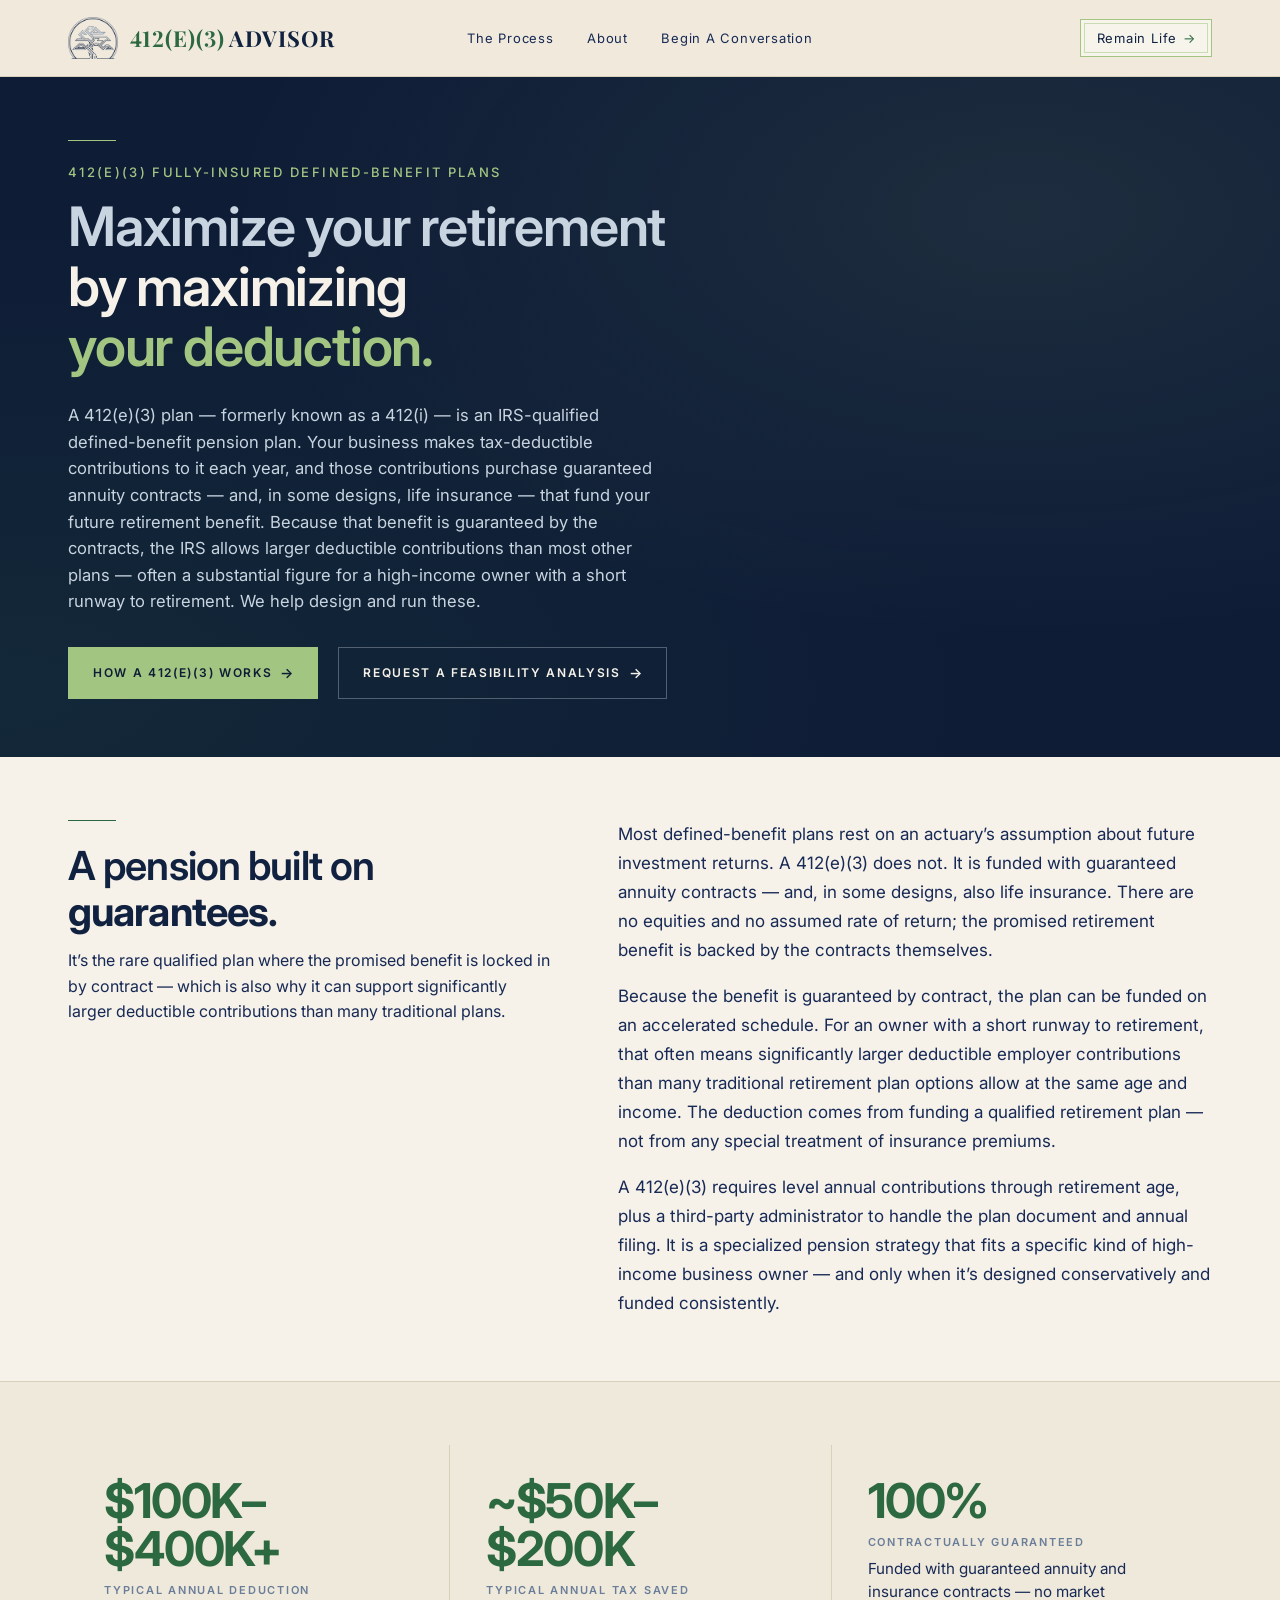
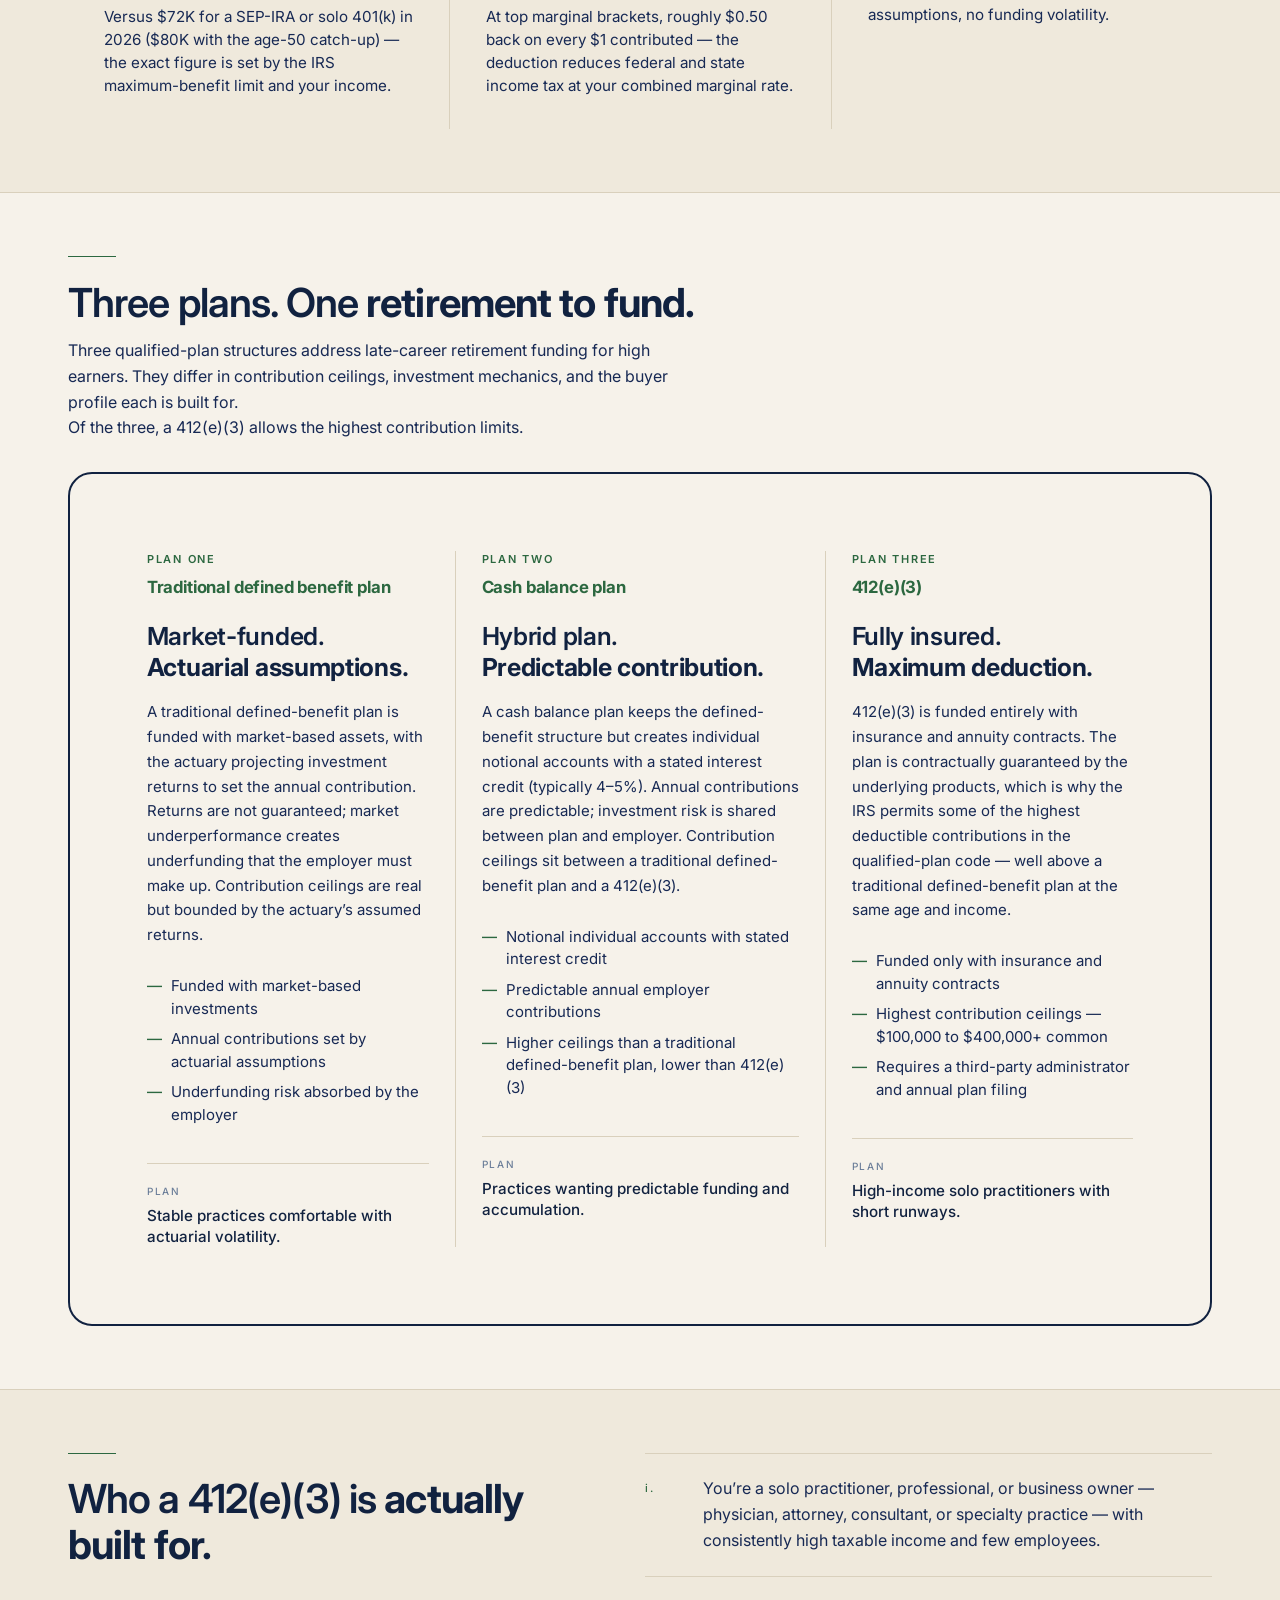
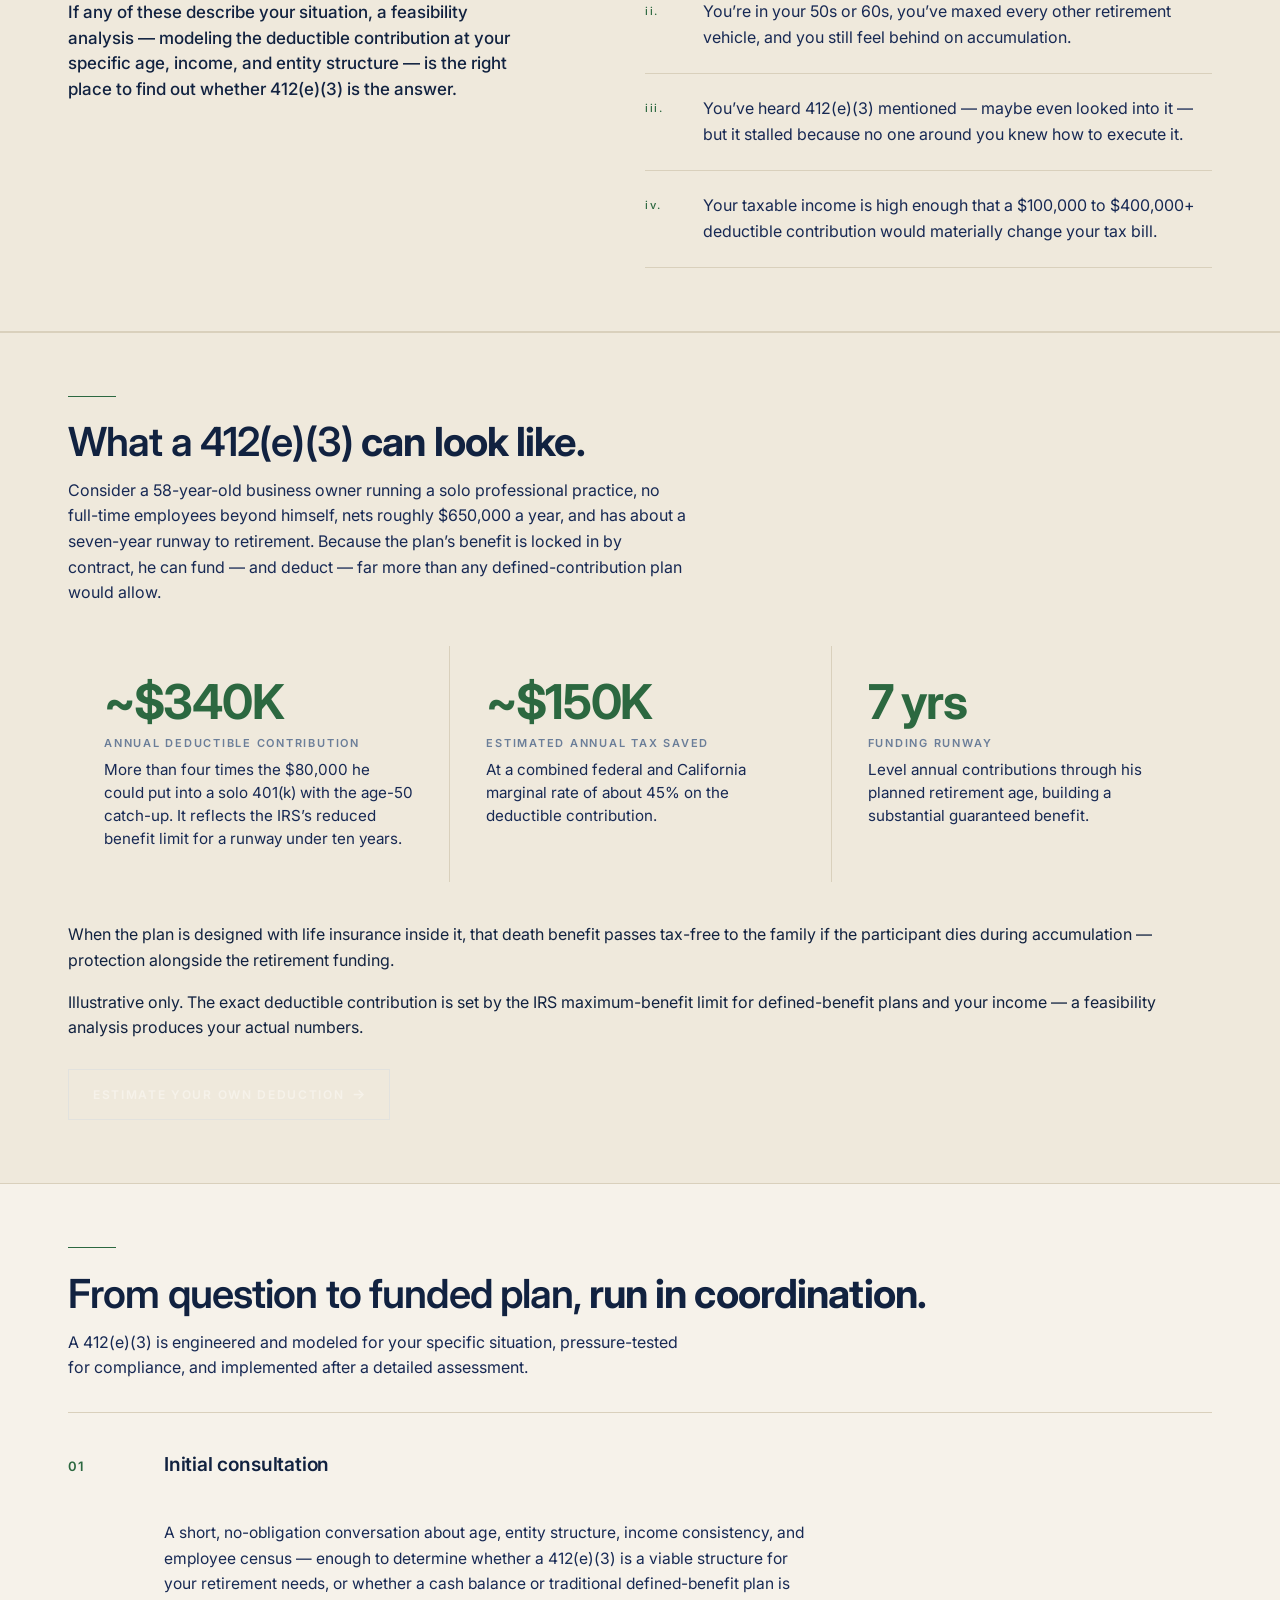
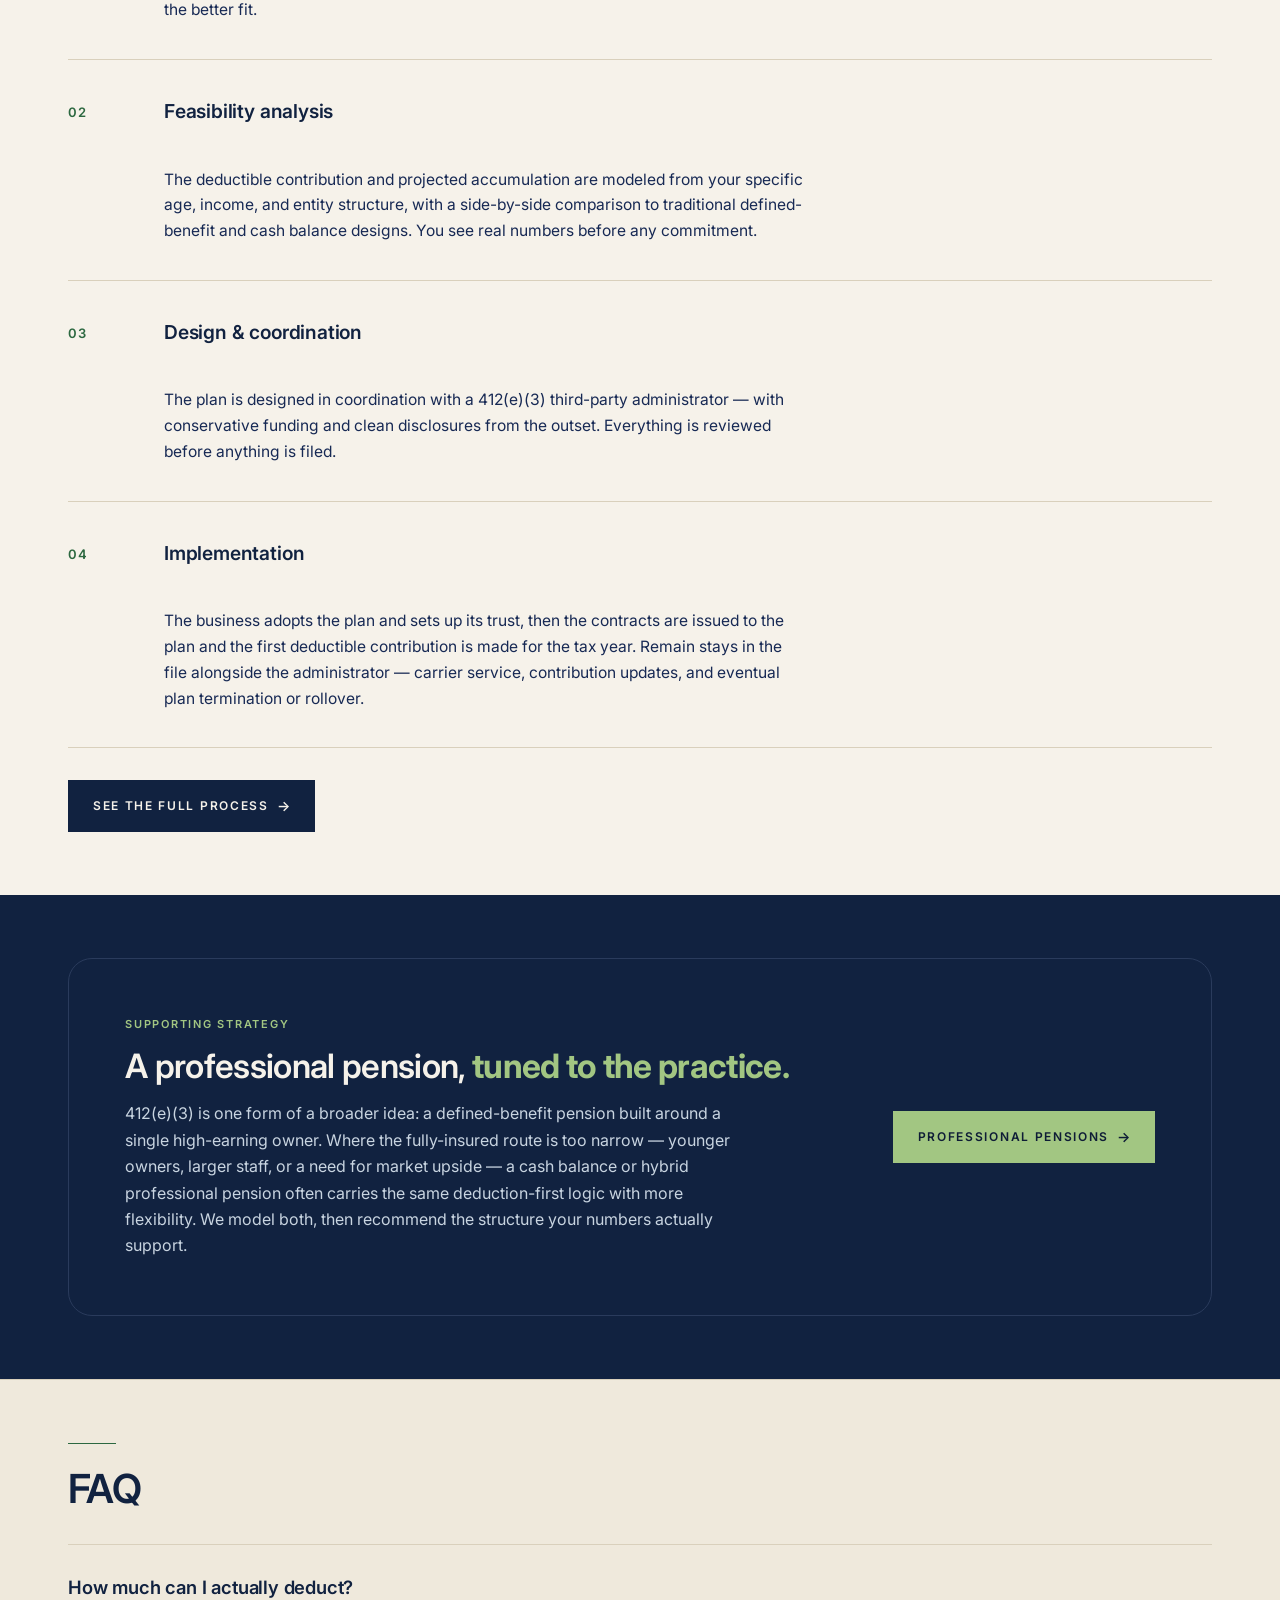
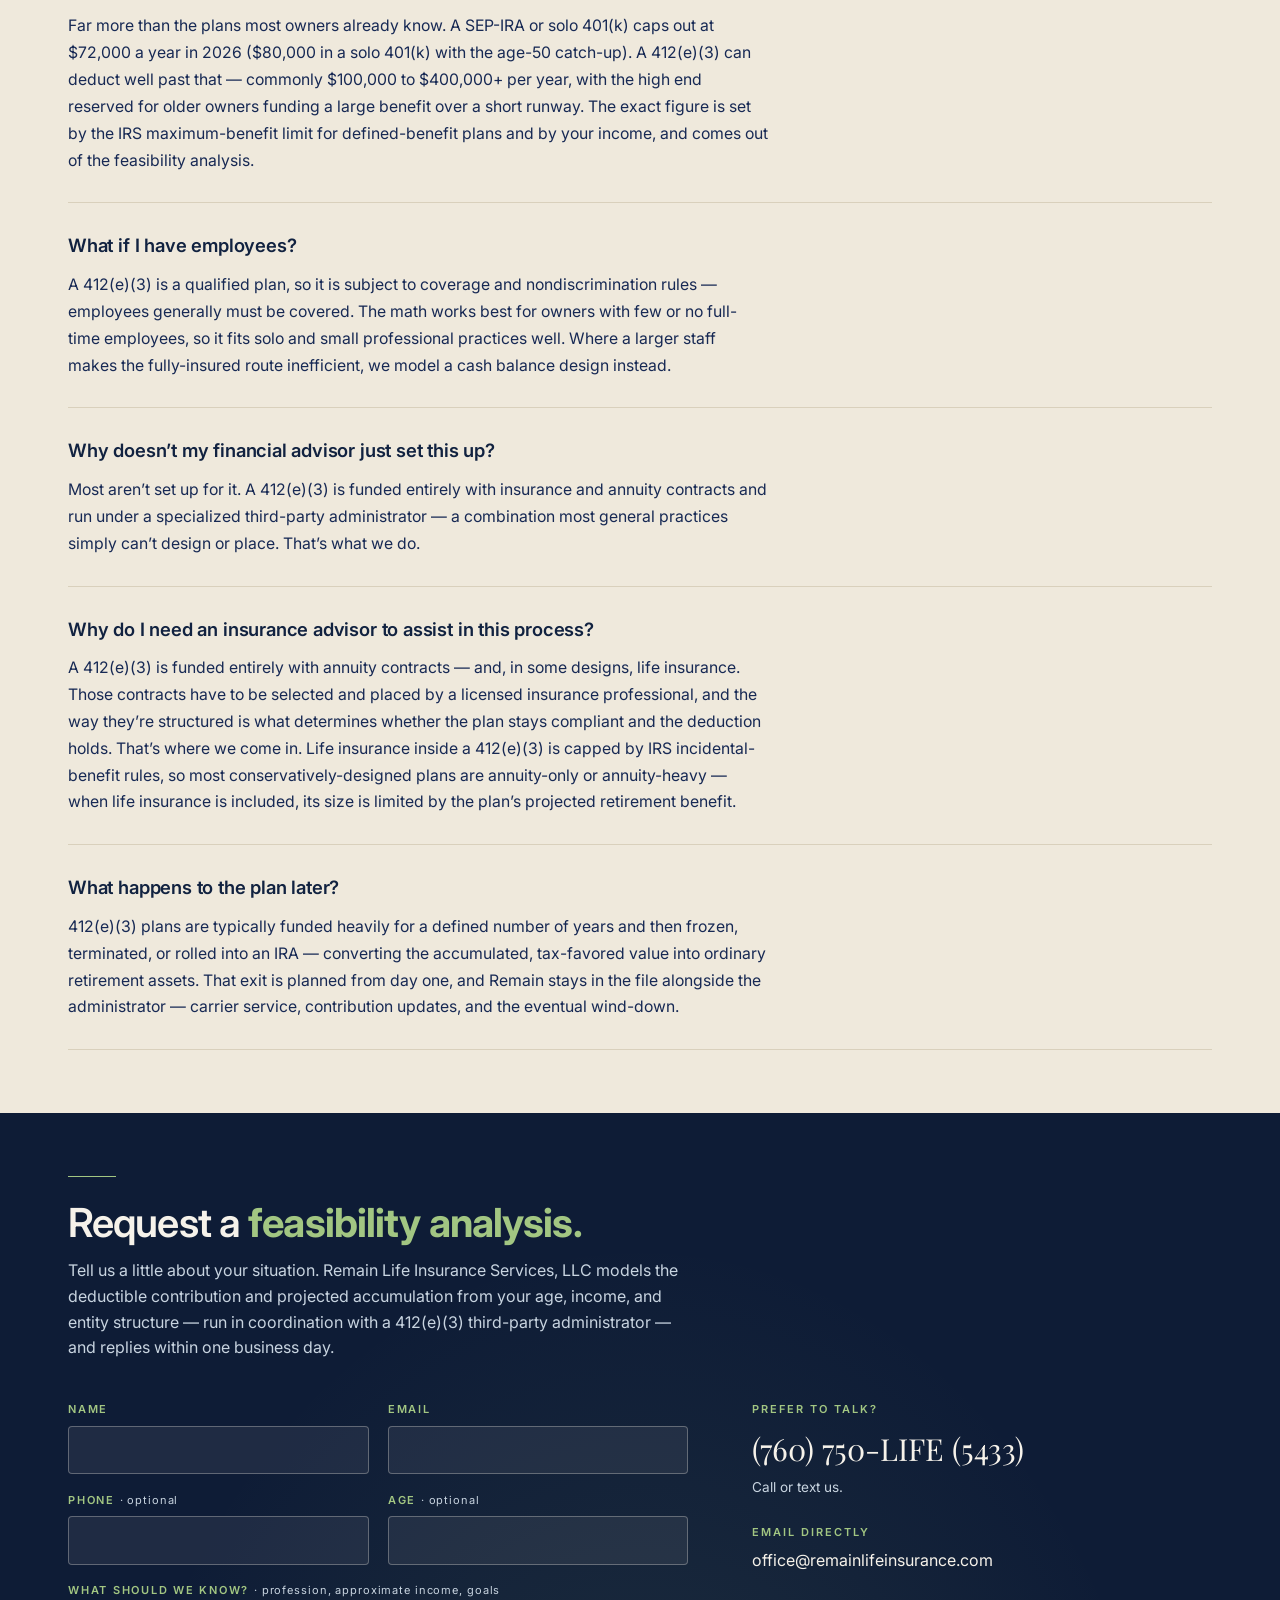
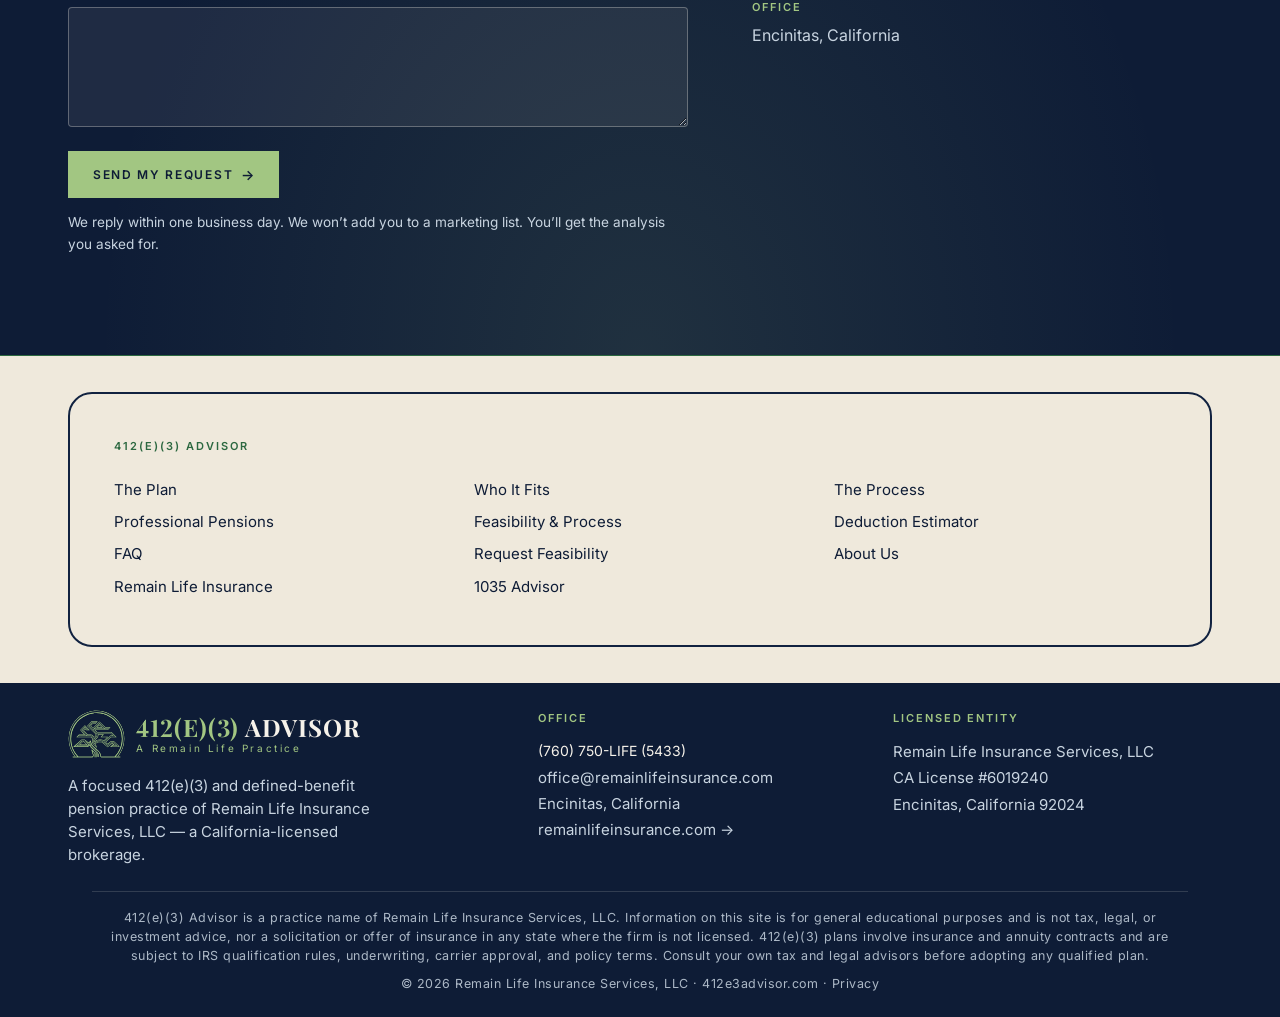
<file: index.html>
<!doctype html>
<html lang="en">
<head>
<script>document.documentElement.classList.add('js');</script>
<meta charset="UTF-8" />
<meta name="viewport" content="width=device-width, initial-scale=1.0" />
<!-- Google tag (gtag.js) -->
<script async src="https://www.googletagmanager.com/gtag/js?id=G-G8LLZYV89B"></script>
<script>
  window.dataLayer = window.dataLayer || [];
  function gtag(){dataLayer.push(arguments);}
  gtag('js', new Date());
  gtag('config', 'G-G8LLZYV89B');
  gtag('config', 'AW-18242442326');
</script>

<link rel="icon" type="image/png" sizes="32x32" href="/favicon-32.png" />
<link rel="apple-touch-icon" sizes="180x180" href="/apple-touch-icon.png" />
<title>412(e)(3) Advisor &mdash; Fully-Insured Defined-Benefit Pension Plans</title>
<meta name="description" content="A 412(e)(3) is an IRS-qualified, fully-insured defined-benefit plan with some of the highest deductible contributions in the code — frequently $100,000 to $400,000+ a year for high-income solo practitioners, versus $72,000 for a SEP or solo 401(k) in 2026. A Remain Life practice." />
<link rel="canonical" href="https://412e3advisor.com/" />
<meta name="robots" content="index, follow" />
<meta property="og:type" content="website" />
<meta property="og:site_name" content="412(e)(3) Advisor" />
<meta property="og:title" content="412(e)(3) Advisor — Fully-Insured Defined-Benefit Pension Plans" />
<meta property="og:description" content="An IRS-qualified, fully-insured defined-benefit plan with some of the highest deductible contributions in the code. Feasibility analysis run directly by Remain Life." />
<meta property="og:url" content="https://412e3advisor.com/" />
<meta property="og:image" content="https://412e3advisor.com/og-image.png" />
<meta property="og:image:width" content="1200" />
<meta property="og:image:height" content="630" />
<meta property="og:image:alt" content="412(e)(3) Advisor — a fully-insured defined-benefit pension practice of Remain Life." />
<meta property="og:locale" content="en_US" />
<meta name="twitter:card" content="summary_large_image" />
<meta name="twitter:title" content="412(e)(3) Advisor — Fully-Insured Defined-Benefit Pension Plans" />
<meta name="twitter:description" content="Among the highest deductible contributions in the qualified-plan code. A 412(e)(3) feasibility analysis run directly by Remain Life." />
<meta name="twitter:image" content="https://412e3advisor.com/og-image.png" />
<meta name="twitter:image:alt" content="412(e)(3) Advisor — a fully-insured defined-benefit pension practice of Remain Life." />

<link rel="preconnect" href="https://fonts.googleapis.com" />
<link rel="preconnect" href="https://fonts.gstatic.com" crossorigin />
<link href="https://fonts.googleapis.com/css2?family=Cormorant+Garamond:ital,wght@0,400;0,500;0,600;1,400&family=Inter:wght@300;400;500;600;700&display=swap" rel="stylesheet" />

<script type="application/ld+json">
{
  "@context": "https://schema.org",
  "@type": "FinancialService",
  "name": "412(e)(3) Advisor — a practice of Remain Life Insurance Services, LLC",
  "description": "412(e)(3) fully-insured defined-benefit pension plan design, feasibility analysis, and implementation for high-income solo practitioners and closely-held businesses.",
  "url": "https://412e3advisor.com/",
  "telephone": "+1-760-750-5433",
  "areaServed": { "@type": "State", "name": "California" },
  "sameAs": ["https://remainlifeinsurance.com/"],
  "parentOrganization": {
    "@type": "Organization",
    "name": "Remain Life Insurance Services, LLC",
    "url": "https://remainlifeinsurance.com/"
  },
  "address": {
    "@type": "PostalAddress",
    "addressLocality": "Encinitas",
    "addressRegion": "CA",
    "postalCode": "92024",
    "addressCountry": "US"
  }
}
</script>
<script type="application/ld+json">
{
  "@context": "https://schema.org",
  "@type": "FAQPage",
  "mainEntity": [
    {
      "@type": "Question",
      "name": "What is a 412(e)(3) plan?",
      "acceptedAnswer": { "@type": "Answer", "text": "A 412(e)(3) is an IRS-qualified defined-benefit pension plan funded entirely with guaranteed life insurance and annuity contracts. Because the benefit is contractually guaranteed by the underlying products, the IRS permits some of the highest deductible employer contributions in the qualified-plan code." }
    },
    {
      "@type": "Question",
      "name": "How much can I actually deduct?",
      "acceptedAnswer": { "@type": "Answer", "text": "Far more than the plans most owners already know. A SEP-IRA or solo 401(k) caps out at $72,000 a year in 2026 ($80,000 in a solo 401(k) with the age-50 catch-up). A 412(e)(3) can deduct well past that — commonly $100,000 to $400,000+ per year, with the high end reserved for older owners funding a large benefit over a short runway. The exact figure is set by the IRS maximum-benefit limit for defined-benefit plans and by your income, and comes out of the feasibility analysis." }
    },
    {
      "@type": "Question",
      "name": "What if I have employees?",
      "acceptedAnswer": { "@type": "Answer", "text": "A 412(e)(3) is a qualified plan, so it is subject to coverage and nondiscrimination rules — employees generally must be covered. The math works best for owners with few or no full-time employees, so it fits solo and small professional practices well. Where a larger staff makes the fully-insured route inefficient, we model a cash balance design instead." }
    },
    {
      "@type": "Question",
      "name": "Why doesn't my financial advisor just set this up?",
      "acceptedAnswer": { "@type": "Answer", "text": "Most aren't set up for it. A 412(e)(3) is funded entirely with insurance and annuity contracts and run under a specialized third-party administrator — a combination most general practices simply can't design or place. That's what we do." }
    },
    {
      "@type": "Question",
      "name": "Why do I need an insurance advisor to assist in this process?",
      "acceptedAnswer": { "@type": "Answer", "text": "A 412(e)(3) is funded entirely with annuity contracts — and, in some designs, life insurance. Those contracts have to be selected and placed by a licensed insurance professional, and the way they're structured is what determines whether the plan stays compliant and the deduction holds. That's where we come in. Life insurance inside a 412(e)(3) is capped by IRS incidental-benefit rules, so most conservatively-designed plans are annuity-only or annuity-heavy — when life insurance is included, its size is limited by the plan's projected retirement benefit." }
    },
    {
      "@type": "Question",
      "name": "What happens to the plan later?",
      "acceptedAnswer": { "@type": "Answer", "text": "412(e)(3) plans are typically funded heavily for a defined number of years and then frozen, terminated, or rolled into an IRA — converting the accumulated, tax-favored value into ordinary retirement assets. That exit is planned from day one, and Remain stays in the file alongside the administrator — carrier service, contribution updates, and the eventual wind-down." }
    },
    {
      "@type": "Question",
      "name": "Is a 412(e)(3) the same as the old 412(i) plan?",
      "acceptedAnswer": { "@type": "Answer", "text": "Yes — 412(e)(3) is the current code section for what was formerly 412(i). The structure is fully legitimate and IRS-sanctioned. The abuses of the early 2000s involved aggressive, poorly disclosed designs that the IRS later prohibited. A properly designed, conservatively funded 412(e)(3) with clean disclosures avoids all of that." }
    },
    {
      "@type": "Question",
      "name": "Who is a 412(e)(3) plan right for?",
      "acceptedAnswer": { "@type": "Answer", "text": "High-income solo practitioners, professionals, and closely-held business owners — physicians, attorneys, consultants, entrepreneurs, specialty practices — typically in their 50s or 60s, with few or no employees, who have maxed other retirement vehicles and want the largest possible deductible contribution in a short runway to retirement." }
    }
  ]
}
</script>

<link rel="stylesheet" href="/assets/site.css?v=844a607a" />
</head>

<body>

<!-- ──────────────────────── HEADER ──────────────────────── -->
<header class="site">
  <div class="container row">
    <a href="/" class="wordmark-small" aria-label="412(e)(3) Advisor — home">
      <img class="wm-mark" src="/logo-mark.png" alt="" />
      <span class="wm-text">
        <span class="wm-name"><span class="wm-num">412(e)(3)</span> <span class="wm-word">Advisor</span></span>
      </span>
    </a>
    <nav class="primary" aria-label="Primary">
      <a href="/how-it-works">The Process</a>
      <a href="/about">About</a>
      <a href="#contact" class="cta">Begin A Conversation</a>
    </nav>
    <a href="https://remainlifeinsurance.com" class="nav-assess"><span class="na-label">Remain&nbsp;Life</span><span class="na-arrow" aria-hidden="true">&rarr;</span></a>
  </div>
</header>

<main id="top">

<!-- ──────────────────────── HERO BAND ──────────────────────── -->
<section class="hero-band">
  <div class="container">
    <div class="label-row">
      <hr class="rule-gold" />
    </div>

    <h1 class="display tri-color">
      <span class="h1-kicker">412(e)(3) Fully-Insured Defined-Benefit Plans</span>
      <span class="line-1">Maximize your retirement</span>
      <span class="line-2">by maximizing</span>
      <span class="line-3">your deduction.</span>
    </h1>

    <p class="lede">
      A 412(e)(3) plan &mdash; formerly known as a 412(i) &mdash; is an IRS-qualified defined-benefit pension plan. Your business makes tax-deductible contributions to it each year, and those contributions purchase guaranteed annuity contracts &mdash; and, in some designs, life insurance &mdash; that fund your future retirement benefit. Because that benefit is guaranteed by the contracts, the IRS allows larger deductible contributions than most other plans &mdash; often a substantial figure for a high-income owner with a short runway to retirement. We help design and run these.
    </p>

    <div class="hero-actions">
      <a href="#what" class="btn">
        <span>How A 412(e)(3) Works</span>
        <span class="arrow">&rarr;</span>
      </a>
      <a href="#contact" class="btn btn-ghost">
        <span>Request A Feasibility Analysis</span>
        <span class="arrow">&rarr;</span>
      </a>
    </div>
  </div>
</section>

<!-- ──────────────────────── WHAT IT IS ──────────────────────── -->
<section class="define" id="what">
  <div class="container">
    <div class="section-head reveal" style="margin-bottom:0;">
      <hr class="rule-gold" />
      <h2 class="display">A pension built on <em>guarantees.</em></h2>
      <p class="sub">It&rsquo;s the rare qualified plan where the promised benefit is locked in by contract &mdash; which is also why it can support significantly larger deductible contributions than many traditional plans.</p>
    </div>

    <div class="prose reveal">
      <p>Most defined-benefit plans rest on an actuary&rsquo;s assumption about future investment returns. A 412(e)(3) does not. It is funded with guaranteed annuity contracts &mdash; and, in some designs, also life insurance. There are no equities and no assumed rate of return; the promised retirement benefit is backed by the contracts themselves.</p>
      <p>Because the benefit is guaranteed by contract, the plan can be funded on an accelerated schedule. For an owner with a short runway to retirement, that often means significantly larger deductible employer contributions than many traditional retirement plan options allow at the same age and income. The deduction comes from funding a qualified retirement plan &mdash; not from any special treatment of insurance premiums.</p>
      <p>A 412(e)(3) requires level annual contributions through retirement age, plus a third-party administrator to handle the plan document and annual filing. It is a specialized pension strategy that fits a specific kind of high-income business owner &mdash; and only when it&rsquo;s designed conservatively and funded consistently.</p>
    </div>
  </div>
</section>

<!-- ──────────────────────── METRICS ──────────────────────── -->
<section class="metrics">
  <div class="container">
    <div class="metrics-grid reveal">
      <div class="metric">
        <p class="figure">$100K&ndash;$400K+</p>
        <p class="k">Typical annual deduction</p>
        <p class="v">Versus $72K for a SEP-IRA or solo 401(k) in 2026 ($80K with the age-50 catch-up) &mdash; the exact figure is set by the IRS maximum-benefit limit and your income.</p>
      </div>
      <div class="metric">
        <p class="figure">~$50K&ndash;$200K</p>
        <p class="k">Typical annual tax saved</p>
        <p class="v">At top marginal brackets, roughly $0.50 back on every $1 contributed &mdash; the deduction reduces federal and state income tax at your combined marginal rate.</p>
      </div>
      <div class="metric">
        <p class="figure">100%</p>
        <p class="k">Contractually guaranteed</p>
        <p class="v">Funded with guaranteed annuity and insurance contracts &mdash; no market assumptions, no funding volatility.</p>
      </div>
    </div>
  </div>
</section>

<!-- ──────────────────────── THREE PLANS ──────────────────────── -->
<section class="paths">
  <div class="container">
    <div class="section-head reveal">
      <hr class="rule-gold" />
      <h2 class="display">Three plans. One <em>retirement to fund.</em></h2>
      <p class="sub">Three qualified-plan structures address late-career retirement funding for high earners. They differ in contribution ceilings, investment mechanics, and the buyer profile each is built for.</p>
      <p class="sub">Of the three, a 412(e)(3) allows the highest contribution limits.</p>
    </div>

    <div class="paths-box three-col reveal">

      <div class="path-col">
        <span class="path-label">Plan One<br><span class="plan-name">Traditional defined benefit plan</span></span>
        <h3>Market-funded.<br><em>Actuarial assumptions.</em></h3>
        <p class="body">
          A traditional defined-benefit plan is funded with market-based assets, with the actuary projecting investment returns to set the annual contribution. Returns are not guaranteed; market underperformance creates underfunding that the employer must make up. Contribution ceilings are real but bounded by the actuary&rsquo;s assumed returns.
        </p>
        <ul>
          <li>Funded with market-based investments</li>
          <li>Annual contributions set by actuarial assumptions</li>
          <li>Underfunding risk absorbed by the employer</li>
        </ul>
        <div class="best-for">
          <span class="k">Plan</span>
          <span class="v">Stable practices comfortable with actuarial volatility.</span>
        </div>
      </div>

      <div class="path-col">
        <span class="path-label">Plan Two<br><span class="plan-name">Cash balance plan</span></span>
        <h3>Hybrid plan.<br><em>Predictable contribution.</em></h3>
        <p class="body">
          A cash balance plan keeps the defined-benefit structure but creates individual notional accounts with a stated interest credit (typically 4&ndash;5%). Annual contributions are predictable; investment risk is shared between plan and employer. Contribution ceilings sit between a traditional defined-benefit plan and a 412(e)(3).
        </p>
        <ul>
          <li>Notional individual accounts with stated interest credit</li>
          <li>Predictable annual employer contributions</li>
          <li>Higher ceilings than a traditional defined-benefit plan, lower than 412(e)(3)</li>
        </ul>
        <div class="best-for">
          <span class="k">Plan</span>
          <span class="v">Practices wanting predictable funding and accumulation.</span>
        </div>
      </div>

      <div class="path-col feature">
        <span class="path-label">Plan Three<br><span class="plan-name">412(e)(3)</span></span>
        <h3>Fully insured.<br><em>Maximum deduction.</em></h3>
        <p class="body">
          412(e)(3) is funded entirely with insurance and annuity contracts. The plan is contractually guaranteed by the underlying products, which is why the IRS permits some of the highest deductible contributions in the qualified-plan code &mdash; well above a traditional defined-benefit plan at the same age and income.
        </p>
        <ul>
          <li>Funded only with insurance and annuity contracts</li>
          <li>Highest contribution ceilings &mdash; $100,000 to $400,000+ common</li>
          <li>Requires a third-party administrator and annual plan filing</li>
        </ul>
        <div class="best-for">
          <span class="k">Plan</span>
          <span class="v">High-income solo practitioners with short runways.</span>
        </div>
      </div>

    </div>
  </div>
</section>

<!-- ──────────────────────── WHO IT FITS ──────────────────────── -->
<section class="scenario" id="fit">
  <div class="container">
    <div class="section-head reveal" style="margin-bottom:0;">
      <hr class="rule-gold" />
      <h2 class="display">Who a 412(e)(3) is <em>actually built for.</em></h2>
      <p class="closing">
        If any of these describe your situation, a feasibility analysis &mdash; modeling the deductible contribution at your specific age, income, and entity structure &mdash; is the right place to find out whether 412(e)(3) is the answer.
      </p>
    </div>

    <ol class="scenario-list reveal">
      <li>
        <span class="num">i.</span>
        <span>You&rsquo;re a solo practitioner, professional, or business owner &mdash; physician, attorney, consultant, or specialty practice &mdash; with consistently high taxable income and few employees.</span>
      </li>
      <li>
        <span class="num">ii.</span>
        <span>You&rsquo;re in your 50s or 60s, you&rsquo;ve maxed every other retirement vehicle, and you still feel behind on accumulation.</span>
      </li>
      <li>
        <span class="num">iii.</span>
        <span>You&rsquo;ve heard 412(e)(3) mentioned &mdash; maybe even looked into it &mdash; but it stalled because no one around you knew how to execute it.</span>
      </li>
      <li>
        <span class="num">iv.</span>
        <span>Your taxable income is high enough that a $100,000 to $400,000+ deductible contribution would materially change your tax bill.</span>
      </li>
    </ol>
  </div>
</section>

<!-- ──────────────────────── WORKED EXAMPLE ──────────────────────── -->
<section class="metrics" id="example">
  <div class="container">
    <div class="section-head reveal" style="margin-bottom:2.5rem;">
      <hr class="rule-gold" />
      <h2 class="display">What a 412(e)(3) <em>can look like.</em></h2>
      <p class="sub">Consider a 58-year-old business owner running a solo professional practice, no full-time employees beyond himself, nets roughly $650,000 a year, and has about a seven-year runway to retirement. Because the plan&rsquo;s benefit is locked in by contract, he can fund &mdash; and deduct &mdash; far more than any defined-contribution plan would allow.</p>
    </div>

    <div class="metrics-grid reveal">
      <div class="metric">
        <p class="figure">~$340K</p>
        <p class="k">Annual deductible contribution</p>
        <p class="v">More than four times the $80,000 he could put into a solo 401(k) with the age-50 catch-up. It reflects the IRS&rsquo;s reduced benefit limit for a runway under ten years.</p>
      </div>
      <div class="metric">
        <p class="figure">~$150K</p>
        <p class="k">Estimated annual tax saved</p>
        <p class="v">At a combined federal and California marginal rate of about 45% on the deductible contribution.</p>
      </div>
      <div class="metric">
        <p class="figure">7 yrs</p>
        <p class="k">Funding runway</p>
        <p class="v">Level annual contributions through his planned retirement age, building a substantial guaranteed benefit.</p>
      </div>
    </div>

    <p class="closing reveal" style="margin-top:2.5rem;">
      When the plan is designed with life insurance inside it, that death benefit passes tax-free to the family if the participant dies during accumulation &mdash; protection alongside the retirement funding.
    </p>
    <p class="closing reveal" style="margin-top:1rem;">
      Illustrative only. The exact deductible contribution is set by the IRS maximum-benefit limit for defined-benefit plans and your income &mdash; a feasibility analysis produces your actual numbers.
    </p>
    <div class="actions reveal" style="margin-top:1.75rem;">
      <a href="/deduction-estimator" class="btn btn-ghost"><span>Estimate Your Own Deduction</span><span class="arrow">&rarr;</span></a>
    </div>
  </div>
</section>

<!-- ──────────────────────── PROCESS ──────────────────────── -->
<section class="process" id="process">
  <div class="container">
    <div class="section-head reveal">
      <hr class="rule-gold" />
      <h2 class="display">From question to funded plan, <em>run in coordination.</em></h2>
      <p class="sub">A 412(e)(3) is engineered and modeled for your specific situation, pressure-tested for compliance, and implemented after a detailed assessment.</p>
    </div>

    <ol class="steps reveal">
      <li>
        <h3>Initial consultation</h3>
        <p>A short, no-obligation conversation about age, entity structure, income consistency, and employee census &mdash; enough to determine whether a 412(e)(3) is a viable structure for your retirement needs, or whether a cash balance or traditional defined-benefit plan is the better fit.</p>
      </li>
      <li>
        <h3>Feasibility analysis</h3>
        <p>The deductible contribution and projected accumulation are modeled from your specific age, income, and entity structure, with a side-by-side comparison to traditional defined-benefit and cash balance designs. You see real numbers before any commitment.</p>
      </li>
      <li>
        <h3>Design &amp; coordination</h3>
        <p>The plan is designed in coordination with a 412(e)(3) third-party administrator &mdash; with conservative funding and clean disclosures from the outset. Everything is reviewed before anything is filed.</p>
      </li>
      <li>
        <h3>Implementation</h3>
        <p>The business adopts the plan and sets up its trust, then the contracts are issued to the plan and the first deductible contribution is made for the tax year. Remain stays in the file alongside the administrator &mdash; carrier service, contribution updates, and eventual plan termination or rollover.</p>
      </li>
    </ol>

    <div class="reveal" style="margin-top:2rem;">
      <a href="/how-it-works" class="btn btn-dark">
        <span>See the full process</span>
        <span class="arrow">&rarr;</span>
      </a>
    </div>
  </div>
</section>

<!-- ──────────────────────── PROFESSIONAL PENSION CALLOUT ──────────────────────── -->
<section class="callout">
  <div class="container">
    <div class="frame reveal">
      <div>
        <p class="path-label">Supporting strategy</p>
        <h2>A professional pension, <em>tuned to the practice.</em></h2>
        <p>412(e)(3) is one form of a broader idea: a defined-benefit pension built around a single high-earning owner. Where the fully-insured route is too narrow &mdash; younger owners, larger staff, or a need for market upside &mdash; a cash balance or hybrid professional pension often carries the same deduction-first logic with more flexibility. We model both, then recommend the structure your numbers actually support.</p>
      </div>
      <div>
        <a href="/professional-pension" class="btn">
          <span>Professional pensions</span>
          <span class="arrow">&rarr;</span>
        </a>
      </div>
    </div>
  </div>
</section>

<!-- ──────────────────────── FAQ ──────────────────────── -->
<section class="faq" id="faq">
  <div class="container">
    <div class="section-head reveal">
      <hr class="rule-gold" />
      <h2 class="display">FAQ</h2>
    </div>

    <div class="faq-list reveal">
      <div class="faq-item">
        <h3>How much can I actually deduct?</h3>
        <p>Far more than the plans most owners already know. A SEP-IRA or solo 401(k) caps out at $72,000 a year in 2026 ($80,000 in a solo 401(k) with the age-50 catch-up). A 412(e)(3) can deduct well past that &mdash; commonly $100,000 to $400,000+ per year, with the high end reserved for older owners funding a large benefit over a short runway. The exact figure is set by the IRS maximum-benefit limit for defined-benefit plans and by your income, and comes out of the feasibility analysis.</p>
      </div>
      <div class="faq-item">
        <h3>What if I have employees?</h3>
        <p>A 412(e)(3) is a qualified plan, so it is subject to coverage and nondiscrimination rules &mdash; employees generally must be covered. The math works best for owners with few or no full-time employees, so it fits solo and small professional practices well. Where a larger staff makes the fully-insured route inefficient, we model a cash balance design instead.</p>
      </div>
      <div class="faq-item">
        <h3>Why doesn&rsquo;t my financial advisor just set this up?</h3>
        <p>Most aren&rsquo;t set up for it. A 412(e)(3) is funded entirely with insurance and annuity contracts and run under a specialized third-party administrator &mdash; a combination most general practices simply can&rsquo;t design or place. That&rsquo;s what we do.</p>
      </div>
      <div class="faq-item">
        <h3>Why do I need an insurance advisor to assist in this process?</h3>
        <p>A 412(e)(3) is funded entirely with annuity contracts &mdash; and, in some designs, life insurance. Those contracts have to be selected and placed by a licensed insurance professional, and the way they&rsquo;re structured is what determines whether the plan stays compliant and the deduction holds. That&rsquo;s where we come in. Life insurance inside a 412(e)(3) is capped by IRS incidental-benefit rules, so most conservatively-designed plans are annuity-only or annuity-heavy &mdash; when life insurance is included, its size is limited by the plan&rsquo;s projected retirement benefit.</p>
      </div>
      <div class="faq-item">
        <h3>What happens to the plan later?</h3>
        <p>412(e)(3) plans are typically funded heavily for a defined number of years and then frozen, terminated, or rolled into an IRA &mdash; converting the accumulated, tax-favored value into ordinary retirement assets. That exit is planned from day one, and Remain stays in the file alongside the administrator &mdash; carrier service, contribution updates, and the eventual wind-down.</p>
      </div>
    </div>
  </div>
</section>

<!-- ──────────────────────── HANDOFF ─ CONTACT ──────────────────────── -->
<section class="handoff" id="contact">
  <div class="container">
    <div class="section-head reveal">
      <hr class="rule-gold" />
      <h2 class="display">Request a <em>feasibility analysis.</em></h2>
      <p class="sub">
        Tell us a little about your situation. Remain Life Insurance Services, LLC models the deductible contribution and projected accumulation from your age, income, and entity structure &mdash; run in coordination with a 412(e)(3) third-party administrator &mdash; and replies within one business day.
      </p>
    </div>

    <div class="contact-grid reveal">
      <form class="lead-form" id="lead-form" novalidate>
        <div class="lf-row two">
          <label>Name
            <input type="text" name="name" autocomplete="name" required /></label>
          <label>Email
            <input type="email" name="email" autocomplete="email" required /></label>
        </div>
        <div class="lf-row two">
          <label>Phone <span class="opt">&middot; optional</span>
            <input type="tel" name="phone" autocomplete="tel" /></label>
          <label>Age <span class="opt">&middot; optional</span>
            <input type="text" name="age" inputmode="numeric" /></label>
        </div>
        <label>What should we know? <span class="opt">&middot; profession, approximate income, goals</span>
          <textarea name="message" rows="4"></textarea></label>
        <button type="submit" class="btn"><span>Send my request</span> <span class="arrow">&rarr;</span></button>
        <p class="lf-note">We reply within one business day. We won&rsquo;t add you to a marketing list. You&rsquo;ll get the analysis you asked for.</p>
        <p class="lf-status" role="status" aria-live="polite"></p>
      </form>

      <aside class="contact-direct">
        <h3>Prefer to talk?</h3>
        <p class="cd-num"><a href="tel:+17607505433">(760) 750-LIFE (5433)</a></p>
        <p class="cd-sub">Call or text us.</p>
        <h3>Email directly</h3>
        <p><a href="mailto:office@remainlifeinsurance.com">office@remainlifeinsurance.com</a></p>
        <h3>Office</h3>
        <p>Encinitas, California</p>
      </aside>
    </div>
  </div>
</section>

</main>

<!-- ──────────────────────── FOOTER ──────────────────────── -->
<footer class="site">

  <div class="footer-top">
    <div class="container">
      <div class="footer-practice-frame">
        <h4 class="footer-section-label">412(e)(3) Advisor</h4>
        <nav class="footer-practice-grid" aria-label="Footer navigation">
          <a href="#what">The Plan</a>
          <a href="#fit">Who It Fits</a>
          <a href="#process">The Process</a>
          <a href="/professional-pension">Professional Pensions</a>
          <a href="/how-it-works">Feasibility &amp; Process</a>
          <a href="/deduction-estimator">Deduction Estimator</a>
          <a href="#faq">FAQ</a>
          <a href="#contact">Request Feasibility</a>
          <a href="/about">About Us</a>
          <a href="https://remainlifeinsurance.com">Remain Life Insurance</a>
          <a href="https://1035advisor.com">1035 Advisor</a>
        </nav>
      </div>
    </div>
  </div>

  <div class="footer-bottom">
    <div class="container">
      <div class="footer-info-grid">
        <div class="brand-col">
          <div class="wordmark-foot">
            <img class="wm-mark" src="/logo-mark-green.svg" alt="" />
            <span class="wm-text">
              <span class="wm-name"><span class="wm-num">412(e)(3)</span> <span class="wm-word">Advisor</span></span>
              <span class="sub">A Remain Life Practice</span>
            </span>
          </div>
          <p>A focused 412(e)(3) and defined-benefit pension practice of Remain Life Insurance Services, LLC &mdash; a California-licensed brokerage.</p>
        </div>

        <div class="info-col">
          <h4>Office</h4>
          <div class="stack">
            <a href="tel:+17607505433">(760) 750-LIFE (5433)</a>
            <a href="mailto:office@remainlifeinsurance.com">office@remainlifeinsurance.com</a>
            <p>Encinitas, California</p>
            <a href="https://remainlifeinsurance.com">remainlifeinsurance.com &rarr;</a>
          </div>
        </div>

        <div class="info-col">
          <h4>Licensed Entity</h4>
          <div class="stack">
            <p>Remain Life Insurance Services, LLC</p>
            <p>CA License #6019240</p>
            <p>Encinitas, California 92024</p>
          </div>
        </div>
      </div>

      <div class="legal">
        <p>412(e)(3) Advisor is a practice name of Remain Life Insurance Services, LLC. Information on this site is for general educational purposes and is not tax, legal, or investment advice, nor a solicitation or offer of insurance in any state where the firm is not licensed. 412(e)(3) plans involve insurance and annuity contracts and are subject to IRS qualification rules, underwriting, carrier approval, and policy terms. Consult your own tax and legal advisors before adopting any qualified plan.</p>
        <p>&copy; <span id="year">2026</span> Remain Life Insurance Services, LLC &middot; 412e3advisor.com &middot; <a href="https://remainlifeinsurance.com/privacy" style="color: inherit;">Privacy</a></p>
      </div>
    </div>
  </div>
</footer>

<script>
  document.getElementById('year').textContent = new Date().getFullYear();

  if ('IntersectionObserver' in window) {
    const io = new IntersectionObserver((entries) => {
      for (const entry of entries) {
        if (entry.isIntersecting) { entry.target.classList.add('in'); io.unobserve(entry.target); }
      }
    }, { threshold: 0.12, rootMargin: '0px 0px -40px 0px' });
    document.querySelectorAll('.reveal').forEach(el => io.observe(el));
  } else {
    document.querySelectorAll('.reveal').forEach(el => el.classList.add('in'));
  }
</script>

<script>
(function () {
  // GA4 conversion events: call/text/email taps
  if (typeof gtag !== 'function') return;
  document.addEventListener('click', function (e) {
    var a = e.target && e.target.closest && e.target.closest('a[href^="tel:"], a[href^="sms:"], a[href^="mailto:"]');
    if (!a) return;
    var h = a.getAttribute('href') || '';
    var name = h.indexOf('tel:') === 0 ? 'call_click' : h.indexOf('sms:') === 0 ? 'text_click' : 'email_click';
    gtag('event', name, { link_url: h.split('?')[0], page_path: location.pathname });
  });
})();
</script>
<script>
(function () {
  // Desktop: show phone numbers as plain text (no app launching, no gimmicks).
  var desktop = window.matchMedia('(hover: hover) and (pointer: fine)').matches && !('ontouchstart' in window);
  if (desktop) {
    document.querySelectorAll('a[href^="tel:"]').forEach(function (a) {
      var s = document.createElement('span');
      s.textContent = a.textContent;
      s.style.cssText = 'color:inherit;';
      a.replaceWith(s);
    });
  }
  // Lead form: in-page submit, no mail app required.
  var form = document.getElementById('lead-form');
  if (!form) return;
  form.addEventListener('submit', function (e) {
    e.preventDefault();
    var status = form.querySelector('.lf-status');
    var btn = form.querySelector('button');
    var data = {};
    ['name', 'email', 'phone', 'age', 'message'].forEach(function (k) {
      data[k] = (form.querySelector('[name="' + k + '"]') || {}).value || '';
    });
    if (!data.name || !data.email) {
      status.textContent = 'Please add your name and email so we can reply.';
      return;
    }
    data._subject = 'Feasibility request \u2014 412e3advisor.com';
    data._template = 'table';
    btn.disabled = true;
    status.textContent = 'Sending\u2026';
    fetch('https://formsubmit.co/ajax/1a27fe8b7f97be1c8f9723604e0c9b80', {
      method: 'POST',
      headers: { 'Content-Type': 'application/json', 'Accept': 'application/json' },
      body: JSON.stringify(data)
    }).then(function (r) { return r.json(); }).then(function () {
      form.querySelectorAll('input, textarea').forEach(function (el) { el.value = ''; });
      status.textContent = 'Thank you \u2014 your request is in. We\u2019ll reply within one business day.';
      btn.disabled = false;
      if (typeof gtag === 'function') {
        gtag('event', 'feasibility_request', { page_path: location.pathname });
        gtag('event', 'ads_conversion_About_Us_1', {});
      }
    }).catch(function () {
      status.textContent = 'Something went wrong \u2014 please email office@remainlifeinsurance.com directly.';
      btn.disabled = false;
    });
  });
})();
</script>
</body>
</html>
</file>
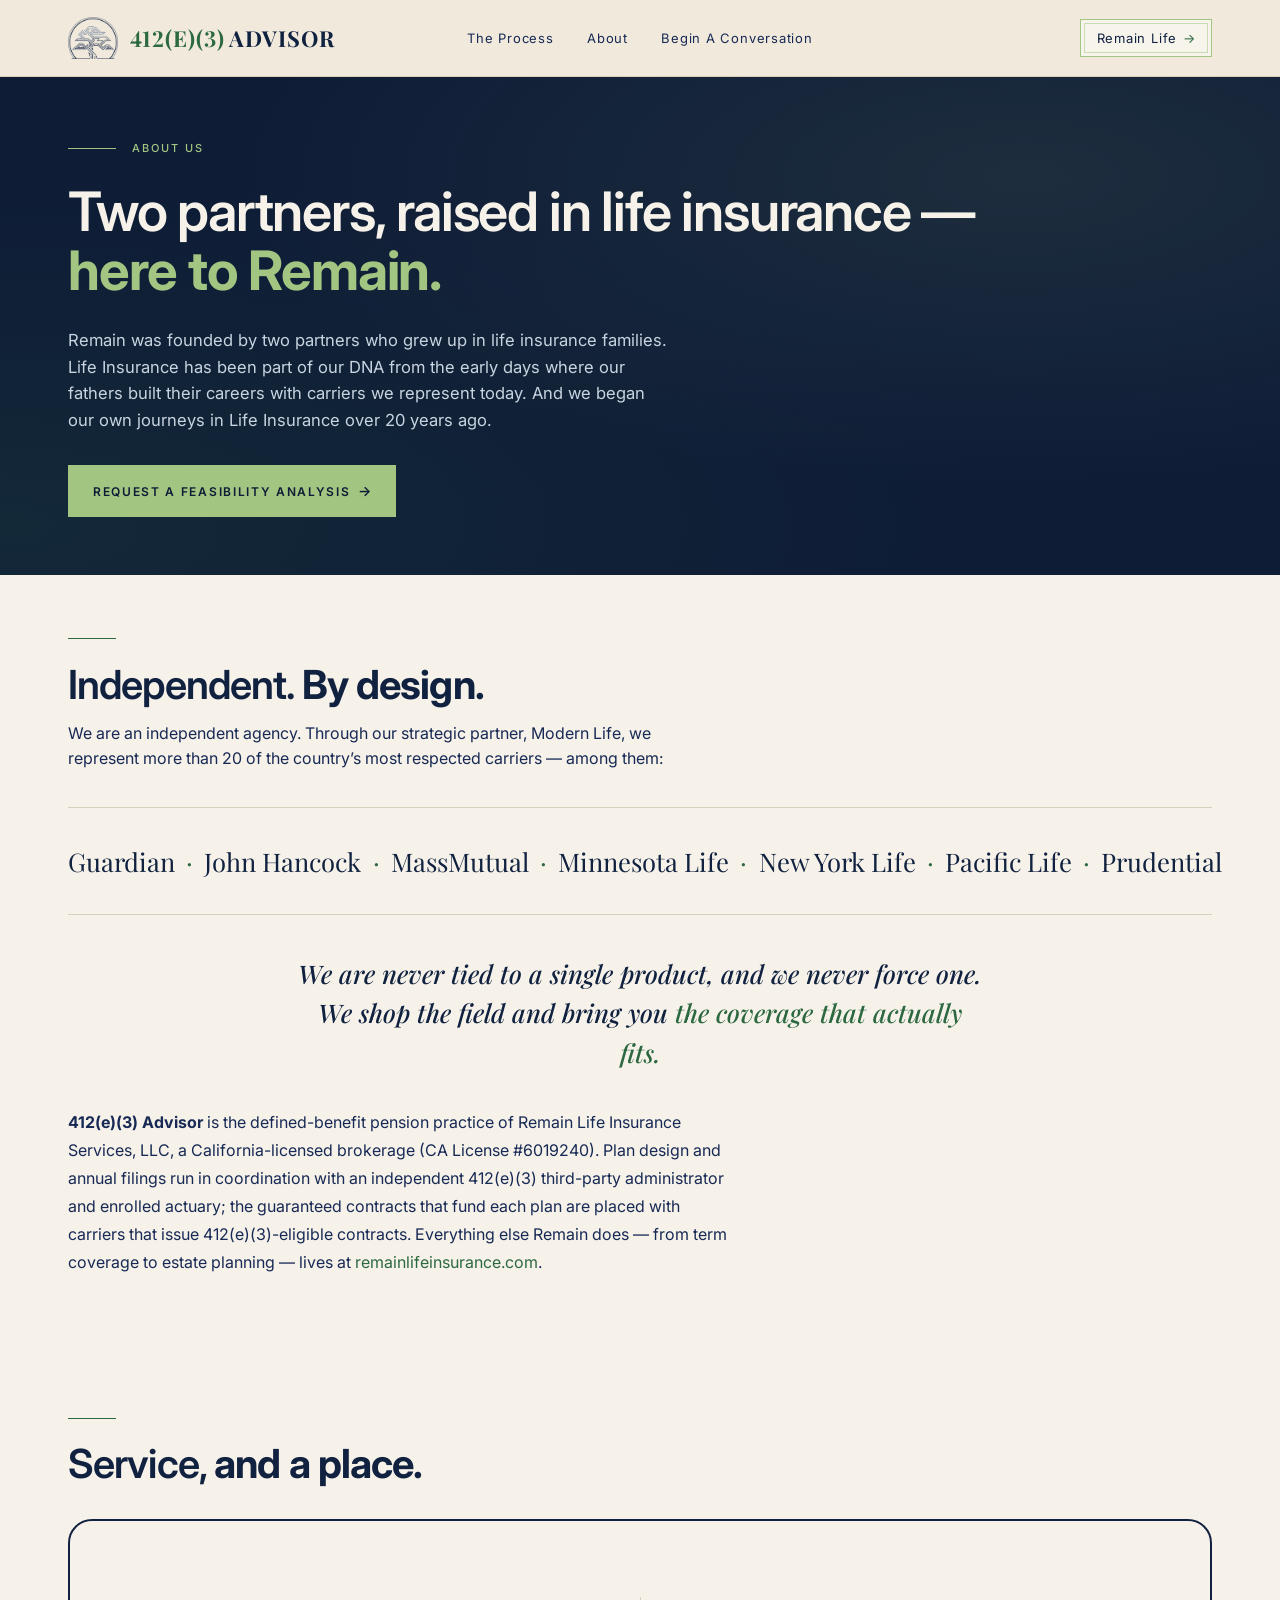
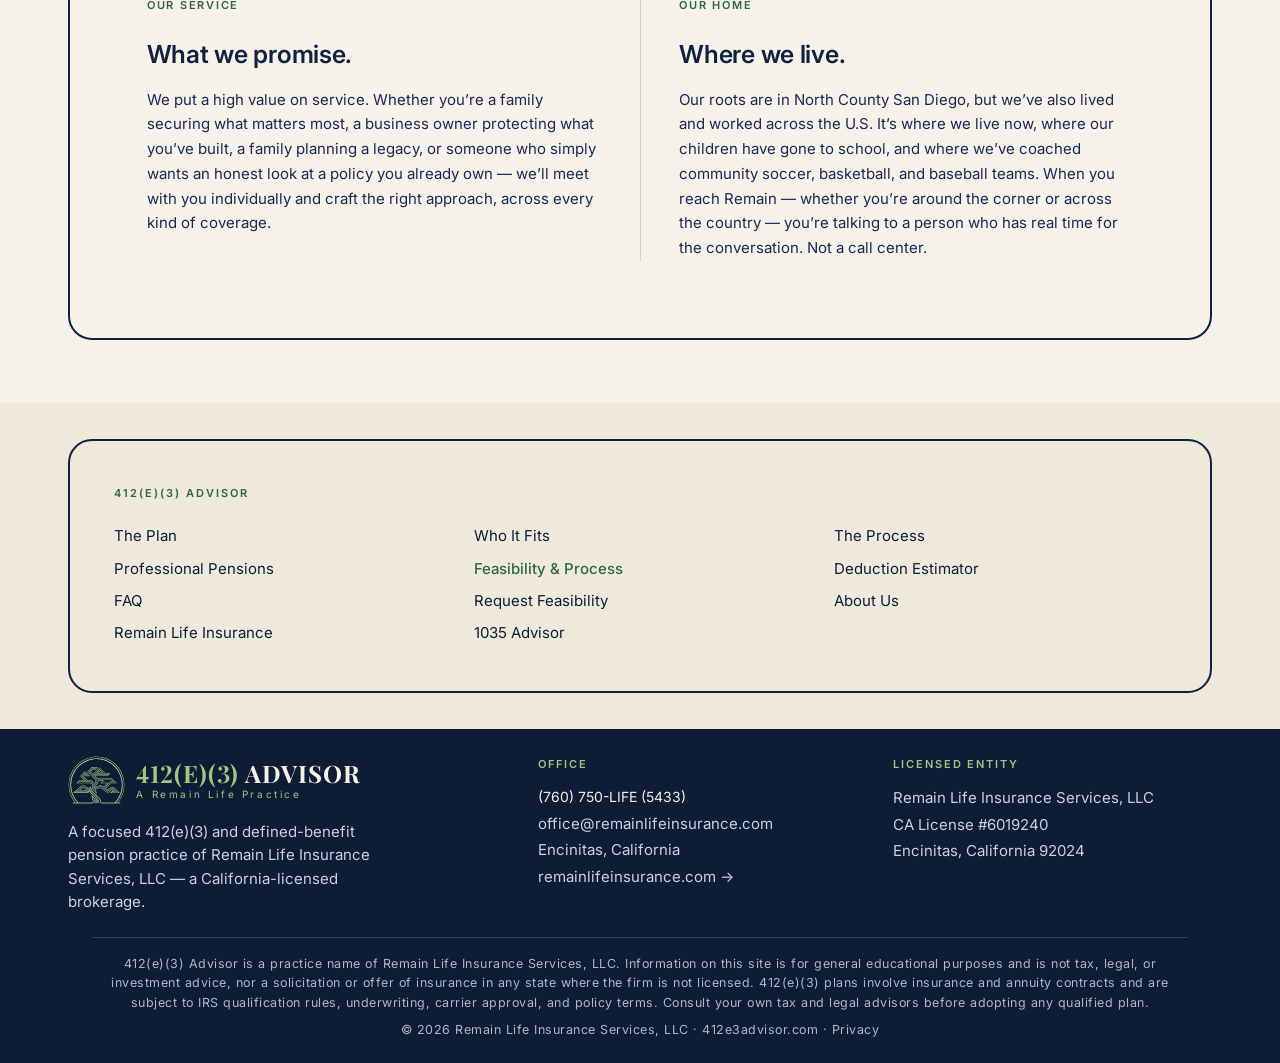
<file: about.html>
<!doctype html>
<html lang="en">
<head>
<script>document.documentElement.classList.add('js');</script>
<meta charset="UTF-8" />
<meta name="viewport" content="width=device-width, initial-scale=1.0" />
<!-- Google tag (gtag.js) -->
<script async src="https://www.googletagmanager.com/gtag/js?id=G-G8LLZYV89B"></script>
<script>
  window.dataLayer = window.dataLayer || [];
  function gtag(){dataLayer.push(arguments);}
  gtag('js', new Date());
  gtag('config', 'G-G8LLZYV89B');
  gtag('config', 'AW-18242442326');
</script>

<link rel="icon" type="image/png" sizes="32x32" href="/favicon-32.png" />
<link rel="apple-touch-icon" sizes="180x180" href="/apple-touch-icon.png" />
<title>About Us &mdash; 412(e)(3) Advisor</title>
<meta name="description" content="412(e)(3) Advisor is the defined-benefit pension practice of Remain Life Insurance Services, LLC — two partners raised in life insurance families, representing 20+ carriers through Modern Life." />
<link rel="canonical" href="https://412e3advisor.com/about" />
<meta name="robots" content="index, follow" />
<meta property="og:type" content="website" />
<meta property="og:site_name" content="412(e)(3) Advisor" />
<meta property="og:title" content="About Us — 412(e)(3) Advisor" />
<meta property="og:description" content="412(e)(3) Advisor is the defined-benefit pension practice of Remain Life Insurance Services, LLC — two partners raised in life insurance families, representing 20+ carriers through Modern Life." />
<meta property="og:url" content="https://412e3advisor.com/about" />
<meta property="og:image" content="https://412e3advisor.com/og-image.png" />
<meta property="og:image:width" content="1200" />
<meta property="og:image:height" content="630" />
<meta property="og:image:alt" content="412(e)(3) Advisor — the feasibility, design, and implementation process." />
<meta property="og:locale" content="en_US" />
<meta name="twitter:card" content="summary_large_image" />
<meta name="twitter:title" content="About Us — 412(e)(3) Advisor" />
<meta name="twitter:description" content="412(e)(3) Advisor is the defined-benefit pension practice of Remain Life Insurance Services, LLC — two partners raised in life insurance families, representing 20+ carriers through Modern Life." />
<meta name="twitter:image" content="https://412e3advisor.com/og-image.png" />
<meta name="twitter:image:alt" content="412(e)(3) Advisor — the feasibility, design, and implementation process." />

<link rel="preconnect" href="https://fonts.googleapis.com" />
<link rel="preconnect" href="https://fonts.gstatic.com" crossorigin />
<link href="https://fonts.googleapis.com/css2?family=Cormorant+Garamond:ital,wght@0,400;0,500;0,600;1,400&family=Inter:wght@300;400;500;600;700&display=swap" rel="stylesheet" />
<link rel="stylesheet" href="/assets/site.css?v=844a607a" />
<script type="application/ld+json">
{ "@context": "https://schema.org", "@type": "AboutPage",
  "name": "About 412(e)(3) Advisor",
  "url": "https://412e3advisor.com/about",
  "about": { "@type": "FinancialService", "name": "412(e)(3) Advisor",
    "parentOrganization": { "@type": "InsuranceAgency", "name": "Remain Life Insurance Services, LLC",
      "url": "https://remainlifeinsurance.com" } } }
</script>
<script type="application/ld+json">
{
  "@context": "https://schema.org",
  "@type": "HowTo",
  "name": "How a 412(e)(3) plan goes from question to funded",
  "description": "The five stages of establishing a 412(e)(3) fully-insured defined-benefit pension plan, from initial consultation through the planned exit.",
  "step": [
    { "@type": "HowToStep", "position": 1, "name": "Initial consultation", "text": "We talk through age, entity structure, income consistency, and your employee census to determine whether a 412(e)(3) is a viable structure, or whether a cash balance or traditional defined-benefit plan is a better starting point. No cost, no obligation, no documents.", "url": "https://412e3advisor.com/how-it-works#contact" },
    { "@type": "HowToStep", "position": 2, "name": "Feasibility analysis", "text": "The deductible contribution and projected accumulation are modeled from your specific age, income, and entity structure, with a side-by-side comparison to traditional defined-benefit and cash balance designs — before any commitment is made." },
    { "@type": "HowToStep", "position": 3, "name": "Design and coordination", "text": "The plan is designed with a 412(e)(3) third-party administrator, who sets the retirement benefit and the level annual contribution that funds it. Funding is set conservatively and disclosures are written cleanly. Nothing is filed until it has been reviewed." },
    { "@type": "HowToStep", "position": 4, "name": "Implementation", "text": "The business adopts the plan document and establishes the plan's trust. Only then are the annuity and insurance contracts applied for, with the plan's trust as owner, and the first deductible contribution is made. A personally owned policy is not a 412(e)(3)." },
    { "@type": "HowToStep", "position": 5, "name": "Stewardship and exit", "text": "412(e)(3) plans are typically funded heavily for a defined number of years, then frozen, terminated, or rolled into an IRA. Remain stays in the file alongside the administrator — carrier service, contribution updates, and the eventual wind-down." }
  ]
}
</script>
</head>

<body>

<!-- ──────────────────────── HEADER ──────────────────────── -->
<header class="site">
  <div class="container row">
    <a href="/" class="wordmark-small" aria-label="412(e)(3) Advisor — home">
      <img class="wm-mark" src="/logo-mark.png" alt="" />
      <span class="wm-text">
        <span class="wm-name"><span class="wm-num">412(e)(3)</span> <span class="wm-word">Advisor</span></span>
      </span>
    </a>
    <nav class="primary" aria-label="Primary">
      <a href="/how-it-works">The Process</a>
      <a href="/about">About</a>
      <a href="#contact" class="cta">Begin A Conversation</a>
    </nav>
    <a href="https://remainlifeinsurance.com" class="nav-assess"><span class="na-label">Remain&nbsp;Life</span><span class="na-arrow" aria-hidden="true">&rarr;</span></a>
  </div>
</header>

<main id="top">

<section class="hero-band">
  <div class="container">
    <div class="label-row">
      <hr class="rule-gold" />
      <span class="label">About Us</span>
    </div>
    <h1 class="display">Two partners, raised in life insurance &mdash; <em>here to Remain.</em></h1>
    <p class="lede">
      Remain was founded by two partners who grew up in life insurance families. Life Insurance has been part of our DNA from the early days where our fathers built their careers with carriers we represent today. And we began our own journeys in Life Insurance over 20 years ago.
    </p>
    <a href="/#contact" class="btn hero-band-cta" style="margin-top:2rem;">
      <span>Request a feasibility analysis</span>
      <span class="arrow">&rarr;</span>
    </a>
  </div>
</section>

<section class="about-section">
  <div class="container">
    <div class="section-head reveal">
      <hr class="rule-gold" />
      <h2 class="display">Independent. <em>By design.</em></h2>
      <p class="sub">We are an independent agency. Through our strategic partner, Modern Life, we represent more than 20 of the country&rsquo;s most respected carriers &mdash; among them:</p>
    </div>

    <p class="carrier-names reveal">
      <span class="nm">Guardian</span><span class="sep" aria-hidden="true">&middot;</span><span class="nm">John Hancock</span><span class="sep" aria-hidden="true">&middot;</span><span class="nm">MassMutual</span><span class="sep" aria-hidden="true">&middot;</span><span class="nm">Minnesota Life</span><span class="sep" aria-hidden="true">&middot;</span><span class="nm">New York Life</span><span class="sep" aria-hidden="true">&middot;</span><span class="nm">Pacific Life</span><span class="sep" aria-hidden="true">&middot;</span><span class="nm">Prudential</span>
    </p>

    <p class="about-pull reveal">We are never tied to a single product, and we never force one. We shop the field and bring you <strong>the coverage that actually fits.</strong></p>

    <div class="about-prose reveal">
      <p><strong>412(e)(3) Advisor</strong> is the defined-benefit pension practice of Remain Life Insurance Services, LLC, a California-licensed brokerage (CA License #6019240). Plan design and annual filings run in coordination with an independent 412(e)(3) third-party administrator and enrolled actuary; the guaranteed contracts that fund each plan are placed with carriers that issue 412(e)(3)-eligible contracts. Everything else Remain does &mdash; from term coverage to estate planning &mdash; lives at <a href="https://remainlifeinsurance.com">remainlifeinsurance.com</a>.</p>
    </div>
  </div>
</section>

<section class="paths">
  <div class="container">
    <div class="section-head reveal">
      <hr class="rule-gold" />
      <h2 class="display">Service, <em>and a place.</em></h2>
    </div>

    <div class="paths-box reveal">
      <div class="path-col">
        <span class="path-label">Our Service</span>
        <h3>What we promise.</h3>
        <p class="body">
          We put a high value on service. Whether you&rsquo;re a family securing what matters most, a business owner protecting what you&rsquo;ve built, a family planning a legacy, or someone who simply wants an honest look at a policy you already own &mdash; we&rsquo;ll meet with you individually and craft the right approach, across every kind of coverage.
        </p>
      </div>
      <div class="path-col">
        <span class="path-label">Our Home</span>
        <h3>Where we live.</h3>
        <p class="body">
          Our roots are in North County San Diego, but we&rsquo;ve also lived and worked across the U.S. It&rsquo;s where we live now, where our children have gone to school, and where we&rsquo;ve coached community soccer, basketball, and baseball teams. When you reach Remain &mdash; whether you&rsquo;re around the corner or across the country &mdash; you&rsquo;re talking to a person who has real time for the conversation. Not a call center.
        </p>
      </div>
    </div>
  </div>
</section>

</main>

<footer class="site">
  <div class="footer-top">
    <div class="container">
      <div class="footer-practice-frame">
        <h4 class="footer-section-label">412(e)(3) Advisor</h4>
        <nav class="footer-practice-grid" aria-label="Footer navigation">
          <a href="/#what">The Plan</a>
          <a href="/#fit">Who It Fits</a>
          <a href="/#process">The Process</a>
          <a href="/professional-pension">Professional Pensions</a>
          <a href="/how-it-works" class="current">Feasibility &amp; Process</a>
          <a href="/deduction-estimator">Deduction Estimator</a>
          <a href="/#faq">FAQ</a>
          <a href="/#contact">Request Feasibility</a>
          <a href="/about">About Us</a>
          <a href="https://remainlifeinsurance.com">Remain Life Insurance</a>
          <a href="https://1035advisor.com">1035 Advisor</a>
        </nav>
      </div>
    </div>
  </div>
  <div class="footer-bottom">
    <div class="container">
      <div class="footer-info-grid">
        <div class="brand-col">
          <div class="wordmark-foot">
            <img class="wm-mark" src="/logo-mark-green.svg" alt="" />
            <span class="wm-text">
              <span class="wm-name"><span class="wm-num">412(e)(3)</span> <span class="wm-word">Advisor</span></span>
              <span class="sub">A Remain Life Practice</span>
            </span>
          </div>
          <p>A focused 412(e)(3) and defined-benefit pension practice of Remain Life Insurance Services, LLC &mdash; a California-licensed brokerage.</p>
        </div>
        <div class="info-col">
          <h4>Office</h4>
          <div class="stack">
            <a href="tel:+17607505433">(760) 750-LIFE (5433)</a>
            <a href="mailto:office@remainlifeinsurance.com">office@remainlifeinsurance.com</a>
            <p>Encinitas, California</p>
            <a href="https://remainlifeinsurance.com">remainlifeinsurance.com &rarr;</a>
          </div>
        </div>
        <div class="info-col">
          <h4>Licensed Entity</h4>
          <div class="stack">
            <p>Remain Life Insurance Services, LLC</p>
            <p>CA License #6019240</p>
            <p>Encinitas, California 92024</p>
          </div>
        </div>
      </div>
      <div class="legal">
        <p>412(e)(3) Advisor is a practice name of Remain Life Insurance Services, LLC. Information on this site is for general educational purposes and is not tax, legal, or investment advice, nor a solicitation or offer of insurance in any state where the firm is not licensed. 412(e)(3) plans involve insurance and annuity contracts and are subject to IRS qualification rules, underwriting, carrier approval, and policy terms. Consult your own tax and legal advisors before adopting any qualified plan.</p>
        <p>&copy; <span id="year">2026</span> Remain Life Insurance Services, LLC &middot; 412e3advisor.com &middot; <a href="https://remainlifeinsurance.com/privacy" style="color: inherit;">Privacy</a></p>
      </div>
    </div>
  </div>
</footer>

<script>
  document.getElementById('year').textContent = new Date().getFullYear();
  if ('IntersectionObserver' in window) {
    const io = new IntersectionObserver((entries) => {
      for (const entry of entries) {
        if (entry.isIntersecting) { entry.target.classList.add('in'); io.unobserve(entry.target); }
      }
    }, { threshold: 0.12, rootMargin: '0px 0px -40px 0px' });
    document.querySelectorAll('.reveal').forEach(el => io.observe(el));
  } else {
    document.querySelectorAll('.reveal').forEach(el => el.classList.add('in'));
  }
</script>

<script>
(function () {
  // GA4 conversion events: call/text/email taps
  if (typeof gtag !== 'function') return;
  document.addEventListener('click', function (e) {
    var a = e.target && e.target.closest && e.target.closest('a[href^="tel:"], a[href^="sms:"], a[href^="mailto:"]');
    if (!a) return;
    var h = a.getAttribute('href') || '';
    var name = h.indexOf('tel:') === 0 ? 'call_click' : h.indexOf('sms:') === 0 ? 'text_click' : 'email_click';
    gtag('event', name, { link_url: h.split('?')[0], page_path: location.pathname });
  });
})();
</script>
<script>
(function () {
  // Desktop: show phone numbers as plain text (no app launching).
  var desktop = window.matchMedia('(hover: hover) and (pointer: fine)').matches && !('ontouchstart' in window);
  if (!desktop) return;
  document.querySelectorAll('a[href^="tel:"]').forEach(function (a) {
    var s = document.createElement('span');
    s.textContent = a.textContent;
    a.replaceWith(s);
  });
})();
</script>
</body>
</html>
</file>
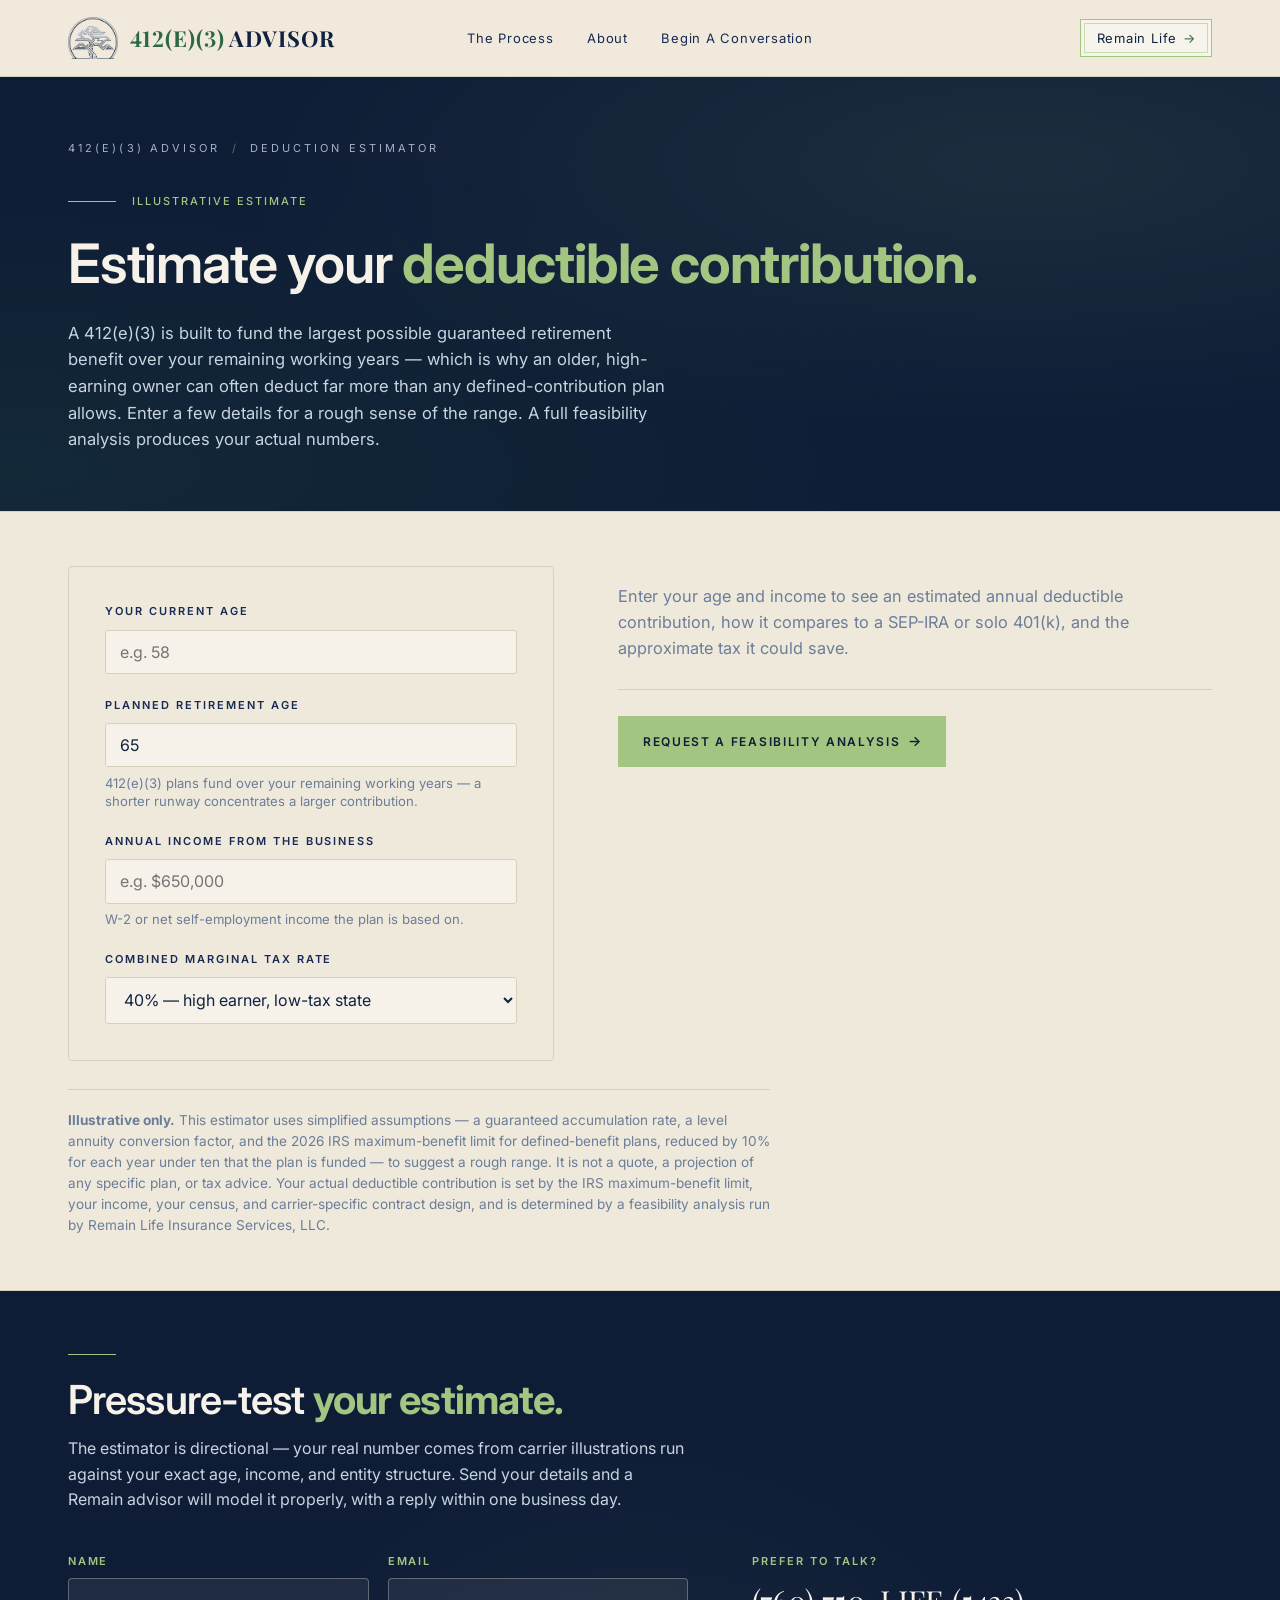
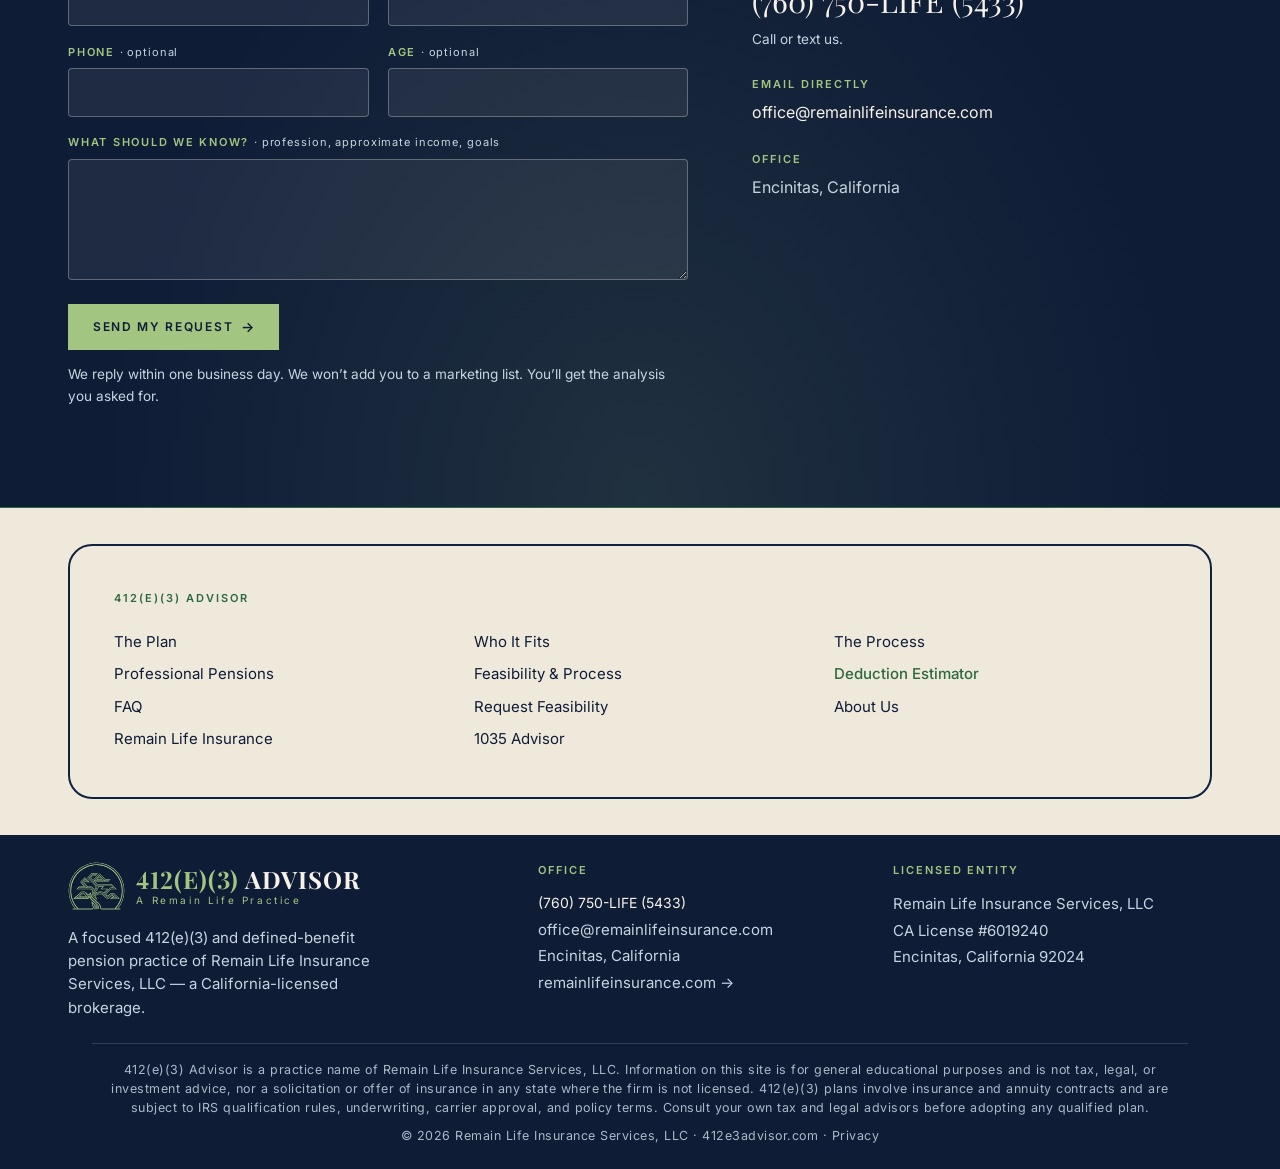
<file: deduction-estimator.html>
<!doctype html>
<html lang="en">
<head>
<script>document.documentElement.classList.add('js');</script>
<meta charset="UTF-8" />
<meta name="viewport" content="width=device-width, initial-scale=1.0" />
<!-- Google tag (gtag.js) -->
<script async src="https://www.googletagmanager.com/gtag/js?id=G-G8LLZYV89B"></script>
<script>
  window.dataLayer = window.dataLayer || [];
  function gtag(){dataLayer.push(arguments);}
  gtag('js', new Date());
  gtag('config', 'G-G8LLZYV89B');
  gtag('config', 'AW-18242442326');
</script>

<link rel="icon" type="image/png" sizes="32x32" href="/favicon-32.png" />
<link rel="apple-touch-icon" sizes="180x180" href="/apple-touch-icon.png" />
<title>412(e)(3) Deduction Estimator &mdash; Estimate Your Annual Deductible Contribution | 412(e)(3) Advisor</title>
<meta name="description" content="Estimate the annual tax-deductible contribution a 412(e)(3) fully-insured defined-benefit plan could allow for your age, income, and retirement runway — and how it compares to a SEP-IRA or solo 401(k). Illustrative only." />
<link rel="canonical" href="https://412e3advisor.com/deduction-estimator" />
<meta name="robots" content="index, follow" />
<meta property="og:type" content="website" />
<meta property="og:site_name" content="412(e)(3) Advisor" />
<meta property="og:title" content="412(e)(3) Deduction Estimator — Estimate Your Annual Deductible Contribution" />
<meta property="og:description" content="Estimate the annual deductible contribution a 412(e)(3) plan could allow for your age, income, and runway — versus a SEP or solo 401(k). Illustrative only." />
<meta property="og:url" content="https://412e3advisor.com/deduction-estimator" />
<meta property="og:image" content="https://412e3advisor.com/og-image.png" />
<meta property="og:image:width" content="1200" />
<meta property="og:image:height" content="630" />
<meta property="og:image:alt" content="412(e)(3) Advisor — deduction estimator." />
<meta property="og:locale" content="en_US" />
<meta name="twitter:card" content="summary_large_image" />
<meta name="twitter:title" content="412(e)(3) Deduction Estimator" />
<meta name="twitter:description" content="Estimate the annual deductible contribution a 412(e)(3) plan could allow for your age, income, and runway. Illustrative only." />
<meta name="twitter:image" content="https://412e3advisor.com/og-image.png" />
<meta name="twitter:image:alt" content="412(e)(3) Advisor — deduction estimator." />

<link rel="preconnect" href="https://fonts.googleapis.com" />
<link rel="preconnect" href="https://fonts.gstatic.com" crossorigin />
<link href="https://fonts.googleapis.com/css2?family=Cormorant+Garamond:ital,wght@0,400;0,500;0,600;1,400&family=Inter:wght@300;400;500;600;700&display=swap" rel="stylesheet" />
<link rel="stylesheet" href="/assets/site.css?v=844a607a" />
<script type="application/ld+json">
{
  "@context": "https://schema.org",
  "@type": "BreadcrumbList",
  "itemListElement": [
    { "@type": "ListItem", "position": 1, "name": "412(e)(3) Advisor", "item": "https://412e3advisor.com/" },
    { "@type": "ListItem", "position": 2, "name": "Deduction Estimator", "item": "https://412e3advisor.com/deduction-estimator" }
  ]
}
</script>
<script type="application/ld+json">
{
  "@context": "https://schema.org",
  "@type": "WebApplication",
  "name": "412(e)(3) Deduction Estimator",
  "url": "https://412e3advisor.com/deduction-estimator",
  "applicationCategory": "FinanceApplication",
  "operatingSystem": "All",
  "browserRequirements": "Requires JavaScript.",
  "description": "An illustrative estimator of the annual tax-deductible contribution a 412(e)(3) fully-insured defined-benefit plan could support, based on age, retirement age, and income.",
  "isAccessibleForFree": true,
  "offers": { "@type": "Offer", "price": "0", "priceCurrency": "USD" },
  "publisher": {
    "@type": "Organization",
    "name": "Remain Life Insurance Services, LLC",
    "url": "https://remainlifeinsurance.com/"
  }
}
</script>
<style>
  .est-wrap { padding: clamp(2.5rem, 6vh, 4rem) 0; }
  .est-grid { display: grid; grid-template-columns: 0.9fr 1.1fr; gap: clamp(2rem, 5vw, 4rem); align-items: start; }
  @media (max-width: 820px) { .est-grid { grid-template-columns: 1fr; } }
  .est-form { background: var(--paper-soft); border: 1px solid var(--paper-line); border-radius: 4px; padding: clamp(1.5rem, 3vw, 2.25rem); }
  .est-field { margin-bottom: 1.4rem; }
  .est-field:last-child { margin-bottom: 0; }
  .est-field label { display: block; font-family: var(--label); font-size: 11px; letter-spacing: 0.18em; text-transform: uppercase; color: var(--navy-mid); font-weight: 600; margin-bottom: 0.55rem; }
  .est-field input, .est-field select {
    width: 100%; box-sizing: border-box; font-family: var(--sans); font-size: 1rem; color: var(--navy);
    background: var(--paper); border: 1px solid var(--paper-line); border-radius: 3px; padding: 0.7rem 0.85rem; transition: border-color 200ms ease;
  }
  .est-field input:focus, .est-field select:focus { outline: none; border-color: var(--gold); }
  .est-hint { font-size: 0.82rem; color: var(--fog); margin: 0.4rem 0 0; line-height: 1.4; }
  .est-results { min-height: 100%; }
  .est-results .metrics-grid { grid-template-columns: 1fr; gap: 0; }
  .est-results .metric { padding: 1.3rem 0; border-bottom: 1px solid var(--paper-line); }
  .est-results .metric:last-child { border-bottom: 0; }
  .est-results .figure { margin: 0 0 0.3rem; }
  .est-note { font-size: 0.85rem; color: var(--fog); line-height: 1.55; margin: 1.75rem 0 0; padding-top: 1.25rem; border-top: 1px solid var(--paper-line); }
  .est-empty { color: var(--fog); font-size: 1.02rem; line-height: 1.6; }
  .est-error { color: #9a3b2f; font-size: 0.95rem; line-height: 1.5; }
  .est-cta { margin-top: 1.75rem; }
</style>
</head>

<body>

<!-- ──────────────────────── HEADER ──────────────────────── -->
<header class="site">
  <div class="container row">
    <a href="/" class="wordmark-small" aria-label="412(e)(3) Advisor — home">
      <img class="wm-mark" src="/logo-mark.png" alt="" />
      <span class="wm-text">
        <span class="wm-name"><span class="wm-num">412(e)(3)</span> <span class="wm-word">Advisor</span></span>
      </span>
    </a>
    <nav class="primary" aria-label="Primary">
      <a href="/how-it-works">The Process</a>
      <a href="/about">About</a>
      <a href="/#contact" class="cta">Begin A Conversation</a>
    </nav>
    <a href="https://remainlifeinsurance.com" class="nav-assess"><span class="na-label">Remain&nbsp;Life</span><span class="na-arrow" aria-hidden="true">&rarr;</span></a>
  </div>
</header>

<main id="top">

<!-- ──────────────────────── HERO BAND ──────────────────────── -->
<section class="hero-band">
  <div class="container">
    <div class="crumb">
      <a href="/">412(e)(3) Advisor</a>
      <span class="sep">/</span>
      <span>Deduction Estimator</span>
    </div>

    <div class="label-row">
      <hr class="rule-gold" />
      <span class="label">Illustrative Estimate</span>
    </div>

    <h1 class="display">
      Estimate your <em>deductible contribution.</em>
    </h1>

    <p class="lede">
      A 412(e)(3) is built to fund the largest possible guaranteed retirement benefit over your remaining working years &mdash; which is why an older, high-earning owner can often deduct far more than any defined-contribution plan allows. Enter a few details for a rough sense of the range. A full feasibility analysis produces your actual numbers.
    </p>
  </div>
</section>

<!-- ──────────────────────── ESTIMATOR ──────────────────────── -->
<section class="metrics est-wrap">
  <div class="container">
    <div class="est-grid">

      <form class="est-form" id="estForm" novalidate>
        <div class="est-field">
          <label for="age">Your current age</label>
          <input type="number" id="age" inputmode="numeric" min="25" max="74" placeholder="e.g. 58" />
        </div>
        <div class="est-field">
          <label for="retire">Planned retirement age</label>
          <input type="number" id="retire" inputmode="numeric" min="55" max="75" value="65" />
          <p class="est-hint">412(e)(3) plans fund over your remaining working years &mdash; a shorter runway concentrates a larger contribution.</p>
        </div>
        <div class="est-field">
          <label for="income">Annual income from the business</label>
          <input type="text" id="income" inputmode="numeric" placeholder="e.g. $650,000" />
          <p class="est-hint">W-2 or net self-employment income the plan is based on.</p>
        </div>
        <div class="est-field">
          <label for="rate">Combined marginal tax rate</label>
          <select id="rate">
            <option value="0.32">32% &mdash; federal only, mid bracket</option>
            <option value="0.37">37% &mdash; top federal bracket</option>
            <option value="0.40" selected>40% &mdash; high earner, low-tax state</option>
            <option value="0.45">45% &mdash; high earner, high-tax state</option>
            <option value="0.50">50% &mdash; top bracket, California</option>
          </select>
        </div>
      </form>

      <div class="est-results">
        <div id="estOutput">
          <p class="est-empty">Enter your age and income to see an estimated annual deductible contribution, how it compares to a SEP-IRA or solo 401(k), and the approximate tax it could save.</p>
        </div>
        <div class="est-cta">
          <a href="/#contact" class="btn"><span>Request A Feasibility Analysis</span><span class="arrow">&rarr;</span></a>
        </div>
      </div>

    </div>

    <p class="est-note" style="max-width:78ch;">
      <strong>Illustrative only.</strong> This estimator uses simplified assumptions &mdash; a guaranteed accumulation rate, a level annuity conversion factor, and the 2026 IRS maximum-benefit limit for defined-benefit plans, reduced by 10% for each year under ten that the plan is funded &mdash; to suggest a rough range. It is not a quote, a projection of any specific plan, or tax advice. Your actual deductible contribution is set by the IRS maximum-benefit limit, your income, your census, and carrier-specific contract design, and is determined by a feasibility analysis run by Remain Life Insurance Services, LLC.
    </p>
  </div>
</section>

<section class="handoff" id="contact">
  <div class="container">
    <div class="section-head reveal">
      <hr class="rule-gold" />
      <h2 class="display">Pressure-test <em>your estimate.</em></h2>
      <p class="sub">
        The estimator is directional &mdash; your real number comes from carrier illustrations run against your exact age, income, and entity structure. Send your details and a Remain advisor will model it properly, with a reply within one business day.
      </p>
    </div>

    <div class="contact-grid reveal">
      <form class="lead-form" id="lead-form" novalidate>
        <div class="lf-row two">
          <label>Name
            <input type="text" name="name" autocomplete="name" required /></label>
          <label>Email
            <input type="email" name="email" autocomplete="email" required /></label>
        </div>
        <div class="lf-row two">
          <label>Phone <span class="opt">&middot; optional</span>
            <input type="tel" name="phone" autocomplete="tel" /></label>
          <label>Age <span class="opt">&middot; optional</span>
            <input type="text" name="age" inputmode="numeric" /></label>
        </div>
        <label>What should we know? <span class="opt">&middot; profession, approximate income, goals</span>
          <textarea name="message" rows="4"></textarea></label>
        <button type="submit" class="btn"><span>Send my request</span> <span class="arrow">&rarr;</span></button>
        <p class="lf-note">We reply within one business day. We won&rsquo;t add you to a marketing list. You&rsquo;ll get the analysis you asked for.</p>
        <p class="lf-status" role="status" aria-live="polite"></p>
      </form>

      <aside class="contact-direct">
        <h3>Prefer to talk?</h3>
        <p class="cd-num"><a href="tel:+17607505433">(760) 750-LIFE (5433)</a></p>
        <p class="cd-sub">Call or text us.</p>
        <h3>Email directly</h3>
        <p><a href="mailto:office@remainlifeinsurance.com">office@remainlifeinsurance.com</a></p>
        <h3>Office</h3>
        <p>Encinitas, California</p>
      </aside>
    </div>
  </div>
</section>

</main>

<!-- ──────────────────────── FOOTER ──────────────────────── -->
<footer class="site">
  <div class="footer-top">
    <div class="container">
      <div class="footer-practice-frame">
        <h4 class="footer-section-label">412(e)(3) Advisor</h4>
        <nav class="footer-practice-grid" aria-label="Footer navigation">
          <a href="/#what">The Plan</a>
          <a href="/#fit">Who It Fits</a>
          <a href="/#process">The Process</a>
          <a href="/professional-pension">Professional Pensions</a>
          <a href="/how-it-works">Feasibility &amp; Process</a>
          <a href="/deduction-estimator" class="current">Deduction Estimator</a>
          <a href="/#faq">FAQ</a>
          <a href="/#contact">Request Feasibility</a>
          <a href="/about">About Us</a>
          <a href="https://remainlifeinsurance.com">Remain Life Insurance</a>
          <a href="https://1035advisor.com">1035 Advisor</a>
        </nav>
      </div>
    </div>
  </div>
  <div class="footer-bottom">
    <div class="container">
      <div class="footer-info-grid">
        <div class="brand-col">
          <div class="wordmark-foot">
            <img class="wm-mark" src="/logo-mark-green.svg" alt="" />
            <span class="wm-text">
              <span class="wm-name"><span class="wm-num">412(e)(3)</span> <span class="wm-word">Advisor</span></span>
              <span class="sub">A Remain Life Practice</span>
            </span>
          </div>
          <p>A focused 412(e)(3) and defined-benefit pension practice of Remain Life Insurance Services, LLC &mdash; a California-licensed brokerage.</p>
        </div>
        <div class="info-col">
          <h4>Office</h4>
          <div class="stack">
            <a href="tel:+17607505433">(760) 750-LIFE (5433)</a>
            <a href="mailto:office@remainlifeinsurance.com">office@remainlifeinsurance.com</a>
            <p>Encinitas, California</p>
            <a href="https://remainlifeinsurance.com">remainlifeinsurance.com &rarr;</a>
          </div>
        </div>
        <div class="info-col">
          <h4>Licensed Entity</h4>
          <div class="stack">
            <p>Remain Life Insurance Services, LLC</p>
            <p>CA License #6019240</p>
            <p>Encinitas, California 92024</p>
          </div>
        </div>
      </div>
      <div class="legal">
        <p>412(e)(3) Advisor is a practice name of Remain Life Insurance Services, LLC. Information on this site is for general educational purposes and is not tax, legal, or investment advice, nor a solicitation or offer of insurance in any state where the firm is not licensed. 412(e)(3) plans involve insurance and annuity contracts and are subject to IRS qualification rules, underwriting, carrier approval, and policy terms. Consult your own tax and legal advisors before adopting any qualified plan.</p>
        <p>&copy; <span id="year">2026</span> Remain Life Insurance Services, LLC &middot; 412e3advisor.com &middot; <a href="https://remainlifeinsurance.com/privacy" style="color: inherit;">Privacy</a></p>
      </div>
    </div>
  </div>
</footer>

<script>
  document.getElementById('year').textContent = new Date().getFullYear();

  (function () {
    var MAX_BENEFIT = 290000;   // IRS §415(b) maximum annual DB benefit (2026)
    var ANNUITY_FACTOR = 13;    // level annual benefit → lump sum at retirement (conservative)
    var GUARANTEED_RATE = 0.035;// assumed guaranteed accumulation rate

    var ageEl = document.getElementById('age');
    var retEl = document.getElementById('retire');
    var incEl = document.getElementById('income');
    var rateEl = document.getElementById('rate');
    var out = document.getElementById('estOutput');

    function money(n) {
      return '$' + Math.round(n).toLocaleString('en-US');
    }
    function roundTo(n, step) {
      return Math.round(n / step) * step;
    }
    function parseNum(v) {
      var n = parseFloat(String(v).replace(/[^0-9.]/g, ''));
      return isNaN(n) ? null : n;
    }

    function show(html) { out.innerHTML = html; }

    function compute() {
      var age = parseNum(ageEl.value);
      var retire = parseNum(retEl.value);
      var income = parseNum(incEl.value);
      var rate = parseFloat(rateEl.value);

      if (age === null || income === null) {
        show('<p class="est-empty">Enter your age and income to see an estimated annual deductible contribution, how it compares to a SEP-IRA or solo 401(k), and the approximate tax it could save.</p>');
        return;
      }
      if (retire === null) retire = 65;

      var years = retire - age;
      if (years < 3) {
        show('<p class="est-error">A 412(e)(3) is designed to fund over your remaining working years. Enter a retirement age at least 3 years beyond your current age to see an estimate.</p>');
        return;
      }
      if (income < 1000) {
        show('<p class="est-error">Enter your approximate annual income from the business to see an estimate.</p>');
        return;
      }

      // Target benefit capped by the §415(b) limit and by income.
      // §415(b)(5): the dollar limit is reduced by 1/10 for each year of
      // plan participation under 10. The plan funds over the runway, so
      // participation years = years to retirement.
      var phaseIn = Math.min(years, 10) / 10;
      var benefit = Math.min(MAX_BENEFIT * phaseIn, income);
      var targetLump = benefit * ANNUITY_FACTOR;
      // Level annual contribution to accumulate the target at the guaranteed rate.
      var growth = Math.pow(1 + GUARANTEED_RATE, years) - 1;
      var annual = targetLump * GUARANTEED_RATE / growth;
      // A deduction can't realistically exceed income.
      annual = Math.min(annual, income);

      var low = roundTo(annual * 0.85, 5000);
      var high = roundTo(annual * 1.15, 5000);
      var mid = roundTo(annual, 5000);
      // 2026 §415(c) limit; a solo 401(k) adds the $8,000 age-50 catch-up.
      var sep = age >= 50 ? 80000 : 72000;
      var taxSaved = roundTo(mid * rate, 1000);
      var multiple = (mid / sep);
      var multipleTxt = multiple >= 1.1 ? ((Math.round(multiple * 10) / 10) + '× a SEP-IRA or solo 401(k)') : 'comparable to a SEP-IRA or solo 401(k)';

      if (!window.__estFired && typeof gtag === 'function') {
        window.__estFired = true;
        gtag('event', 'estimator_result', { years_to_retirement: years, page_path: location.pathname });
      }
      window.__est = { age: age, retire: retire, income: income, low: low, high: high };

      show(
        '<div class="metrics-grid">' +
          '<div class="metric">' +
            '<p class="figure">' + money(low) + '&ndash;' + money(high) + '</p>' +
            '<p class="k">Estimated annual deductible contribution</p>' +
            '<p class="v">Roughly ' + multipleTxt + ', concentrated over your ' + years + '-year runway to retirement.' + (years < 10 ? ' Because that runway is under ten years, the IRS maximum benefit is reduced to ' + Math.round(phaseIn * 100) + '% of the limit, and this range reflects it.' : '') + '</p>' +
          '</div>' +
          '<div class="metric">' +
            '<p class="figure">' + money(taxSaved) + '</p>' +
            '<p class="k">Estimated annual tax saved</p>' +
            '<p class="v">At a ' + Math.round(rate * 100) + '% combined marginal rate on the deductible contribution.</p>' +
          '</div>' +
          '<div class="metric">' +
            '<p class="figure">' + money(sep) + '</p>' +
            '<p class="k">A SEP-IRA or solo 401(k), for contrast</p>' +
            '<p class="v">' + (age >= 50 ? 'The 2026 ceiling on a solo 401(k) with the age-50 catch-up ($72,000 for a SEP-IRA).' : 'The 2026 ceiling on a SEP-IRA or solo 401(k).') + '</p>' +
          '</div>' +
        '</div>' +
        '<div class="est-cta">' +
          '<a href="#contact" class="btn est-go"><span>Have an advisor pressure-test this number</span> <span class="arrow">&rarr;</span></a>' +
          '<p class="est-cta-note">Free feasibility analysis from real carrier illustrations &mdash; no obligation, reply within one business day.</p>' +
        '</div>'
      );
    }

    [ageEl, retEl, incEl].forEach(function (el) { el.addEventListener('input', compute); });
    rateEl.addEventListener('change', compute);

    // Format income with a leading $ on blur for readability.
    incEl.addEventListener('blur', function () {
      var n = parseNum(incEl.value);
      if (n !== null) incEl.value = '$' + Math.round(n).toLocaleString('en-US');
    });
  })();

  if ('IntersectionObserver' in window) {
    var io = new IntersectionObserver(function (entries) {
      for (var i = 0; i < entries.length; i++) {
        if (entries[i].isIntersecting) { entries[i].target.classList.add('in'); io.unobserve(entries[i].target); }
      }
    }, { threshold: 0.12, rootMargin: '0px 0px -40px 0px' });
    document.querySelectorAll('.reveal').forEach(function (el) { io.observe(el); });
  } else {
    document.querySelectorAll('.reveal').forEach(function (el) { el.classList.add('in'); });
  }
</script>

<script>
(function () {
  // GA4 conversion events: call/text/email taps
  if (typeof gtag !== 'function') return;
  document.addEventListener('click', function (e) {
    var a = e.target && e.target.closest && e.target.closest('a[href^="tel:"], a[href^="sms:"], a[href^="mailto:"]');
    if (!a) return;
    var h = a.getAttribute('href') || '';
    var name = h.indexOf('tel:') === 0 ? 'call_click' : h.indexOf('sms:') === 0 ? 'text_click' : 'email_click';
    gtag('event', name, { link_url: h.split('?')[0], page_path: location.pathname });
  });
})();
</script>
<script>
(function () {
  // Desktop: show phone numbers as plain text (no app launching, no gimmicks).
  var desktop = window.matchMedia('(hover: hover) and (pointer: fine)').matches && !('ontouchstart' in window);
  if (desktop) {
    document.querySelectorAll('a[href^="tel:"]').forEach(function (a) {
      var s = document.createElement('span');
      s.textContent = a.textContent;
      s.style.cssText = 'color:inherit;';
      a.replaceWith(s);
    });
  }
  // Lead form: in-page submit, no mail app required.
  var form = document.getElementById('lead-form');
  if (!form) return;
  form.addEventListener('submit', function (e) {
    e.preventDefault();
    var status = form.querySelector('.lf-status');
    var btn = form.querySelector('button');
    var data = {};
    ['name', 'email', 'phone', 'age', 'message'].forEach(function (k) {
      data[k] = (form.querySelector('[name="' + k + '"]') || {}).value || '';
    });
    if (!data.name || !data.email) {
      status.textContent = 'Please add your name and email so we can reply.';
      return;
    }
    data._subject = 'Feasibility request \u2014 412e3advisor.com';
    data._template = 'table';
    btn.disabled = true;
    status.textContent = 'Sending\u2026';
    fetch('https://formsubmit.co/ajax/1a27fe8b7f97be1c8f9723604e0c9b80', {
      method: 'POST',
      headers: { 'Content-Type': 'application/json', 'Accept': 'application/json' },
      body: JSON.stringify(data)
    }).then(function (r) { return r.json(); }).then(function () {
      form.querySelectorAll('input, textarea').forEach(function (el) { el.value = ''; });
      status.textContent = 'Thank you \u2014 your request is in. We\u2019ll reply within one business day.';
      btn.disabled = false;
      if (typeof gtag === 'function') {
        gtag('event', 'feasibility_request', { page_path: location.pathname });
        gtag('event', 'ads_conversion_About_Us_1', {});
      }
    }).catch(function () {
      status.textContent = 'Something went wrong \u2014 please email office@remainlifeinsurance.com directly.';
      btn.disabled = false;
    });
  });
})();
</script>
<script>
(function () {
  document.addEventListener('click', function (e) {
    var a = e.target && e.target.closest && e.target.closest('.est-go');
    if (!a || !window.__est) return;
    var f = document.getElementById('lead-form');
    if (!f) return;
    var d = window.__est;
    var fmt = function (n) { return '$' + Math.round(n).toLocaleString('en-US'); };
    f.querySelector('[name="age"]').value = d.age;
    f.querySelector('[name="message"]').value =
      'From the estimator: age ' + d.age + ', retiring at ' + d.retire + ', income ' + fmt(d.income) +
      ' \u2014 estimated ' + fmt(d.low) + '\u2013' + fmt(d.high) + ' annual deductible contribution. ' +
      'Please pressure-test this against real carrier illustrations.';
  });
})();
</script>
</body>
</html>
</file>
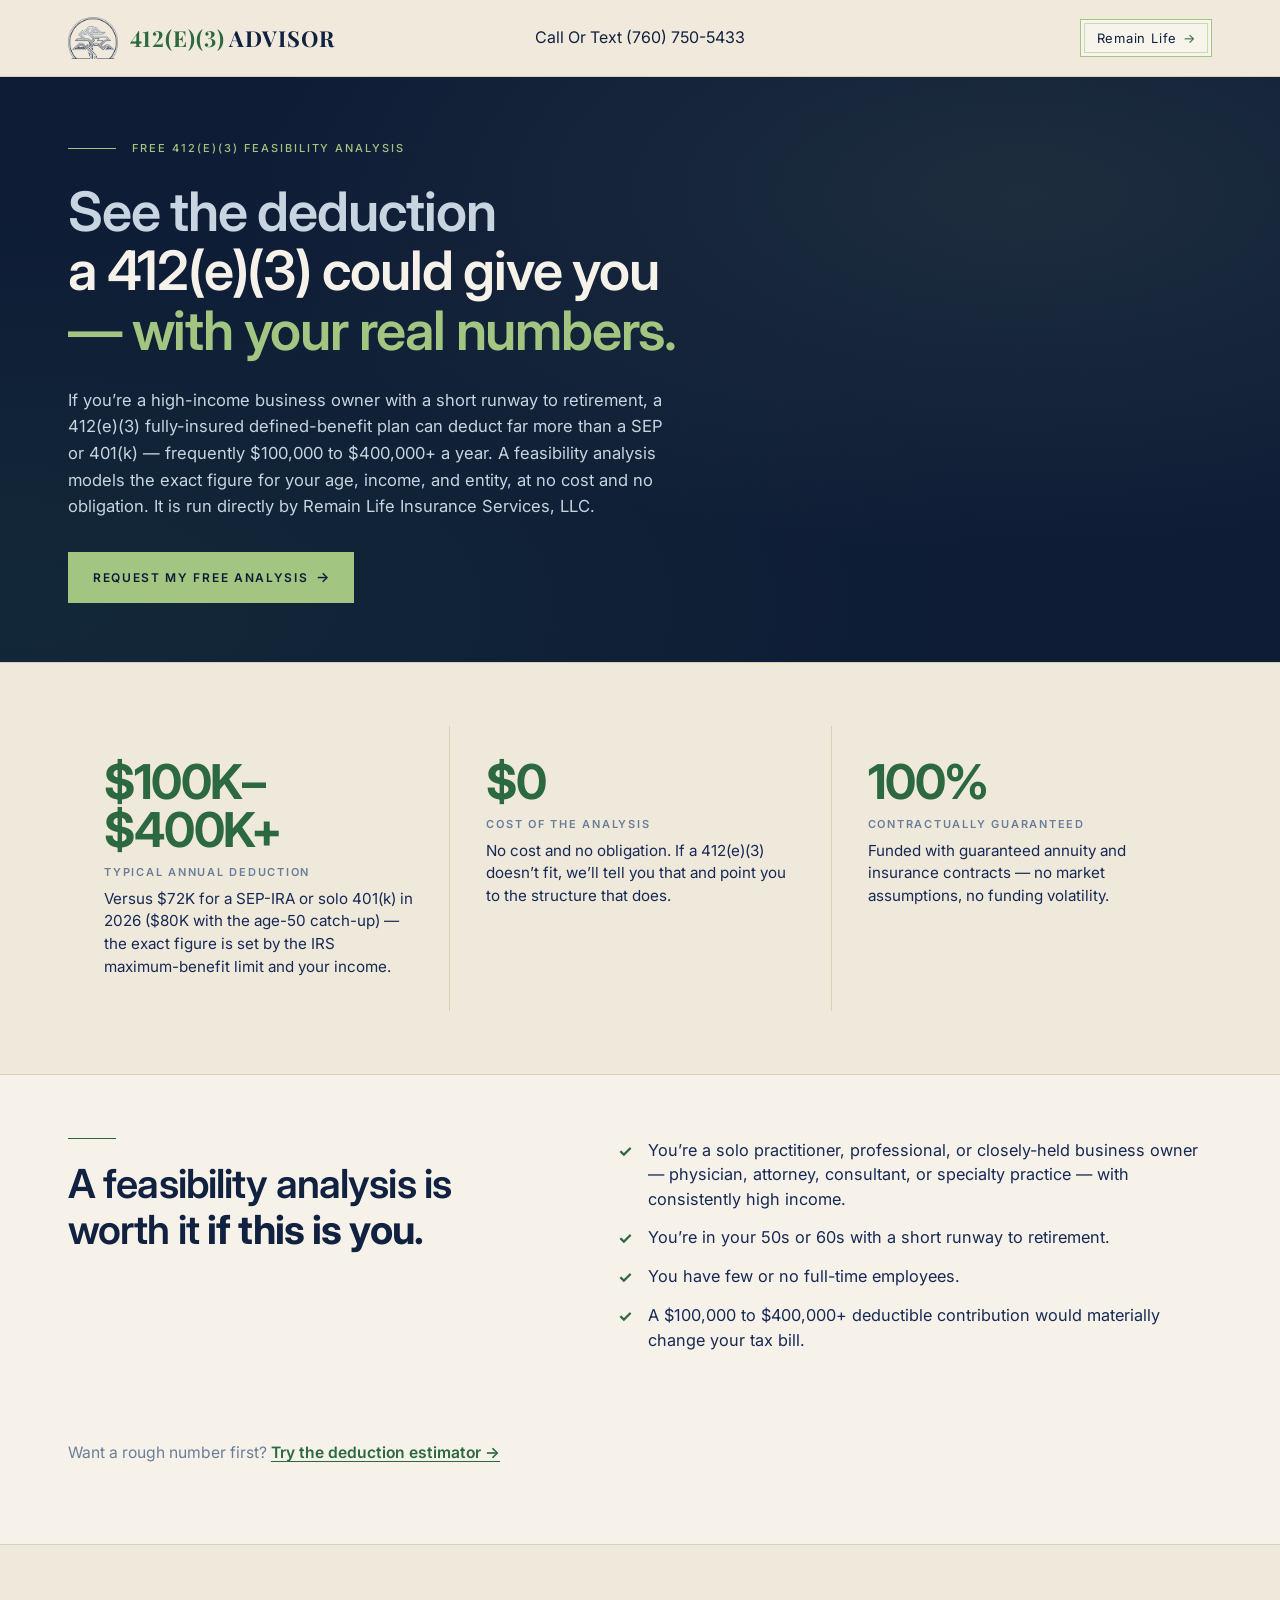
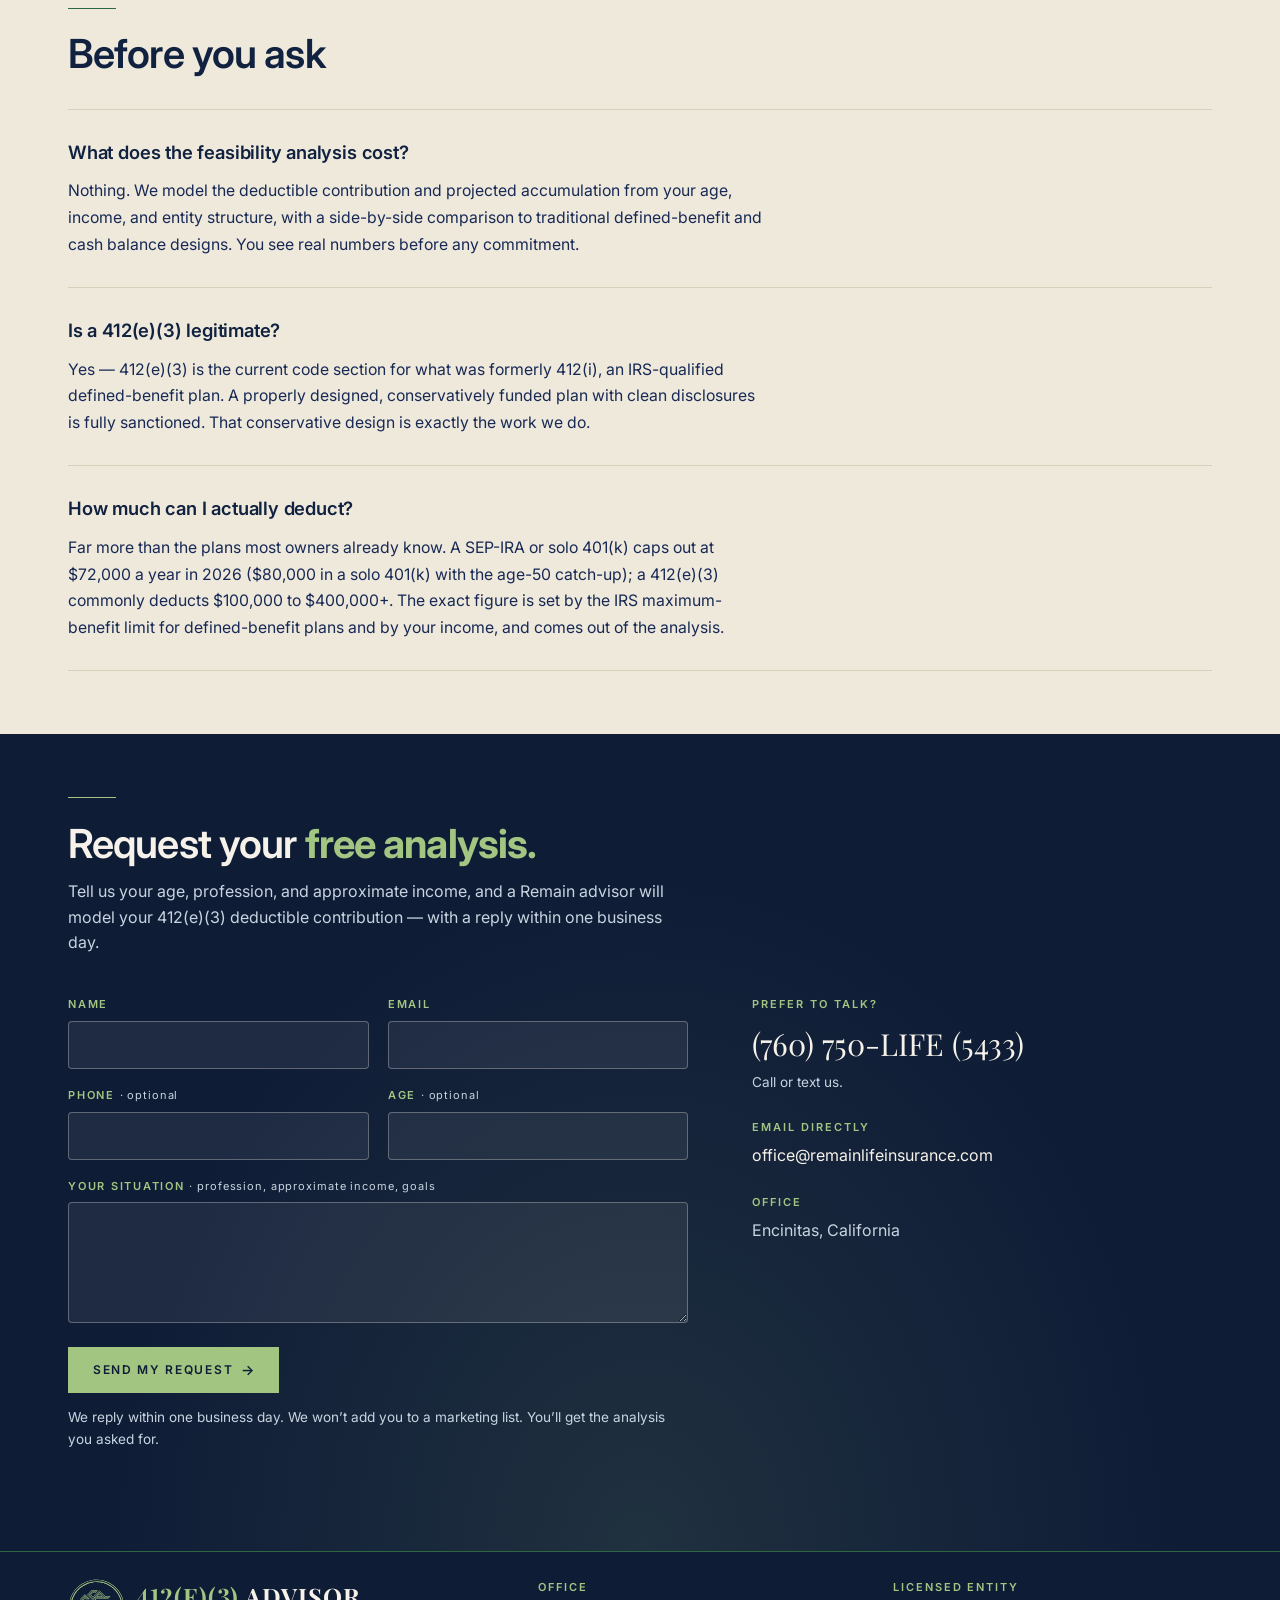
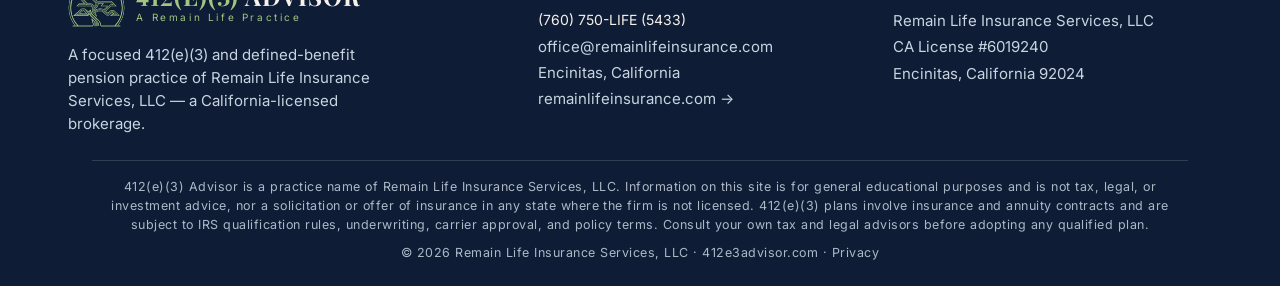
<file: feasibility-analysis.html>
<!doctype html>
<html lang="en">
<head>
<script>document.documentElement.classList.add('js');</script>
<meta charset="UTF-8" />
<meta name="viewport" content="width=device-width, initial-scale=1.0" />
<!-- Google tag (gtag.js) -->
<script async src="https://www.googletagmanager.com/gtag/js?id=G-G8LLZYV89B"></script>
<script>
  window.dataLayer = window.dataLayer || [];
  function gtag(){dataLayer.push(arguments);}
  gtag('js', new Date());
  gtag('config', 'G-G8LLZYV89B');
  gtag('config', 'AW-18242442326');
</script>

<link rel="icon" type="image/png" sizes="32x32" href="/favicon-32.png" />
<link rel="apple-touch-icon" sizes="180x180" href="/apple-touch-icon.png" />
<title>Free 412(e)(3) Feasibility Analysis &mdash; See Your Deductible Contribution | 412(e)(3) Advisor</title>
<meta name="description" content="Request a free 412(e)(3) feasibility analysis. We model the deductible contribution and projected accumulation for your age, income, and entity — frequently $100,000 to $400,000+ a year — run directly by Remain Life." />
<link rel="canonical" href="https://412e3advisor.com/feasibility-analysis" />
<meta name="robots" content="noindex, follow" />
<meta property="og:type" content="website" />
<meta property="og:site_name" content="412(e)(3) Advisor" />
<meta property="og:title" content="Free 412(e)(3) Feasibility Analysis — See Your Deductible Contribution" />
<meta property="og:description" content="We model your 412(e)(3) deductible contribution and projected accumulation — frequently $100,000 to $400,000+ a year — run directly by Remain Life." />
<meta property="og:url" content="https://412e3advisor.com/feasibility-analysis" />
<meta property="og:image" content="https://412e3advisor.com/og-image.png" />
<meta property="og:image:width" content="1200" />
<meta property="og:image:height" content="630" />
<meta property="og:image:alt" content="412(e)(3) Advisor — free feasibility analysis." />
<meta property="og:locale" content="en_US" />
<meta name="twitter:card" content="summary_large_image" />
<meta name="twitter:title" content="Free 412(e)(3) Feasibility Analysis" />
<meta name="twitter:description" content="We model your 412(e)(3) deductible contribution and projected accumulation, run directly by Remain Life." />
<meta name="twitter:image" content="https://412e3advisor.com/og-image.png" />
<meta name="twitter:image:alt" content="412(e)(3) Advisor — free feasibility analysis." />

<link rel="preconnect" href="https://fonts.googleapis.com" />
<link rel="preconnect" href="https://fonts.gstatic.com" crossorigin />
<link href="https://fonts.googleapis.com/css2?family=Cormorant+Garamond:ital,wght@0,400;0,500;0,600;1,400&family=Inter:wght@300;400;500;600;700&display=swap" rel="stylesheet" />
<link rel="stylesheet" href="/assets/site.css?v=844a607a" />
<style>
  .lp-checklist { list-style: none; margin: 0; padding: 0; display: grid; gap: 0.9rem; max-width: 60ch; }
  .lp-checklist li { position: relative; padding-left: 1.9rem; color: var(--navy-mid); line-height: 1.5; font-size: 1.02rem; }
  .lp-checklist li::before { content: '\2713'; position: absolute; left: 0; top: 0.05em; color: var(--gold); font-weight: 700; }
  .lp-softcta { margin-top: 1.5rem; font-size: 0.98rem; color: var(--fog); }
  .lp-softcta a { color: var(--gold); font-weight: 600; text-decoration: underline; text-underline-offset: 3px; }
</style>
</head>

<body>

<!-- ──────────────────────── HEADER (minimal) ──────────────────────── -->
<header class="site">
  <div class="container row">
    <a href="/" class="wordmark-small" aria-label="412(e)(3) Advisor — home">
      <img class="wm-mark" src="/logo-mark.png" alt="" />
      <span class="wm-text">
        <span class="wm-name"><span class="wm-num">412(e)(3)</span> <span class="wm-word">Advisor</span></span>
      </span>
    </a>
    <nav class="primary" aria-label="Primary">
      <a href="tel:+17607505433" class="cta">Call Or Text (760) 750-5433</a>
    </nav>
    <a href="https://remainlifeinsurance.com" class="nav-assess"><span class="na-label">Remain&nbsp;Life</span><span class="na-arrow" aria-hidden="true">&rarr;</span></a>
  </div>
</header>

<main id="top">

<!-- ──────────────────────── HERO BAND ──────────────────────── -->
<section class="hero-band">
  <div class="container">
    <div class="label-row">
      <hr class="rule-gold" />
      <span class="label">Free 412(e)(3) Feasibility Analysis</span>
    </div>

    <h1 class="display tri-color">
      <span class="line-1">See the deduction</span>
      <span class="line-2">a 412(e)(3) could give you</span>
      <span class="line-3">&mdash; with your real numbers.</span>
    </h1>

    <p class="lede">
      If you&rsquo;re a high-income business owner with a short runway to retirement, a 412(e)(3) fully-insured defined-benefit plan can deduct far more than a SEP or 401(k) &mdash; frequently $100,000 to $400,000+ a year. A feasibility analysis models the exact figure for your age, income, and entity, at no cost and no obligation. It is run directly by Remain Life Insurance Services, LLC.
    </p>

    <div class="hero-actions">
      <a href="#contact" class="btn"><span>Request My Free Analysis</span>
        <span class="arrow">&rarr;</span>
      </a>
    </div>
  </div>
</section>

<!-- ──────────────────────── METRICS ──────────────────────── -->
<section class="metrics">
  <div class="container">
    <div class="metrics-grid reveal">
      <div class="metric">
        <p class="figure">$100K&ndash;$400K+</p>
        <p class="k">Typical annual deduction</p>
        <p class="v">Versus $72K for a SEP-IRA or solo 401(k) in 2026 ($80K with the age-50 catch-up) &mdash; the exact figure is set by the IRS maximum-benefit limit and your income.</p>
      </div>
      <div class="metric">
        <p class="figure">$0</p>
        <p class="k">Cost of the analysis</p>
        <p class="v">No cost and no obligation. If a 412(e)(3) doesn&rsquo;t fit, we&rsquo;ll tell you that and point you to the structure that does.</p>
      </div>
      <div class="metric">
        <p class="figure">100%</p>
        <p class="k">Contractually guaranteed</p>
        <p class="v">Funded with guaranteed annuity and insurance contracts &mdash; no market assumptions, no funding volatility.</p>
      </div>
    </div>
  </div>
</section>

<!-- ──────────────────────── WHO QUALIFIES ──────────────────────── -->
<section class="define">
  <div class="container">
    <div class="section-head reveal" style="margin-bottom:1.75rem;">
      <hr class="rule-gold" />
      <h2 class="display">A feasibility analysis is worth it <em>if this is you.</em></h2>
    </div>
    <ul class="lp-checklist reveal">
      <li>You&rsquo;re a solo practitioner, professional, or closely-held business owner &mdash; physician, attorney, consultant, or specialty practice &mdash; with consistently high income.</li>
      <li>You&rsquo;re in your 50s or 60s with a short runway to retirement.</li>
      <li>You have few or no full-time employees.</li>
      <li>A $100,000 to $400,000+ deductible contribution would materially change your tax bill.</li>
    </ul>
    <p class="lp-softcta reveal">Want a rough number first? <a href="/deduction-estimator">Try the deduction estimator &rarr;</a></p>
  </div>
</section>

<!-- ──────────────────────── MINI FAQ ──────────────────────── -->
<section class="faq">
  <div class="container">
    <div class="section-head reveal">
      <hr class="rule-gold" />
      <h2 class="display">Before you ask</h2>
    </div>
    <div class="faq-list reveal">
      <div class="faq-item">
        <h3>What does the feasibility analysis cost?</h3>
        <p>Nothing. We model the deductible contribution and projected accumulation from your age, income, and entity structure, with a side-by-side comparison to traditional defined-benefit and cash balance designs. You see real numbers before any commitment.</p>
      </div>
      <div class="faq-item">
        <h3>Is a 412(e)(3) legitimate?</h3>
        <p>Yes &mdash; 412(e)(3) is the current code section for what was formerly 412(i), an IRS-qualified defined-benefit plan. A properly designed, conservatively funded plan with clean disclosures is fully sanctioned. That conservative design is exactly the work we do.</p>
      </div>
      <div class="faq-item">
        <h3>How much can I actually deduct?</h3>
        <p>Far more than the plans most owners already know. A SEP-IRA or solo 401(k) caps out at $72,000 a year in 2026 ($80,000 in a solo 401(k) with the age-50 catch-up); a 412(e)(3) commonly deducts $100,000 to $400,000+. The exact figure is set by the IRS maximum-benefit limit for defined-benefit plans and by your income, and comes out of the analysis.</p>
      </div>
    </div>
  </div>
</section>

<!-- ──────────────────────── HANDOFF ─ CONTACT ──────────────────────── -->
<section class="handoff" id="contact">
  <div class="container">
    <div class="section-head reveal">
      <hr class="rule-gold" />
      <h2 class="display">Request your <em>free analysis.</em></h2>
      <p class="sub">Tell us your age, profession, and approximate income, and a Remain advisor will model your 412(e)(3) deductible contribution &mdash; with a reply within one business day.</p>
    </div>

    <div class="contact-grid reveal">
      <form class="lead-form" id="lead-form" novalidate>
        <div class="lf-row two">
          <label>Name
            <input type="text" name="name" autocomplete="name" required /></label>
          <label>Email
            <input type="email" name="email" autocomplete="email" required /></label>
        </div>
        <div class="lf-row two">
          <label>Phone <span class="opt">&middot; optional</span>
            <input type="tel" name="phone" autocomplete="tel" /></label>
          <label>Age <span class="opt">&middot; optional</span>
            <input type="text" name="age" inputmode="numeric" /></label>
        </div>
        <label>Your situation <span class="opt">&middot; profession, approximate income, goals</span>
          <textarea name="message" rows="4"></textarea></label>
        <button type="submit" class="btn"><span>Send my request</span> <span class="arrow">&rarr;</span></button>
        <p class="lf-note">We reply within one business day. We won&rsquo;t add you to a marketing list. You&rsquo;ll get the analysis you asked for.</p>
        <p class="lf-status" role="status" aria-live="polite"></p>
      </form>

      <aside class="contact-direct">
        <h3>Prefer to talk?</h3>
        <p class="cd-num"><a href="tel:+17607505433">(760) 750-LIFE (5433)</a></p>
        <p class="cd-sub">Call or text us.</p>
        <h3>Email directly</h3>
        <p><a href="mailto:office@remainlifeinsurance.com">office@remainlifeinsurance.com</a></p>
        <h3>Office</h3>
        <p>Encinitas, California</p>
      </aside>
    </div>
  </div>
</section>

</main>

<!-- ──────────────────────── FOOTER ──────────────────────── -->
<footer class="site">
  <div class="footer-bottom">
    <div class="container">
      <div class="footer-info-grid">
        <div class="brand-col">
          <div class="wordmark-foot">
            <img class="wm-mark" src="/logo-mark-green.svg" alt="" />
            <span class="wm-text">
              <span class="wm-name"><span class="wm-num">412(e)(3)</span> <span class="wm-word">Advisor</span></span>
              <span class="sub">A Remain Life Practice</span>
            </span>
          </div>
          <p>A focused 412(e)(3) and defined-benefit pension practice of Remain Life Insurance Services, LLC &mdash; a California-licensed brokerage.</p>
        </div>
        <div class="info-col">
          <h4>Office</h4>
          <div class="stack">
            <a href="tel:+17607505433">(760) 750-LIFE (5433)</a>
            <a href="mailto:office@remainlifeinsurance.com">office@remainlifeinsurance.com</a>
            <p>Encinitas, California</p>
            <a href="https://remainlifeinsurance.com">remainlifeinsurance.com &rarr;</a>
          </div>
        </div>
        <div class="info-col">
          <h4>Licensed Entity</h4>
          <div class="stack">
            <p>Remain Life Insurance Services, LLC</p>
            <p>CA License #6019240</p>
            <p>Encinitas, California 92024</p>
          </div>
        </div>
      </div>
      <div class="legal">
        <p>412(e)(3) Advisor is a practice name of Remain Life Insurance Services, LLC. Information on this site is for general educational purposes and is not tax, legal, or investment advice, nor a solicitation or offer of insurance in any state where the firm is not licensed. 412(e)(3) plans involve insurance and annuity contracts and are subject to IRS qualification rules, underwriting, carrier approval, and policy terms. Consult your own tax and legal advisors before adopting any qualified plan.</p>
        <p>&copy; <span id="year">2026</span> Remain Life Insurance Services, LLC &middot; 412e3advisor.com &middot; <a href="https://remainlifeinsurance.com/privacy" style="color: inherit;">Privacy</a></p>
      </div>
    </div>
  </div>
</footer>

<script>
  document.getElementById('year').textContent = new Date().getFullYear();
  if ('IntersectionObserver' in window) {
    var io = new IntersectionObserver(function (entries) {
      for (var i = 0; i < entries.length; i++) {
        if (entries[i].isIntersecting) { entries[i].target.classList.add('in'); io.unobserve(entries[i].target); }
      }
    }, { threshold: 0.12, rootMargin: '0px 0px -40px 0px' });
    document.querySelectorAll('.reveal').forEach(function (el) { io.observe(el); });
  } else {
    document.querySelectorAll('.reveal').forEach(function (el) { el.classList.add('in'); });
  }
</script>

<script>
(function () {
  // GA4 conversion events: call/text/email taps
  if (typeof gtag !== 'function') return;
  document.addEventListener('click', function (e) {
    var a = e.target && e.target.closest && e.target.closest('a[href^="tel:"], a[href^="sms:"], a[href^="mailto:"]');
    if (!a) return;
    var h = a.getAttribute('href') || '';
    var name = h.indexOf('tel:') === 0 ? 'call_click' : h.indexOf('sms:') === 0 ? 'text_click' : 'email_click';
    gtag('event', name, { link_url: h.split('?')[0], page_path: location.pathname });
  });
})();
</script>
<script>
(function () {
  // Desktop: show phone numbers as plain text (no app launching, no gimmicks).
  var desktop = window.matchMedia('(hover: hover) and (pointer: fine)').matches && !('ontouchstart' in window);
  if (desktop) {
    document.querySelectorAll('a[href^="tel:"]').forEach(function (a) {
      var s = document.createElement('span');
      s.textContent = a.textContent;
      s.style.cssText = 'color:inherit;';
      a.replaceWith(s);
    });
  }
  // Lead form: in-page submit, no mail app required.
  var form = document.getElementById('lead-form');
  if (!form) return;
  form.addEventListener('submit', function (e) {
    e.preventDefault();
    var status = form.querySelector('.lf-status');
    var btn = form.querySelector('button');
    var data = {};
    ['name', 'email', 'phone', 'age', 'message'].forEach(function (k) {
      data[k] = (form.querySelector('[name="' + k + '"]') || {}).value || '';
    });
    if (!data.name || !data.email) {
      status.textContent = 'Please add your name and email so we can reply.';
      return;
    }
    data._subject = 'Feasibility request \u2014 412e3advisor.com';
    data._template = 'table';
    btn.disabled = true;
    status.textContent = 'Sending\u2026';
    fetch('https://formsubmit.co/ajax/1a27fe8b7f97be1c8f9723604e0c9b80', {
      method: 'POST',
      headers: { 'Content-Type': 'application/json', 'Accept': 'application/json' },
      body: JSON.stringify(data)
    }).then(function (r) { return r.json(); }).then(function () {
      form.querySelectorAll('input, textarea').forEach(function (el) { el.value = ''; });
      status.textContent = 'Thank you \u2014 your request is in. We\u2019ll reply within one business day.';
      btn.disabled = false;
      if (typeof gtag === 'function') {
        gtag('event', 'feasibility_request', { page_path: location.pathname });
        gtag('event', 'ads_conversion_About_Us_1', {});
      }
    }).catch(function () {
      status.textContent = 'Something went wrong \u2014 please email office@remainlifeinsurance.com directly.';
      btn.disabled = false;
    });
  });
})();
</script>
</body>
</html>
</file>
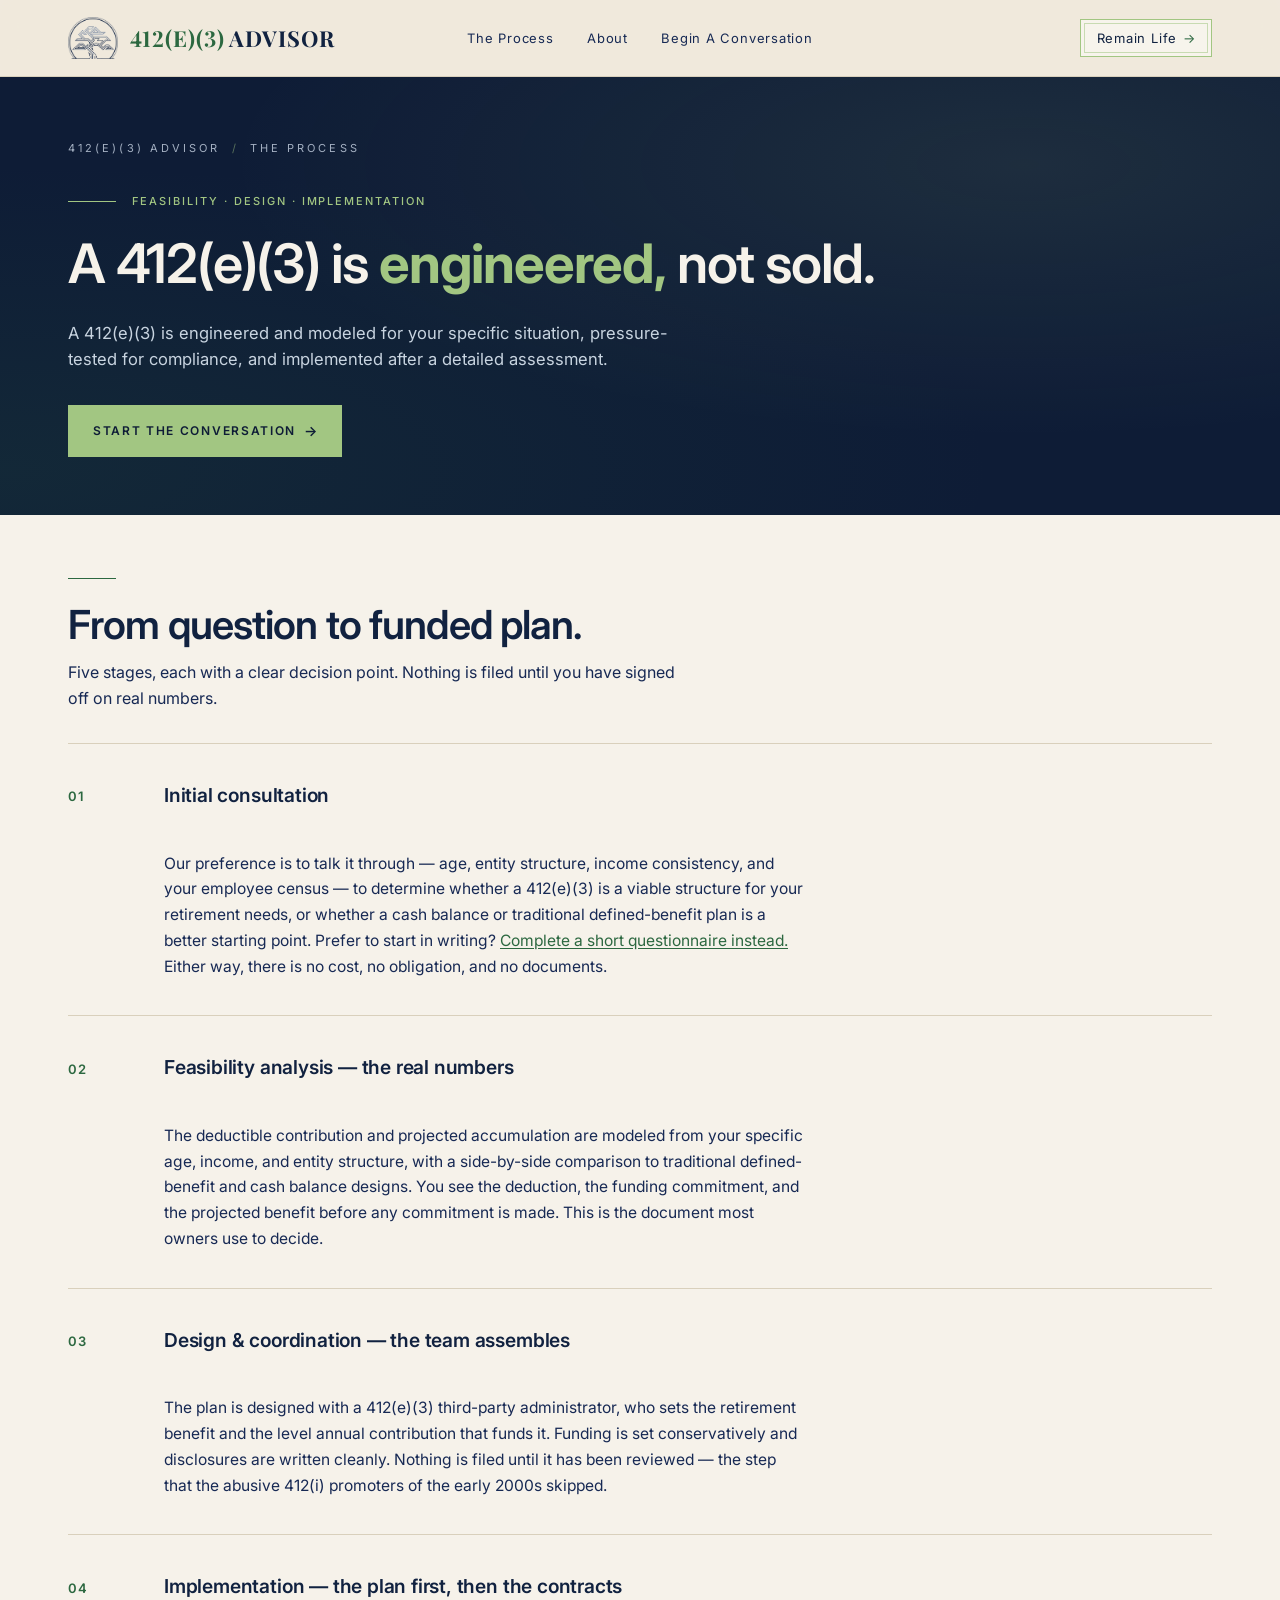
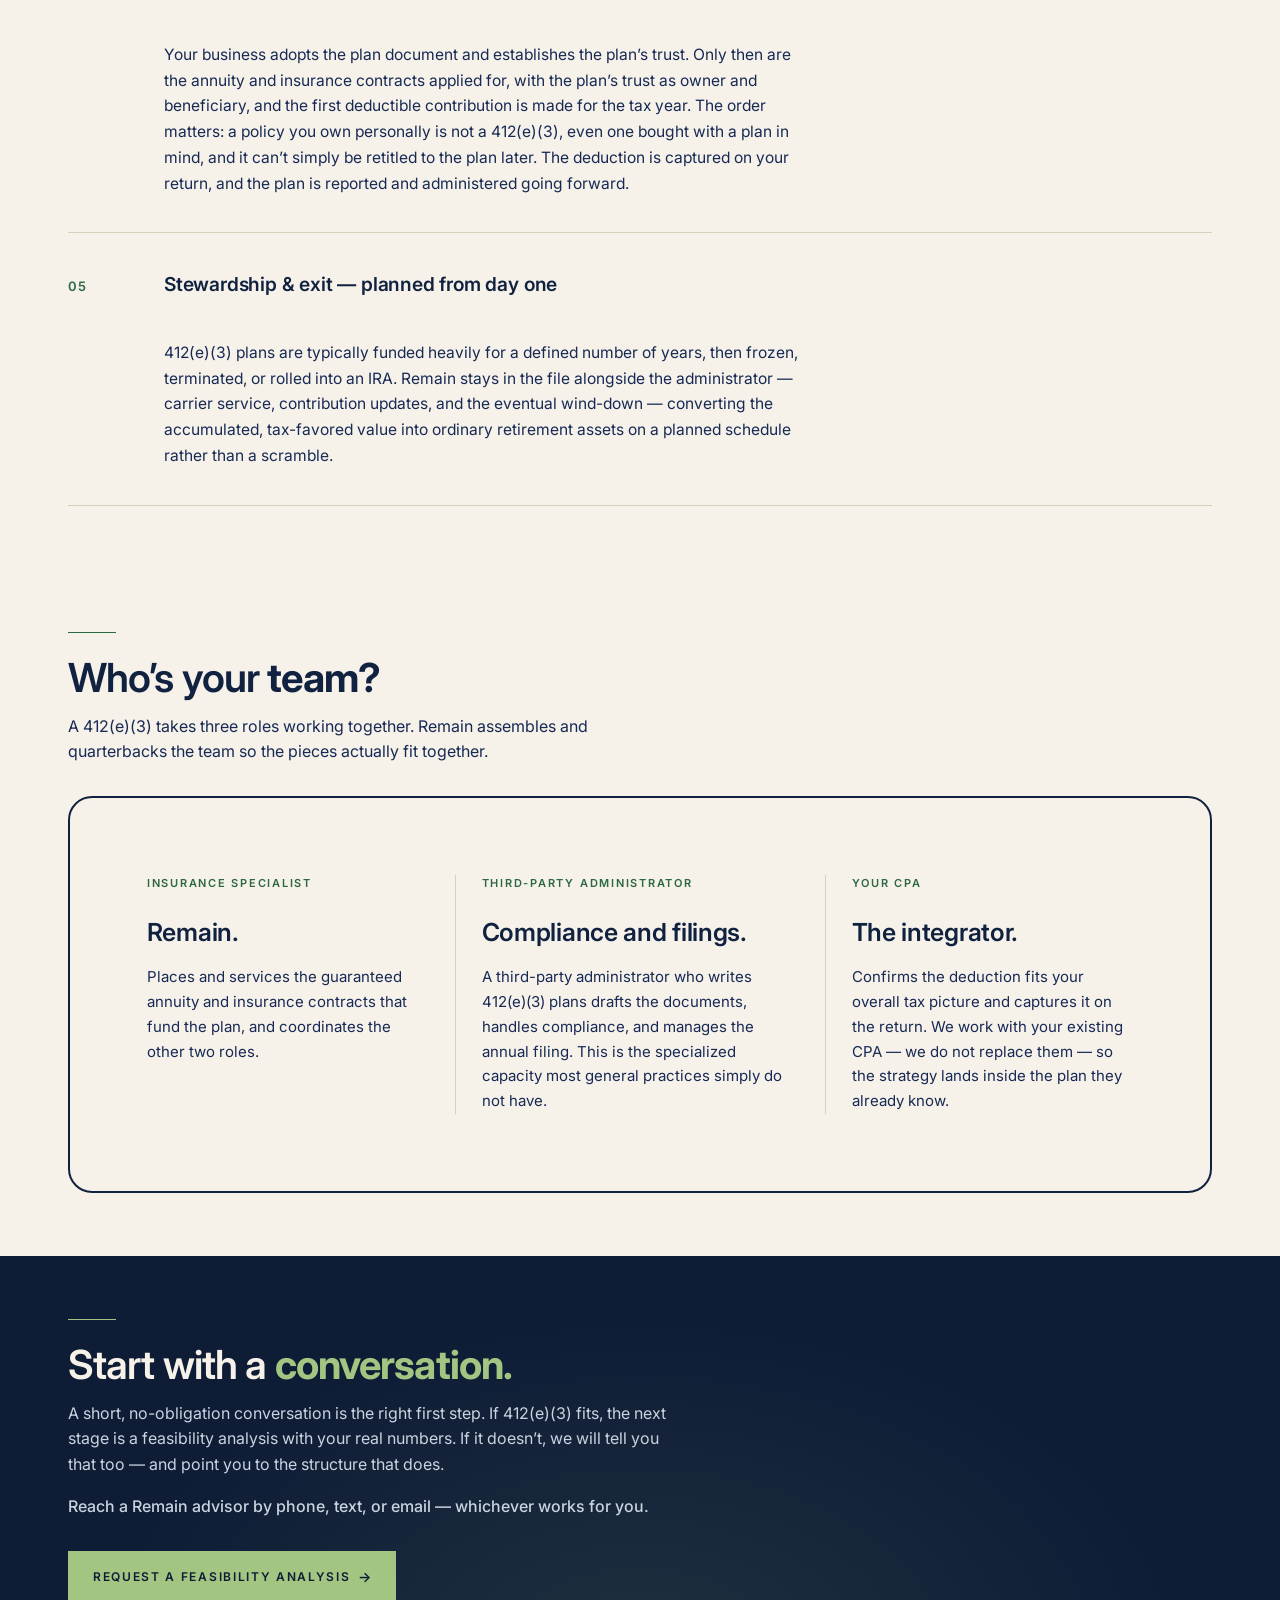
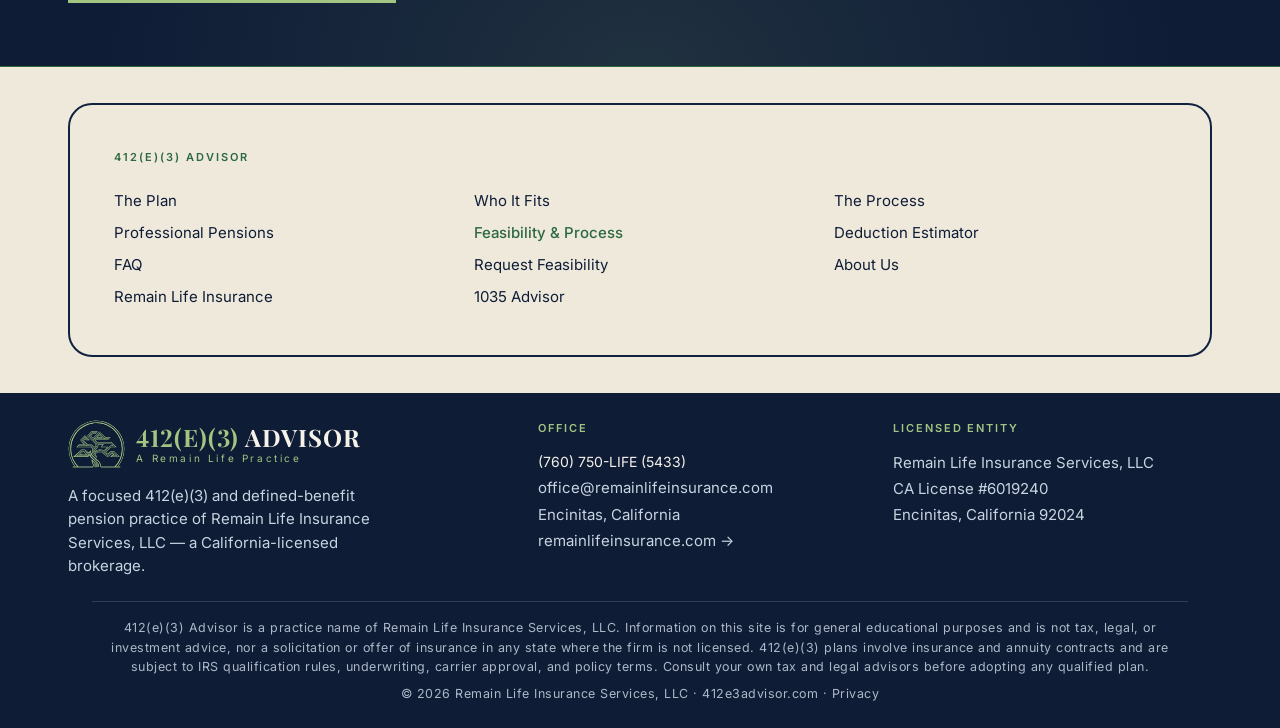
<file: how-it-works.html>
<!doctype html>
<html lang="en">
<head>
<script>document.documentElement.classList.add('js');</script>
<meta charset="UTF-8" />
<meta name="viewport" content="width=device-width, initial-scale=1.0" />
<!-- Google tag (gtag.js) -->
<script async src="https://www.googletagmanager.com/gtag/js?id=G-G8LLZYV89B"></script>
<script>
  window.dataLayer = window.dataLayer || [];
  function gtag(){dataLayer.push(arguments);}
  gtag('js', new Date());
  gtag('config', 'G-G8LLZYV89B');
  gtag('config', 'AW-18242442326');
</script>

<link rel="icon" type="image/png" sizes="32x32" href="/favicon-32.png" />
<link rel="apple-touch-icon" sizes="180x180" href="/apple-touch-icon.png" />
<title>The 412(e)(3) Process &mdash; Feasibility, Design &amp; Implementation | 412(e)(3) Advisor</title>
<meta name="description" content="How a 412(e)(3) plan goes from question to funded: an initial consultation, feasibility analysis, coordinated design with a third-party administrator, implementation, and the planned exit. Run directly by Remain Life." />
<link rel="canonical" href="https://412e3advisor.com/how-it-works" />
<meta name="robots" content="index, follow" />
<meta property="og:type" content="website" />
<meta property="og:site_name" content="412(e)(3) Advisor" />
<meta property="og:title" content="The 412(e)(3) Process — Feasibility, Design & Implementation" />
<meta property="og:description" content="How a 412(e)(3) plan goes from question to funded: initial consultation, feasibility analysis, coordinated design, implementation, and the planned exit." />
<meta property="og:url" content="https://412e3advisor.com/how-it-works" />
<meta property="og:image" content="https://412e3advisor.com/og-image.png" />
<meta property="og:image:width" content="1200" />
<meta property="og:image:height" content="630" />
<meta property="og:image:alt" content="412(e)(3) Advisor — the feasibility, design, and implementation process." />
<meta property="og:locale" content="en_US" />
<meta name="twitter:card" content="summary_large_image" />
<meta name="twitter:title" content="The 412(e)(3) Process — Feasibility, Design & Implementation" />
<meta name="twitter:description" content="How a 412(e)(3) plan goes from question to funded, run directly by Remain Life." />
<meta name="twitter:image" content="https://412e3advisor.com/og-image.png" />
<meta name="twitter:image:alt" content="412(e)(3) Advisor — the feasibility, design, and implementation process." />

<link rel="preconnect" href="https://fonts.googleapis.com" />
<link rel="preconnect" href="https://fonts.gstatic.com" crossorigin />
<link href="https://fonts.googleapis.com/css2?family=Cormorant+Garamond:ital,wght@0,400;0,500;0,600;1,400&family=Inter:wght@300;400;500;600;700&display=swap" rel="stylesheet" />
<link rel="stylesheet" href="/assets/site.css?v=844a607a" />
<script type="application/ld+json">
{
  "@context": "https://schema.org",
  "@type": "BreadcrumbList",
  "itemListElement": [
    { "@type": "ListItem", "position": 1, "name": "412(e)(3) Advisor", "item": "https://412e3advisor.com/" },
    { "@type": "ListItem", "position": 2, "name": "The Process", "item": "https://412e3advisor.com/how-it-works" }
  ]
}
</script>
<script type="application/ld+json">
{
  "@context": "https://schema.org",
  "@type": "HowTo",
  "name": "How a 412(e)(3) plan goes from question to funded",
  "description": "The five stages of establishing a 412(e)(3) fully-insured defined-benefit pension plan, from initial consultation through the planned exit.",
  "step": [
    { "@type": "HowToStep", "position": 1, "name": "Initial consultation", "text": "We talk through age, entity structure, income consistency, and your employee census to determine whether a 412(e)(3) is a viable structure, or whether a cash balance or traditional defined-benefit plan is a better starting point. No cost, no obligation, no documents.", "url": "https://412e3advisor.com/how-it-works#contact" },
    { "@type": "HowToStep", "position": 2, "name": "Feasibility analysis", "text": "The deductible contribution and projected accumulation are modeled from your specific age, income, and entity structure, with a side-by-side comparison to traditional defined-benefit and cash balance designs — before any commitment is made." },
    { "@type": "HowToStep", "position": 3, "name": "Design and coordination", "text": "The plan is designed with a 412(e)(3) third-party administrator, who sets the retirement benefit and the level annual contribution that funds it. Funding is set conservatively and disclosures are written cleanly. Nothing is filed until it has been reviewed." },
    { "@type": "HowToStep", "position": 4, "name": "Implementation", "text": "The business adopts the plan document and establishes the plan's trust. Only then are the annuity and insurance contracts applied for, with the plan's trust as owner, and the first deductible contribution is made. A personally owned policy is not a 412(e)(3)." },
    { "@type": "HowToStep", "position": 5, "name": "Stewardship and exit", "text": "412(e)(3) plans are typically funded heavily for a defined number of years, then frozen, terminated, or rolled into an IRA. Remain stays in the file alongside the administrator — carrier service, contribution updates, and the eventual wind-down." }
  ]
}
</script>
</head>

<body>

<!-- ──────────────────────── HEADER ──────────────────────── -->
<header class="site">
  <div class="container row">
    <a href="/" class="wordmark-small" aria-label="412(e)(3) Advisor — home">
      <img class="wm-mark" src="/logo-mark.png" alt="" />
      <span class="wm-text">
        <span class="wm-name"><span class="wm-num">412(e)(3)</span> <span class="wm-word">Advisor</span></span>
      </span>
    </a>
    <nav class="primary" aria-label="Primary">
      <a href="/how-it-works">The Process</a>
      <a href="/about">About</a>
      <a href="#contact" class="cta">Begin A Conversation</a>
    </nav>
    <a href="https://remainlifeinsurance.com" class="nav-assess"><span class="na-label">Remain&nbsp;Life</span><span class="na-arrow" aria-hidden="true">&rarr;</span></a>
  </div>
</header>

<main id="top">

<!-- ──────────────────────── HERO BAND ──────────────────────── -->
<section class="hero-band">
  <div class="container">
    <div class="crumb">
      <a href="/">412(e)(3) Advisor</a>
      <span class="sep">/</span>
      <span>The Process</span>
    </div>

    <div class="label-row">
      <hr class="rule-gold" />
      <span class="label">Feasibility &middot; Design &middot; Implementation</span>
    </div>

    <h1 class="display">
      A 412(e)(3) is <em>engineered,</em> not sold.
    </h1>

    <p class="lede">
      A 412(e)(3) is engineered and modeled for your specific situation, pressure-tested for compliance, and implemented after a detailed assessment.
    </p>

    <a href="#contact" class="btn hero-band-cta" style="margin-top:2rem;">
      <span>Start The Conversation</span>
      <span class="arrow">&rarr;</span>
    </a>
  </div>
</section>

<!-- ──────────────────────── STEPS ──────────────────────── -->
<section class="process">
  <div class="container">
    <div class="section-head reveal">
      <hr class="rule-gold" />
      <h2 class="display">From question to funded plan.</h2>
      <p class="sub">Five stages, each with a clear decision point. Nothing is filed until you have signed off on real numbers.</p>
    </div>

    <ol class="steps reveal">
      <li>
        <h3>Initial consultation</h3>
        <p>Our preference is to talk it through &mdash; age, entity structure, income consistency, and your employee census &mdash; to determine whether a 412(e)(3) is a viable structure for your retirement needs, or whether a cash balance or traditional defined-benefit plan is a better starting point. Prefer to start in writing? <a class="inline-link" href="mailto:office@remainlifeinsurance.com?subject=412%28e%29%283%29%20questionnaire&body=A%20few%20details%20to%20start%20%E2%80%94%20age%2C%20profession%2C%20approximate%20income%2C%20number%20of%20employees%2C%20and%20what%20you%20already%20have%20in%20place%20for%20retirement%3A">Complete a short questionnaire instead.</a> Either way, there is no cost, no obligation, and no documents.</p>
      </li>
      <li>
        <h3>Feasibility analysis &mdash; the real numbers</h3>
        <p>The deductible contribution and projected accumulation are modeled from your specific age, income, and entity structure, with a side-by-side comparison to traditional defined-benefit and cash balance designs. You see the deduction, the funding commitment, and the projected benefit before any commitment is made. This is the document most owners use to decide.</p>
      </li>
      <li>
        <h3>Design &amp; coordination &mdash; the team assembles</h3>
        <p>The plan is designed with a 412(e)(3) third-party administrator, who sets the retirement benefit and the level annual contribution that funds it. Funding is set conservatively and disclosures are written cleanly. Nothing is filed until it has been reviewed &mdash; the step that the abusive 412(i) promoters of the early 2000s skipped.</p>
      </li>
      <li>
        <h3>Implementation &mdash; the plan first, then the contracts</h3>
        <p>Your business adopts the plan document and establishes the plan&rsquo;s trust. Only then are the annuity and insurance contracts applied for, with the plan&rsquo;s trust as owner and beneficiary, and the first deductible contribution is made for the tax year. The order matters: a policy you own personally is not a 412(e)(3), even one bought with a plan in mind, and it can&rsquo;t simply be retitled to the plan later. The deduction is captured on your return, and the plan is reported and administered going forward.</p>
      </li>
      <li>
        <h3>Stewardship &amp; exit &mdash; planned from day one</h3>
        <p>412(e)(3) plans are typically funded heavily for a defined number of years, then frozen, terminated, or rolled into an IRA. Remain stays in the file alongside the administrator &mdash; carrier service, contribution updates, and the eventual wind-down &mdash; converting the accumulated, tax-favored value into ordinary retirement assets on a planned schedule rather than a scramble.</p>
      </li>
    </ol>
  </div>
</section>

<!-- ──────────────────────── WHO'S AT THE TABLE ──────────────────────── -->
<section class="paths">
  <div class="container">
    <div class="section-head reveal">
      <hr class="rule-gold" />
      <h2 class="display">Who&rsquo;s your <em>team?</em></h2>
      <p class="sub">A 412(e)(3) takes three roles working together. Remain assembles and quarterbacks the team so the pieces actually fit together.</p>
    </div>

    <div class="paths-box three-col reveal">
      <div class="path-col">
        <span class="path-label">Insurance specialist</span>
        <h3>Remain.</h3>
        <p class="body">Places and services the guaranteed annuity and insurance contracts that fund the plan, and coordinates the other two roles.</p>
      </div>
      <div class="path-col">
        <span class="path-label">Third-party administrator</span>
        <h3>Compliance and filings.</h3>
        <p class="body">A third-party administrator who writes 412(e)(3) plans drafts the documents, handles compliance, and manages the annual filing. This is the specialized capacity most general practices simply do not have.</p>
      </div>
      <div class="path-col">
        <span class="path-label">Your CPA</span>
        <h3>The integrator.</h3>
        <p class="body">Confirms the deduction fits your overall tax picture and captures it on the return. We work with your existing CPA &mdash; we do not replace them &mdash; so the strategy lands inside the plan they already know.</p>
      </div>
    </div>
  </div>
</section>

<!-- ──────────────────────── HANDOFF ──────────────────────── -->
<section class="handoff" id="contact">
  <div class="container">
    <div class="section-head reveal">
      <hr class="rule-gold" />
      <h2 class="display">Start with a <em>conversation.</em></h2>
      <p class="sub">A short, no-obligation conversation is the right first step. If 412(e)(3) fits, the next stage is a feasibility analysis with your real numbers. If it doesn&rsquo;t, we will tell you that too &mdash; and point you to the structure that does.</p>
      <p class="sub closing-line">Reach a Remain advisor by phone, text, or email &mdash; whichever works for you.</p>
    </div>
    <div class="actions reveal">
      <a href="/#contact" class="btn"><span>Request A Feasibility Analysis</span><span class="arrow">&rarr;</span></a>
    </div>
  </div>
</section>

</main>

<!-- ──────────────────────── FOOTER ──────────────────────── -->
<footer class="site">
  <div class="footer-top">
    <div class="container">
      <div class="footer-practice-frame">
        <h4 class="footer-section-label">412(e)(3) Advisor</h4>
        <nav class="footer-practice-grid" aria-label="Footer navigation">
          <a href="/#what">The Plan</a>
          <a href="/#fit">Who It Fits</a>
          <a href="/#process">The Process</a>
          <a href="/professional-pension">Professional Pensions</a>
          <a href="/how-it-works" class="current">Feasibility &amp; Process</a>
          <a href="/deduction-estimator">Deduction Estimator</a>
          <a href="/#faq">FAQ</a>
          <a href="/#contact">Request Feasibility</a>
          <a href="/about">About Us</a>
          <a href="https://remainlifeinsurance.com">Remain Life Insurance</a>
          <a href="https://1035advisor.com">1035 Advisor</a>
        </nav>
      </div>
    </div>
  </div>
  <div class="footer-bottom">
    <div class="container">
      <div class="footer-info-grid">
        <div class="brand-col">
          <div class="wordmark-foot">
            <img class="wm-mark" src="/logo-mark-green.svg" alt="" />
            <span class="wm-text">
              <span class="wm-name"><span class="wm-num">412(e)(3)</span> <span class="wm-word">Advisor</span></span>
              <span class="sub">A Remain Life Practice</span>
            </span>
          </div>
          <p>A focused 412(e)(3) and defined-benefit pension practice of Remain Life Insurance Services, LLC &mdash; a California-licensed brokerage.</p>
        </div>
        <div class="info-col">
          <h4>Office</h4>
          <div class="stack">
            <a href="tel:+17607505433">(760) 750-LIFE (5433)</a>
            <a href="mailto:office@remainlifeinsurance.com">office@remainlifeinsurance.com</a>
            <p>Encinitas, California</p>
            <a href="https://remainlifeinsurance.com">remainlifeinsurance.com &rarr;</a>
          </div>
        </div>
        <div class="info-col">
          <h4>Licensed Entity</h4>
          <div class="stack">
            <p>Remain Life Insurance Services, LLC</p>
            <p>CA License #6019240</p>
            <p>Encinitas, California 92024</p>
          </div>
        </div>
      </div>
      <div class="legal">
        <p>412(e)(3) Advisor is a practice name of Remain Life Insurance Services, LLC. Information on this site is for general educational purposes and is not tax, legal, or investment advice, nor a solicitation or offer of insurance in any state where the firm is not licensed. 412(e)(3) plans involve insurance and annuity contracts and are subject to IRS qualification rules, underwriting, carrier approval, and policy terms. Consult your own tax and legal advisors before adopting any qualified plan.</p>
        <p>&copy; <span id="year">2026</span> Remain Life Insurance Services, LLC &middot; 412e3advisor.com &middot; <a href="https://remainlifeinsurance.com/privacy" style="color: inherit;">Privacy</a></p>
      </div>
    </div>
  </div>
</footer>

<script>
  document.getElementById('year').textContent = new Date().getFullYear();
  if ('IntersectionObserver' in window) {
    const io = new IntersectionObserver((entries) => {
      for (const entry of entries) {
        if (entry.isIntersecting) { entry.target.classList.add('in'); io.unobserve(entry.target); }
      }
    }, { threshold: 0.12, rootMargin: '0px 0px -40px 0px' });
    document.querySelectorAll('.reveal').forEach(el => io.observe(el));
  } else {
    document.querySelectorAll('.reveal').forEach(el => el.classList.add('in'));
  }
</script>

<script>
(function () {
  // GA4 conversion events: call/text/email taps
  if (typeof gtag !== 'function') return;
  document.addEventListener('click', function (e) {
    var a = e.target && e.target.closest && e.target.closest('a[href^="tel:"], a[href^="sms:"], a[href^="mailto:"]');
    if (!a) return;
    var h = a.getAttribute('href') || '';
    var name = h.indexOf('tel:') === 0 ? 'call_click' : h.indexOf('sms:') === 0 ? 'text_click' : 'email_click';
    gtag('event', name, { link_url: h.split('?')[0], page_path: location.pathname });
  });
})();
</script>
<script>
(function () {
  // Desktop: show phone numbers as plain text (no app launching).
  var desktop = window.matchMedia('(hover: hover) and (pointer: fine)').matches && !('ontouchstart' in window);
  if (!desktop) return;
  document.querySelectorAll('a[href^="tel:"]').forEach(function (a) {
    var s = document.createElement('span');
    s.textContent = a.textContent;
    a.replaceWith(s);
  });
})();
</script>
</body>
</html>
</file>
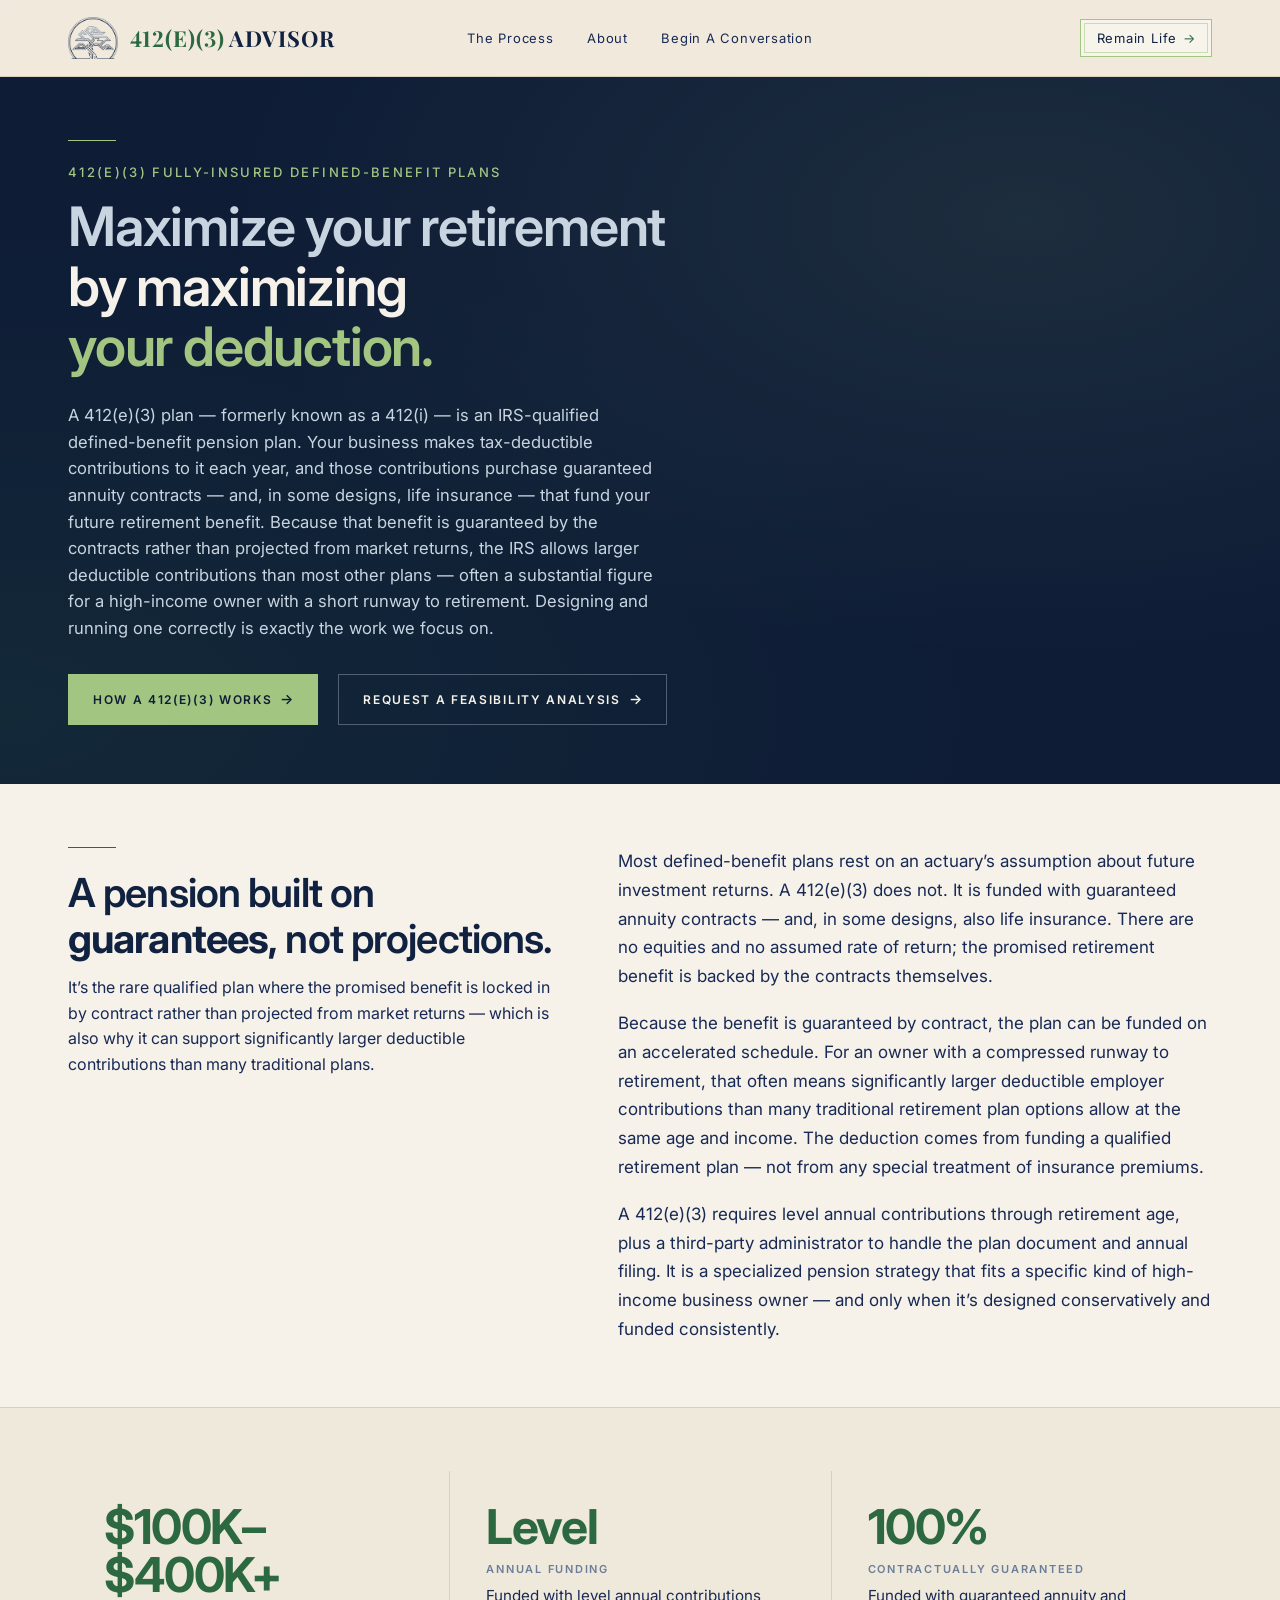
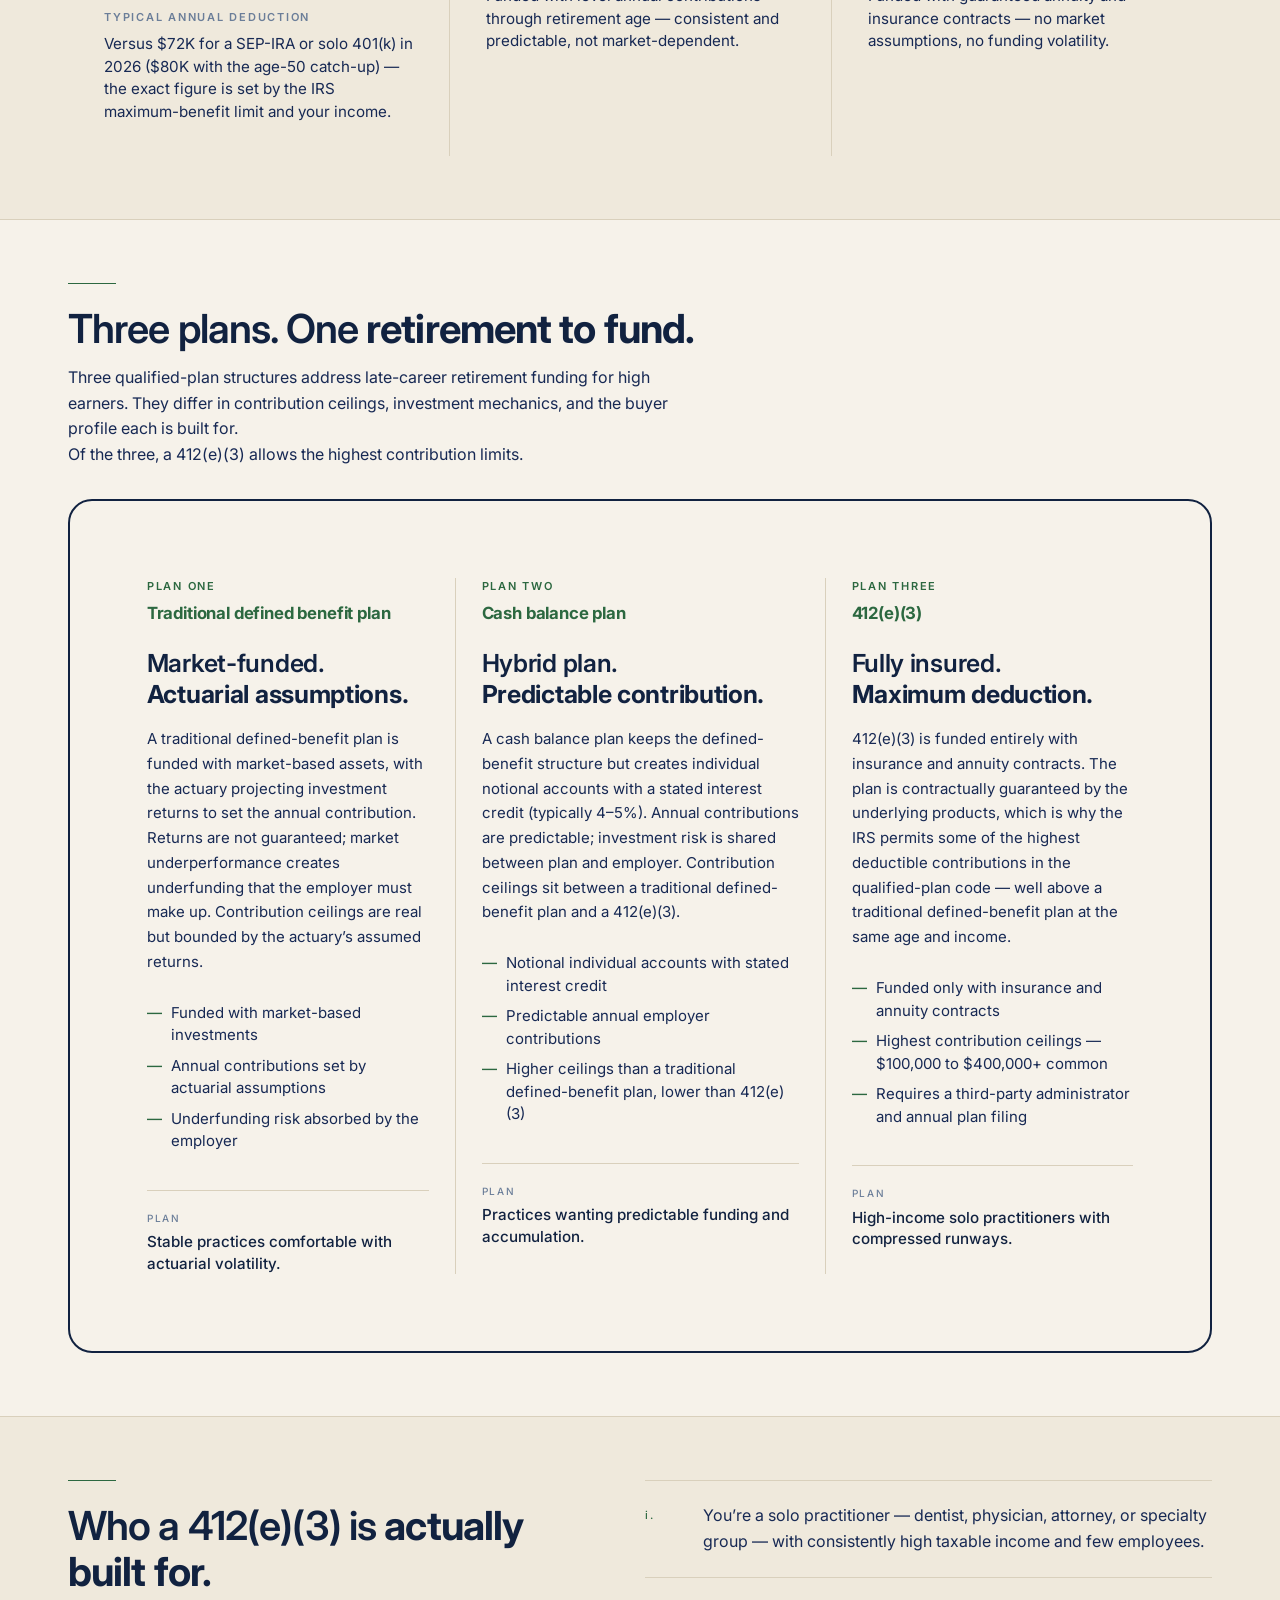
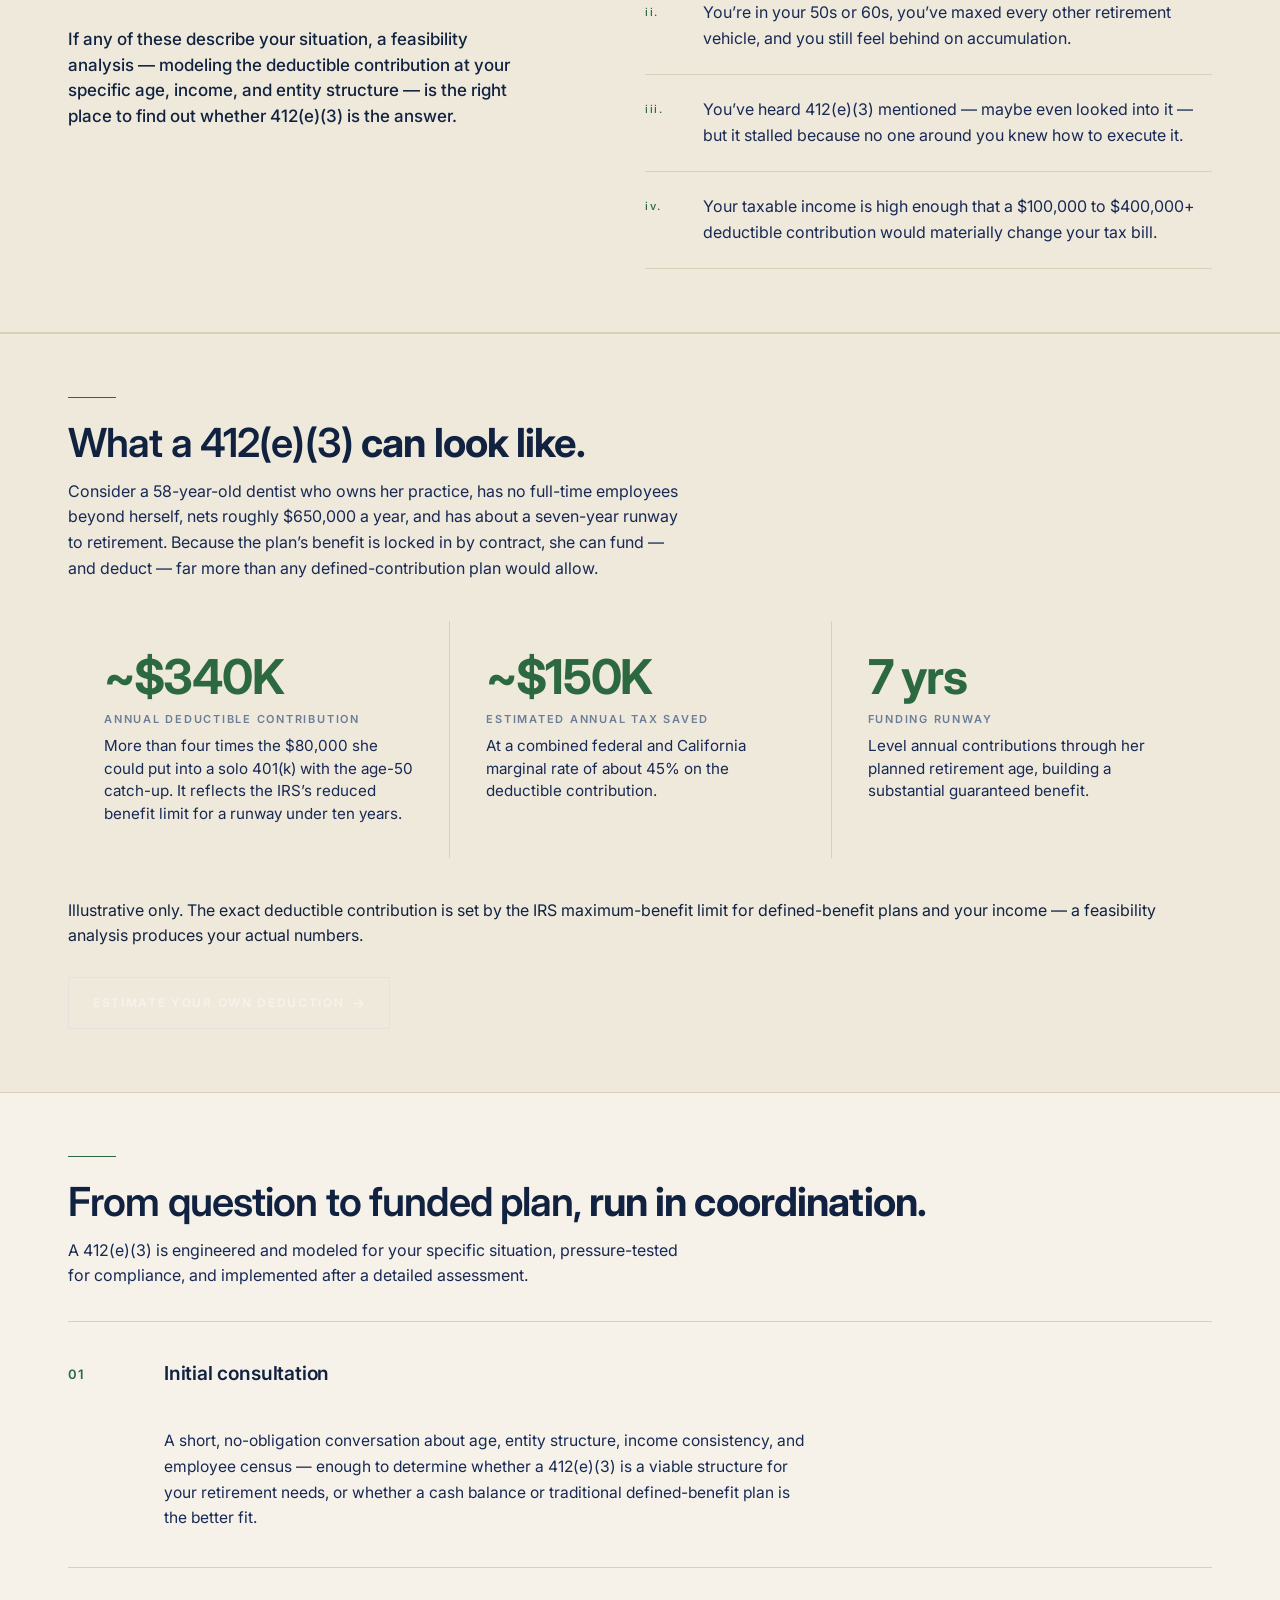
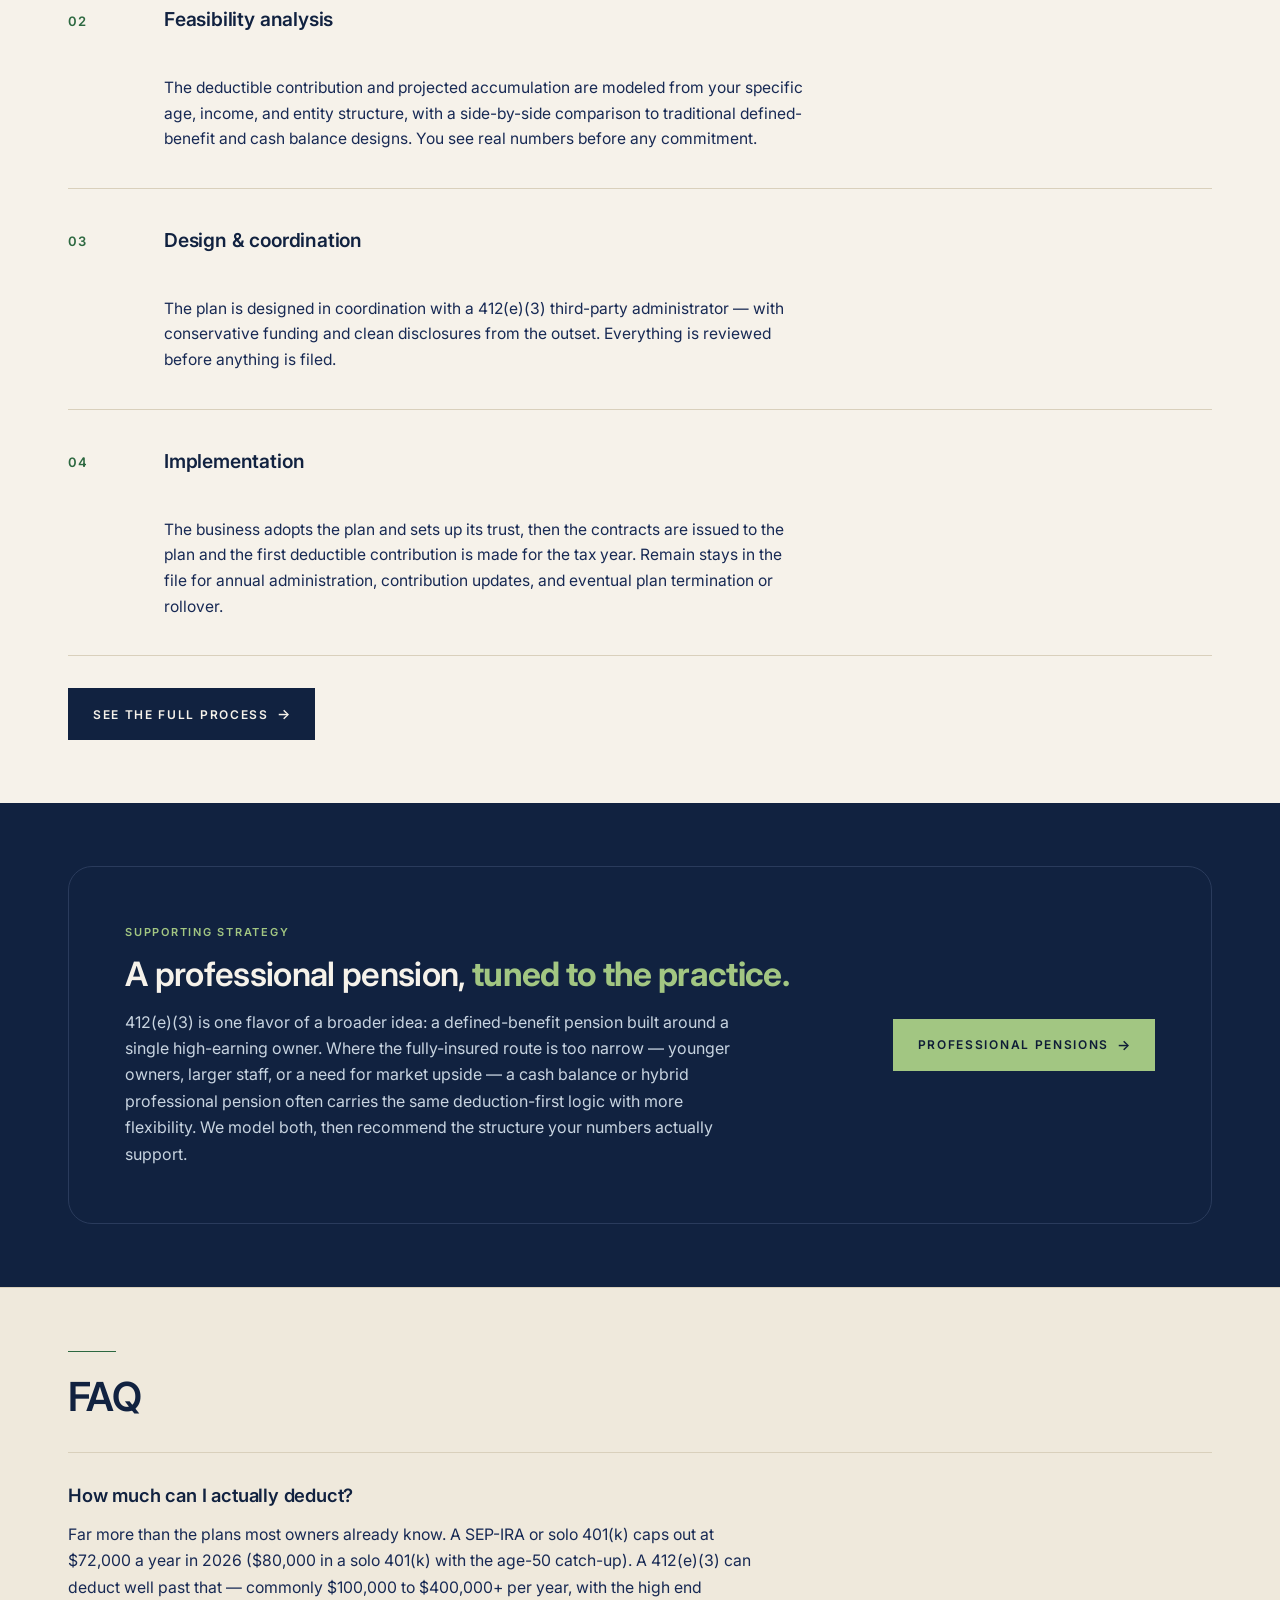
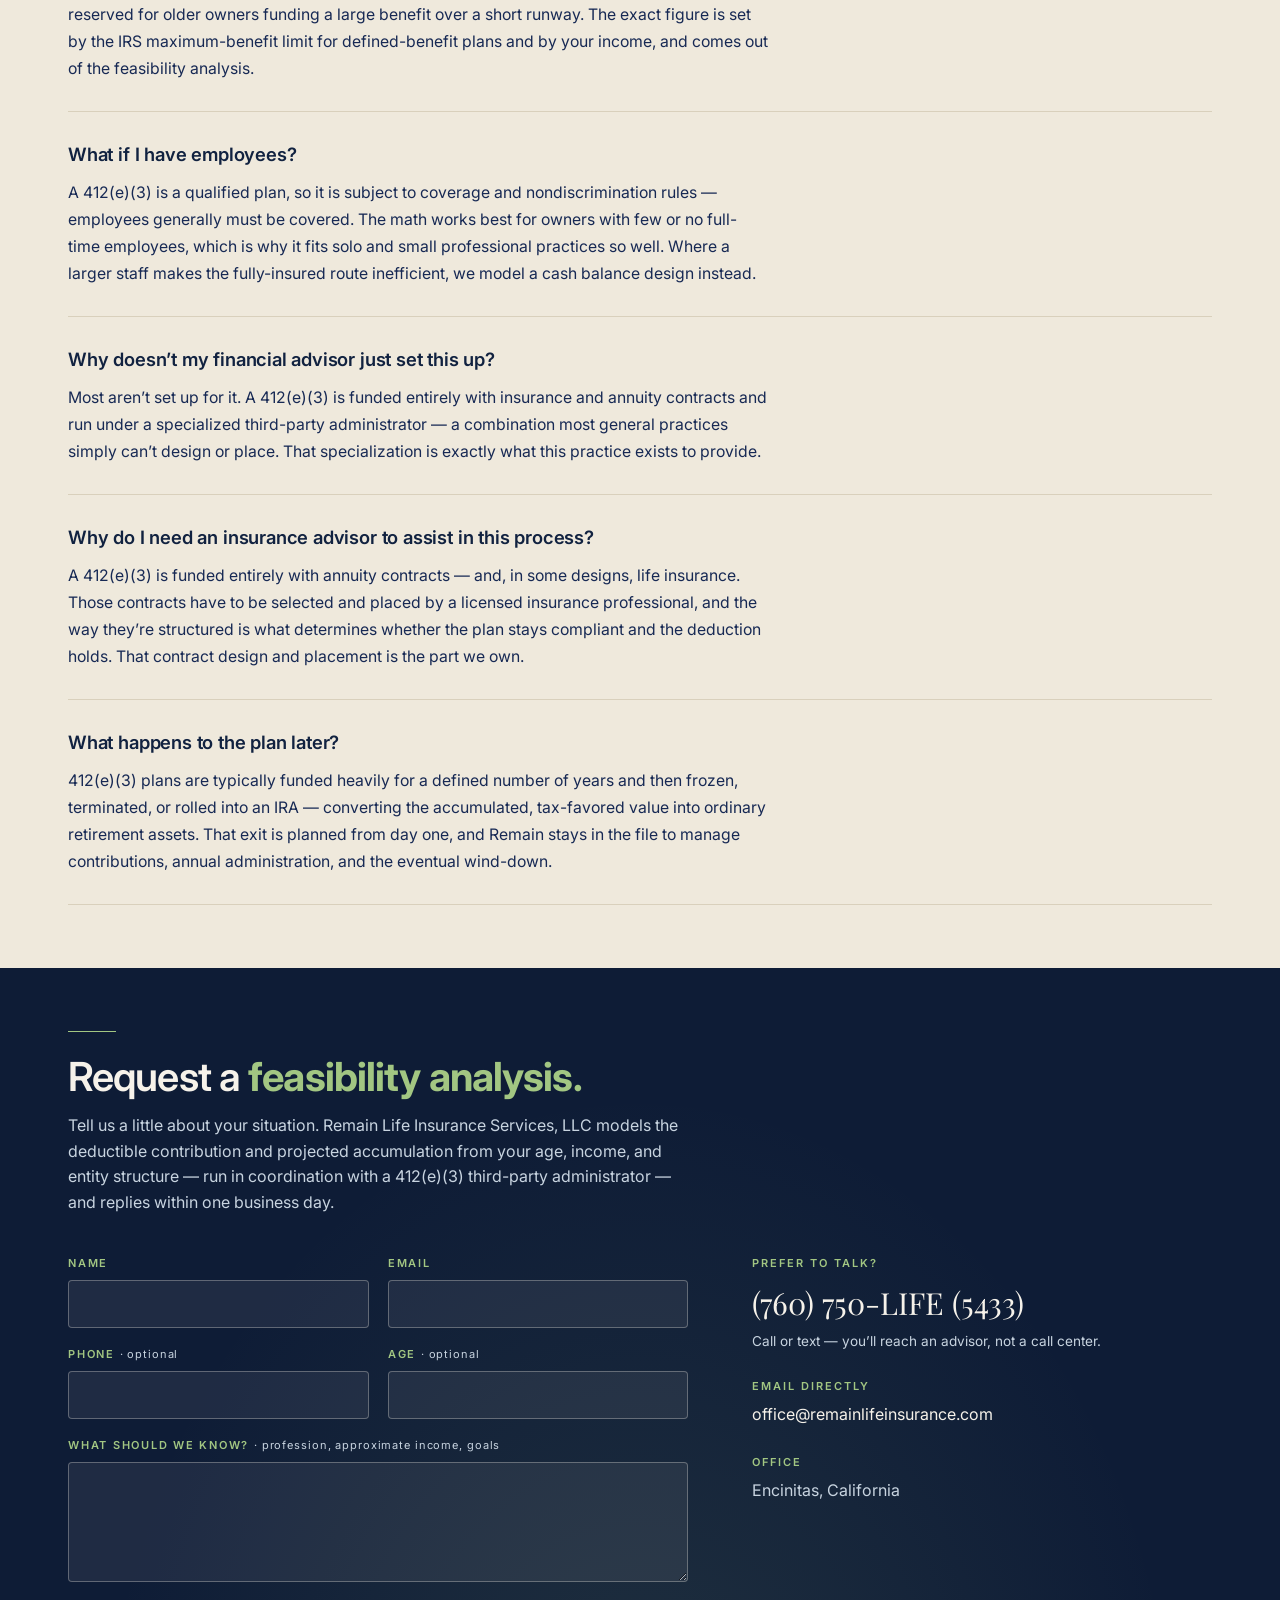
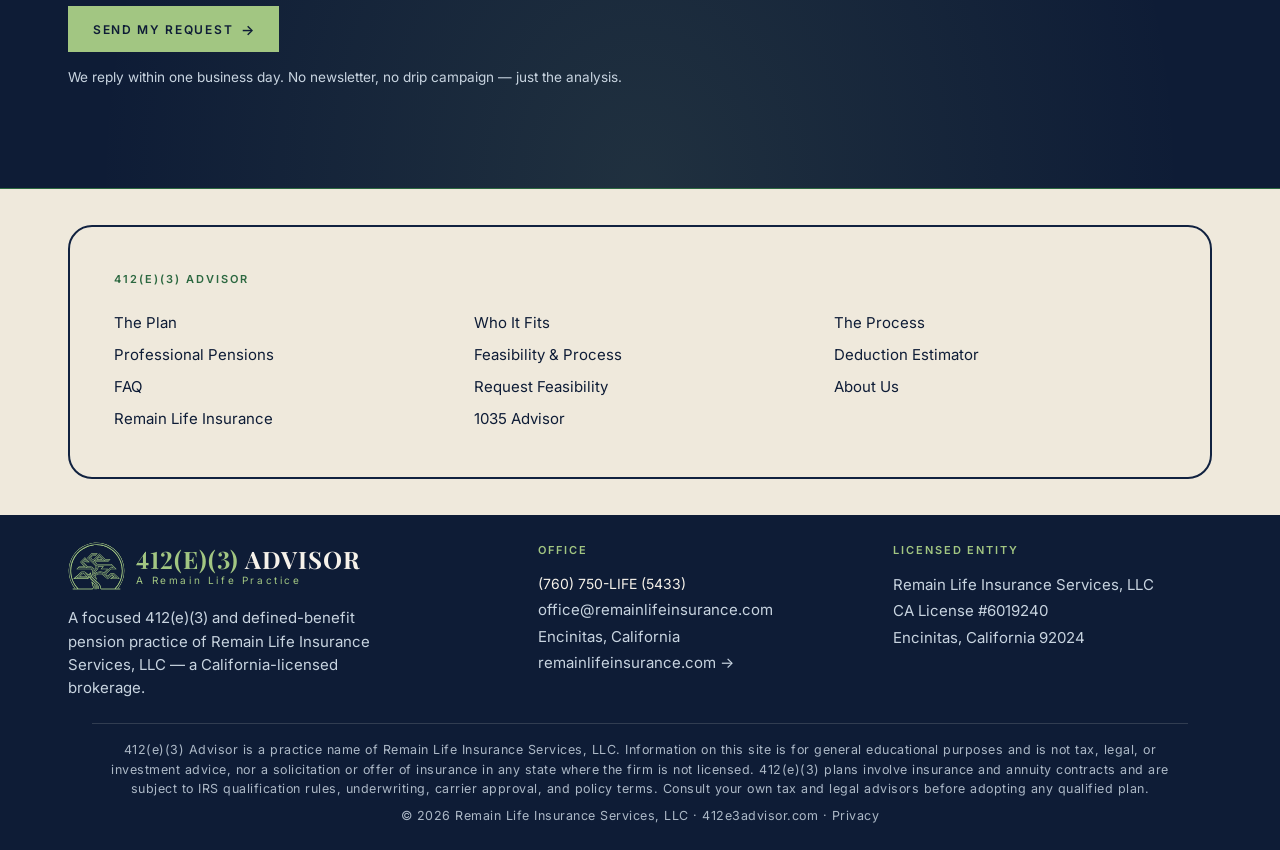
<file: index_1.html>
<!doctype html>
<html lang="en">
<head>
<script>document.documentElement.classList.add('js');</script>
<meta charset="UTF-8" />
<meta name="viewport" content="width=device-width, initial-scale=1.0" />
<!-- Google tag (gtag.js) -->
<script async src="https://www.googletagmanager.com/gtag/js?id=G-G8LLZYV89B"></script>
<script>
  window.dataLayer = window.dataLayer || [];
  function gtag(){dataLayer.push(arguments);}
  gtag('js', new Date());
  gtag('config', 'G-G8LLZYV89B');
  gtag('config', 'AW-18242442326');
</script>

<link rel="icon" type="image/png" sizes="32x32" href="/favicon-32.png" />
<link rel="apple-touch-icon" sizes="180x180" href="/apple-touch-icon.png" />
<title>412(e)(3) Advisor &mdash; Fully-Insured Defined-Benefit Pension Plans</title>
<meta name="description" content="A 412(e)(3) is an IRS-qualified, fully-insured defined-benefit plan with some of the highest deductible contributions in the code — frequently $100,000 to $400,000+ a year for high-income solo practitioners, versus $72,000 for a SEP or solo 401(k) in 2026. A Remain Life practice." />
<link rel="canonical" href="https://412e3advisor.com/" />
<meta name="robots" content="index, follow" />
<meta property="og:type" content="website" />
<meta property="og:site_name" content="412(e)(3) Advisor" />
<meta property="og:title" content="412(e)(3) Advisor — Fully-Insured Defined-Benefit Pension Plans" />
<meta property="og:description" content="An IRS-qualified, fully-insured defined-benefit plan with some of the highest deductible contributions in the code. Feasibility analysis run directly by Remain Life." />
<meta property="og:url" content="https://412e3advisor.com/" />
<meta property="og:image" content="https://412e3advisor.com/og-image.png" />
<meta property="og:image:width" content="1200" />
<meta property="og:image:height" content="630" />
<meta property="og:image:alt" content="412(e)(3) Advisor — a fully-insured defined-benefit pension practice of Remain Life." />
<meta property="og:locale" content="en_US" />
<meta name="twitter:card" content="summary_large_image" />
<meta name="twitter:title" content="412(e)(3) Advisor — Fully-Insured Defined-Benefit Pension Plans" />
<meta name="twitter:description" content="Among the highest deductible contributions in the qualified-plan code. A 412(e)(3) feasibility analysis run directly by Remain Life." />
<meta name="twitter:image" content="https://412e3advisor.com/og-image.png" />
<meta name="twitter:image:alt" content="412(e)(3) Advisor — a fully-insured defined-benefit pension practice of Remain Life." />

<link rel="preconnect" href="https://fonts.googleapis.com" />
<link rel="preconnect" href="https://fonts.gstatic.com" crossorigin />
<link href="https://fonts.googleapis.com/css2?family=Cormorant+Garamond:ital,wght@0,400;0,500;0,600;1,400&family=Inter:wght@300;400;500;600;700&display=swap" rel="stylesheet" />

<script type="application/ld+json">
{
  "@context": "https://schema.org",
  "@type": "FinancialService",
  "name": "412(e)(3) Advisor — a practice of Remain Life Insurance Services, LLC",
  "description": "412(e)(3) fully-insured defined-benefit pension plan design, feasibility analysis, and implementation for high-income solo practitioners and closely-held businesses.",
  "url": "https://412e3advisor.com/",
  "telephone": "+1-760-750-5433",
  "areaServed": { "@type": "State", "name": "California" },
  "sameAs": ["https://remainlifeinsurance.com/"],
  "parentOrganization": {
    "@type": "Organization",
    "name": "Remain Life Insurance Services, LLC",
    "url": "https://remainlifeinsurance.com/"
  },
  "address": {
    "@type": "PostalAddress",
    "addressLocality": "Encinitas",
    "addressRegion": "CA",
    "postalCode": "92024",
    "addressCountry": "US"
  }
}
</script>
<script type="application/ld+json">
{
  "@context": "https://schema.org",
  "@type": "FAQPage",
  "mainEntity": [
    {
      "@type": "Question",
      "name": "What is a 412(e)(3) plan?",
      "acceptedAnswer": { "@type": "Answer", "text": "A 412(e)(3) is an IRS-qualified defined-benefit pension plan funded entirely with guaranteed life insurance and annuity contracts. Because the benefit is contractually guaranteed by the underlying products rather than projected from market returns, the IRS permits some of the highest deductible employer contributions in the qualified-plan code." }
    },
    {
      "@type": "Question",
      "name": "How much can I actually deduct?",
      "acceptedAnswer": { "@type": "Answer", "text": "Far more than the plans most owners already know. A SEP-IRA or solo 401(k) caps out at $72,000 a year in 2026 ($80,000 in a solo 401(k) with the age-50 catch-up). A 412(e)(3) can deduct well past that — commonly $100,000 to $400,000+ per year, with the high end reserved for older owners funding a large benefit over a short runway. The exact figure is set by the IRS maximum-benefit limit for defined-benefit plans and by your income, and comes out of the feasibility analysis." }
    },
    {
      "@type": "Question",
      "name": "What if I have employees?",
      "acceptedAnswer": { "@type": "Answer", "text": "A 412(e)(3) is a qualified plan, so it is subject to coverage and nondiscrimination rules — employees generally must be covered. The math works best for owners with few or no full-time employees, which is why it fits solo and small professional practices so well. Where a larger staff makes the fully-insured route inefficient, we model a cash balance design instead." }
    },
    {
      "@type": "Question",
      "name": "Why doesn't my financial advisor just set this up?",
      "acceptedAnswer": { "@type": "Answer", "text": "Most aren't set up for it. A 412(e)(3) is funded entirely with insurance and annuity contracts and run under a specialized third-party administrator — a combination most general practices simply can't design or place. That specialization is exactly what this practice exists to provide." }
    },
    {
      "@type": "Question",
      "name": "Why do I need an insurance advisor to assist in this process?",
      "acceptedAnswer": { "@type": "Answer", "text": "A 412(e)(3) is funded entirely with annuity contracts — and, in some designs, life insurance. Those contracts have to be selected and placed by a licensed insurance professional, and the way they're structured is what determines whether the plan stays compliant and the deduction holds. That contract design and placement is the part we own." }
    },
    {
      "@type": "Question",
      "name": "What happens to the plan later?",
      "acceptedAnswer": { "@type": "Answer", "text": "412(e)(3) plans are typically funded heavily for a defined number of years and then frozen, terminated, or rolled into an IRA — converting the accumulated, tax-favored value into ordinary retirement assets. That exit is planned from day one, and Remain stays in the file to manage contributions, annual administration, and the eventual wind-down." }
    },
    {
      "@type": "Question",
      "name": "Is a 412(e)(3) the same as the old 412(i) plan?",
      "acceptedAnswer": { "@type": "Answer", "text": "Yes — 412(e)(3) is the current code section for what was formerly 412(i). The structure is fully legitimate and IRS-sanctioned. The abuses of the early 2000s involved aggressive, poorly disclosed designs that the IRS later prohibited. A properly designed, conservatively funded 412(e)(3) with clean disclosures avoids all of that." }
    },
    {
      "@type": "Question",
      "name": "Who is a 412(e)(3) plan right for?",
      "acceptedAnswer": { "@type": "Answer", "text": "High-income solo practitioners and closely-held business owners — dentists, physicians, attorneys, specialty groups — typically in their 50s or 60s, with few or no employees, who have maxed other retirement vehicles and want the largest possible deductible contribution in a compressed runway to retirement." }
    }
  ]
}
</script>

<link rel="stylesheet" href="/assets/site.css?v=844a607a" />
</head>

<body>

<!-- ──────────────────────── HEADER ──────────────────────── -->
<header class="site">
  <div class="container row">
    <a href="/" class="wordmark-small" aria-label="412(e)(3) Advisor — home">
      <img class="wm-mark" src="/logo-mark.png" alt="" />
      <span class="wm-text">
        <span class="wm-name"><span class="wm-num">412(e)(3)</span> <span class="wm-word">Advisor</span></span>
      </span>
    </a>
    <nav class="primary" aria-label="Primary">
      <a href="/how-it-works">The Process</a>
      <a href="/about">About</a>
      <a href="#contact" class="cta">Begin A Conversation</a>
    </nav>
    <a href="https://remainlifeinsurance.com" class="nav-assess"><span class="na-label">Remain&nbsp;Life</span><span class="na-arrow" aria-hidden="true">&rarr;</span></a>
  </div>
</header>

<main id="top">

<!-- ──────────────────────── HERO BAND ──────────────────────── -->
<section class="hero-band">
  <div class="container">
    <div class="label-row">
      <hr class="rule-gold" />
    </div>

    <h1 class="display tri-color">
      <span class="h1-kicker">412(e)(3) Fully-Insured Defined-Benefit Plans</span>
      <span class="line-1">Maximize your retirement</span>
      <span class="line-2">by maximizing</span>
      <span class="line-3">your deduction.</span>
    </h1>

    <p class="lede">
      A 412(e)(3) plan &mdash; formerly known as a 412(i) &mdash; is an IRS-qualified defined-benefit pension plan. Your business makes tax-deductible contributions to it each year, and those contributions purchase guaranteed annuity contracts &mdash; and, in some designs, life insurance &mdash; that fund your future retirement benefit. Because that benefit is guaranteed by the contracts rather than projected from market returns, the IRS allows larger deductible contributions than most other plans &mdash; often a substantial figure for a high-income owner with a short runway to retirement. Designing and running one correctly is exactly the work we focus on.
    </p>

    <div class="hero-actions">
      <a href="#what" class="btn">
        <span>How A 412(e)(3) Works</span>
        <span class="arrow">&rarr;</span>
      </a>
      <a href="#contact" class="btn btn-ghost">
        <span>Request A Feasibility Analysis</span>
        <span class="arrow">&rarr;</span>
      </a>
    </div>
  </div>
</section>

<!-- ──────────────────────── WHAT IT IS ──────────────────────── -->
<section class="define" id="what">
  <div class="container">
    <div class="section-head reveal" style="margin-bottom:0;">
      <hr class="rule-gold" />
      <h2 class="display">A pension built on <em>guarantees,</em> not projections.</h2>
      <p class="sub">It&rsquo;s the rare qualified plan where the promised benefit is locked in by contract rather than projected from market returns &mdash; which is also why it can support significantly larger deductible contributions than many traditional plans.</p>
    </div>

    <div class="prose reveal">
      <p>Most defined-benefit plans rest on an actuary&rsquo;s assumption about future investment returns. A 412(e)(3) does not. It is funded with guaranteed annuity contracts &mdash; and, in some designs, also life insurance. There are no equities and no assumed rate of return; the promised retirement benefit is backed by the contracts themselves.</p>
      <p>Because the benefit is guaranteed by contract, the plan can be funded on an accelerated schedule. For an owner with a compressed runway to retirement, that often means significantly larger deductible employer contributions than many traditional retirement plan options allow at the same age and income. The deduction comes from funding a qualified retirement plan &mdash; not from any special treatment of insurance premiums.</p>
      <p>A 412(e)(3) requires level annual contributions through retirement age, plus a third-party administrator to handle the plan document and annual filing. It is a specialized pension strategy that fits a specific kind of high-income business owner &mdash; and only when it&rsquo;s designed conservatively and funded consistently.</p>
    </div>
  </div>
</section>

<!-- ──────────────────────── METRICS ──────────────────────── -->
<section class="metrics">
  <div class="container">
    <div class="metrics-grid reveal">
      <div class="metric">
        <p class="figure">$100K&ndash;$400K+</p>
        <p class="k">Typical annual deduction</p>
        <p class="v">Versus $72K for a SEP-IRA or solo 401(k) in 2026 ($80K with the age-50 catch-up) &mdash; the exact figure is set by the IRS maximum-benefit limit and your income.</p>
      </div>
      <div class="metric">
        <p class="figure">Level</p>
        <p class="k">Annual funding</p>
        <p class="v">Funded with level annual contributions through retirement age &mdash; consistent and predictable, not market-dependent.</p>
      </div>
      <div class="metric">
        <p class="figure">100%</p>
        <p class="k">Contractually guaranteed</p>
        <p class="v">Funded with guaranteed annuity and insurance contracts &mdash; no market assumptions, no funding volatility.</p>
      </div>
    </div>
  </div>
</section>

<!-- ──────────────────────── THREE PLANS ──────────────────────── -->
<section class="paths">
  <div class="container">
    <div class="section-head reveal">
      <hr class="rule-gold" />
      <h2 class="display">Three plans. One <em>retirement to fund.</em></h2>
      <p class="sub">Three qualified-plan structures address late-career retirement funding for high earners. They differ in contribution ceilings, investment mechanics, and the buyer profile each is built for.</p>
      <p class="sub">Of the three, a 412(e)(3) allows the highest contribution limits.</p>
    </div>

    <div class="paths-box three-col reveal">

      <div class="path-col">
        <span class="path-label">Plan One<br><span class="plan-name">Traditional defined benefit plan</span></span>
        <h3>Market-funded.<br><em>Actuarial assumptions.</em></h3>
        <p class="body">
          A traditional defined-benefit plan is funded with market-based assets, with the actuary projecting investment returns to set the annual contribution. Returns are not guaranteed; market underperformance creates underfunding that the employer must make up. Contribution ceilings are real but bounded by the actuary&rsquo;s assumed returns.
        </p>
        <ul>
          <li>Funded with market-based investments</li>
          <li>Annual contributions set by actuarial assumptions</li>
          <li>Underfunding risk absorbed by the employer</li>
        </ul>
        <div class="best-for">
          <span class="k">Plan</span>
          <span class="v">Stable practices comfortable with actuarial volatility.</span>
        </div>
      </div>

      <div class="path-col">
        <span class="path-label">Plan Two<br><span class="plan-name">Cash balance plan</span></span>
        <h3>Hybrid plan.<br><em>Predictable contribution.</em></h3>
        <p class="body">
          A cash balance plan keeps the defined-benefit structure but creates individual notional accounts with a stated interest credit (typically 4&ndash;5%). Annual contributions are predictable; investment risk is shared between plan and employer. Contribution ceilings sit between a traditional defined-benefit plan and a 412(e)(3).
        </p>
        <ul>
          <li>Notional individual accounts with stated interest credit</li>
          <li>Predictable annual employer contributions</li>
          <li>Higher ceilings than a traditional defined-benefit plan, lower than 412(e)(3)</li>
        </ul>
        <div class="best-for">
          <span class="k">Plan</span>
          <span class="v">Practices wanting predictable funding and accumulation.</span>
        </div>
      </div>

      <div class="path-col feature">
        <span class="path-label">Plan Three<br><span class="plan-name">412(e)(3)</span></span>
        <h3>Fully insured.<br><em>Maximum deduction.</em></h3>
        <p class="body">
          412(e)(3) is funded entirely with insurance and annuity contracts. The plan is contractually guaranteed by the underlying products, which is why the IRS permits some of the highest deductible contributions in the qualified-plan code &mdash; well above a traditional defined-benefit plan at the same age and income.
        </p>
        <ul>
          <li>Funded only with insurance and annuity contracts</li>
          <li>Highest contribution ceilings &mdash; $100,000 to $400,000+ common</li>
          <li>Requires a third-party administrator and annual plan filing</li>
        </ul>
        <div class="best-for">
          <span class="k">Plan</span>
          <span class="v">High-income solo practitioners with compressed runways.</span>
        </div>
      </div>

    </div>
  </div>
</section>

<!-- ──────────────────────── WHO IT FITS ──────────────────────── -->
<section class="scenario" id="fit">
  <div class="container">
    <div class="section-head reveal" style="margin-bottom:0;">
      <hr class="rule-gold" />
      <h2 class="display">Who a 412(e)(3) is <em>actually built for.</em></h2>
      <p class="closing">
        If any of these describe your situation, a feasibility analysis &mdash; modeling the deductible contribution at your specific age, income, and entity structure &mdash; is the right place to find out whether 412(e)(3) is the answer.
      </p>
    </div>

    <ol class="scenario-list reveal">
      <li>
        <span class="num">i.</span>
        <span>You&rsquo;re a solo practitioner &mdash; dentist, physician, attorney, or specialty group &mdash; with consistently high taxable income and few employees.</span>
      </li>
      <li>
        <span class="num">ii.</span>
        <span>You&rsquo;re in your 50s or 60s, you&rsquo;ve maxed every other retirement vehicle, and you still feel behind on accumulation.</span>
      </li>
      <li>
        <span class="num">iii.</span>
        <span>You&rsquo;ve heard 412(e)(3) mentioned &mdash; maybe even looked into it &mdash; but it stalled because no one around you knew how to execute it.</span>
      </li>
      <li>
        <span class="num">iv.</span>
        <span>Your taxable income is high enough that a $100,000 to $400,000+ deductible contribution would materially change your tax bill.</span>
      </li>
    </ol>
  </div>
</section>

<!-- ──────────────────────── WORKED EXAMPLE ──────────────────────── -->
<section class="metrics" id="example">
  <div class="container">
    <div class="section-head reveal" style="margin-bottom:2.5rem;">
      <hr class="rule-gold" />
      <h2 class="display">What a 412(e)(3) <em>can look like.</em></h2>
      <p class="sub">Consider a 58-year-old dentist who owns her practice, has no full-time employees beyond herself, nets roughly $650,000 a year, and has about a seven-year runway to retirement. Because the plan&rsquo;s benefit is locked in by contract, she can fund &mdash; and deduct &mdash; far more than any defined-contribution plan would allow.</p>
    </div>

    <div class="metrics-grid reveal">
      <div class="metric">
        <p class="figure">~$340K</p>
        <p class="k">Annual deductible contribution</p>
        <p class="v">More than four times the $80,000 she could put into a solo 401(k) with the age-50 catch-up. It reflects the IRS&rsquo;s reduced benefit limit for a runway under ten years.</p>
      </div>
      <div class="metric">
        <p class="figure">~$150K</p>
        <p class="k">Estimated annual tax saved</p>
        <p class="v">At a combined federal and California marginal rate of about 45% on the deductible contribution.</p>
      </div>
      <div class="metric">
        <p class="figure">7 yrs</p>
        <p class="k">Funding runway</p>
        <p class="v">Level annual contributions through her planned retirement age, building a substantial guaranteed benefit.</p>
      </div>
    </div>

    <p class="closing reveal" style="margin-top:2.5rem;">
      Illustrative only. The exact deductible contribution is set by the IRS maximum-benefit limit for defined-benefit plans and your income &mdash; a feasibility analysis produces your actual numbers.
    </p>
    <div class="actions reveal" style="margin-top:1.75rem;">
      <a href="/deduction-estimator" class="btn btn-ghost"><span>Estimate Your Own Deduction</span><span class="arrow">&rarr;</span></a>
    </div>
  </div>
</section>

<!-- ──────────────────────── PROCESS ──────────────────────── -->
<section class="process" id="process">
  <div class="container">
    <div class="section-head reveal">
      <hr class="rule-gold" />
      <h2 class="display">From question to funded plan, <em>run in coordination.</em></h2>
      <p class="sub">A 412(e)(3) is engineered and modeled for your specific situation, pressure-tested for compliance, and implemented after a detailed assessment.</p>
    </div>

    <ol class="steps reveal">
      <li>
        <h3>Initial consultation</h3>
        <p>A short, no-obligation conversation about age, entity structure, income consistency, and employee census &mdash; enough to determine whether a 412(e)(3) is a viable structure for your retirement needs, or whether a cash balance or traditional defined-benefit plan is the better fit.</p>
      </li>
      <li>
        <h3>Feasibility analysis</h3>
        <p>The deductible contribution and projected accumulation are modeled from your specific age, income, and entity structure, with a side-by-side comparison to traditional defined-benefit and cash balance designs. You see real numbers before any commitment.</p>
      </li>
      <li>
        <h3>Design &amp; coordination</h3>
        <p>The plan is designed in coordination with a 412(e)(3) third-party administrator &mdash; with conservative funding and clean disclosures from the outset. Everything is reviewed before anything is filed.</p>
      </li>
      <li>
        <h3>Implementation</h3>
        <p>The business adopts the plan and sets up its trust, then the contracts are issued to the plan and the first deductible contribution is made for the tax year. Remain stays in the file for annual administration, contribution updates, and eventual plan termination or rollover.</p>
      </li>
    </ol>

    <div class="reveal" style="margin-top:2rem;">
      <a href="/how-it-works" class="btn btn-dark">
        <span>See the full process</span>
        <span class="arrow">&rarr;</span>
      </a>
    </div>
  </div>
</section>

<!-- ──────────────────────── PROFESSIONAL PENSION CALLOUT ──────────────────────── -->
<section class="callout">
  <div class="container">
    <div class="frame reveal">
      <div>
        <p class="path-label">Supporting strategy</p>
        <h2>A professional pension, <em>tuned to the practice.</em></h2>
        <p>412(e)(3) is one flavor of a broader idea: a defined-benefit pension built around a single high-earning owner. Where the fully-insured route is too narrow &mdash; younger owners, larger staff, or a need for market upside &mdash; a cash balance or hybrid professional pension often carries the same deduction-first logic with more flexibility. We model both, then recommend the structure your numbers actually support.</p>
      </div>
      <div>
        <a href="/professional-pension" class="btn">
          <span>Professional pensions</span>
          <span class="arrow">&rarr;</span>
        </a>
      </div>
    </div>
  </div>
</section>

<!-- ──────────────────────── FAQ ──────────────────────── -->
<section class="faq" id="faq">
  <div class="container">
    <div class="section-head reveal">
      <hr class="rule-gold" />
      <h2 class="display">FAQ</h2>
    </div>

    <div class="faq-list reveal">
      <div class="faq-item">
        <h3>How much can I actually deduct?</h3>
        <p>Far more than the plans most owners already know. A SEP-IRA or solo 401(k) caps out at $72,000 a year in 2026 ($80,000 in a solo 401(k) with the age-50 catch-up). A 412(e)(3) can deduct well past that &mdash; commonly $100,000 to $400,000+ per year, with the high end reserved for older owners funding a large benefit over a short runway. The exact figure is set by the IRS maximum-benefit limit for defined-benefit plans and by your income, and comes out of the feasibility analysis.</p>
      </div>
      <div class="faq-item">
        <h3>What if I have employees?</h3>
        <p>A 412(e)(3) is a qualified plan, so it is subject to coverage and nondiscrimination rules &mdash; employees generally must be covered. The math works best for owners with few or no full-time employees, which is why it fits solo and small professional practices so well. Where a larger staff makes the fully-insured route inefficient, we model a cash balance design instead.</p>
      </div>
      <div class="faq-item">
        <h3>Why doesn&rsquo;t my financial advisor just set this up?</h3>
        <p>Most aren&rsquo;t set up for it. A 412(e)(3) is funded entirely with insurance and annuity contracts and run under a specialized third-party administrator &mdash; a combination most general practices simply can&rsquo;t design or place. That specialization is exactly what this practice exists to provide.</p>
      </div>
      <div class="faq-item">
        <h3>Why do I need an insurance advisor to assist in this process?</h3>
        <p>A 412(e)(3) is funded entirely with annuity contracts &mdash; and, in some designs, life insurance. Those contracts have to be selected and placed by a licensed insurance professional, and the way they&rsquo;re structured is what determines whether the plan stays compliant and the deduction holds. That contract design and placement is the part we own.</p>
      </div>
      <div class="faq-item">
        <h3>What happens to the plan later?</h3>
        <p>412(e)(3) plans are typically funded heavily for a defined number of years and then frozen, terminated, or rolled into an IRA &mdash; converting the accumulated, tax-favored value into ordinary retirement assets. That exit is planned from day one, and Remain stays in the file to manage contributions, annual administration, and the eventual wind-down.</p>
      </div>
    </div>
  </div>
</section>

<!-- ──────────────────────── HANDOFF ─ CONTACT ──────────────────────── -->
<section class="handoff" id="contact">
  <div class="container">
    <div class="section-head reveal">
      <hr class="rule-gold" />
      <h2 class="display">Request a <em>feasibility analysis.</em></h2>
      <p class="sub">
        Tell us a little about your situation. Remain Life Insurance Services, LLC models the deductible contribution and projected accumulation from your age, income, and entity structure &mdash; run in coordination with a 412(e)(3) third-party administrator &mdash; and replies within one business day.
      </p>
    </div>

    <div class="contact-grid reveal">
      <form class="lead-form" id="lead-form" novalidate>
        <div class="lf-row two">
          <label>Name
            <input type="text" name="name" autocomplete="name" required /></label>
          <label>Email
            <input type="email" name="email" autocomplete="email" required /></label>
        </div>
        <div class="lf-row two">
          <label>Phone <span class="opt">&middot; optional</span>
            <input type="tel" name="phone" autocomplete="tel" /></label>
          <label>Age <span class="opt">&middot; optional</span>
            <input type="text" name="age" inputmode="numeric" /></label>
        </div>
        <label>What should we know? <span class="opt">&middot; profession, approximate income, goals</span>
          <textarea name="message" rows="4"></textarea></label>
        <button type="submit" class="btn"><span>Send my request</span> <span class="arrow">&rarr;</span></button>
        <p class="lf-note">We reply within one business day. No newsletter, no drip campaign &mdash; just the analysis.</p>
        <p class="lf-status" role="status" aria-live="polite"></p>
      </form>

      <aside class="contact-direct">
        <h3>Prefer to talk?</h3>
        <p class="cd-num"><a href="tel:+17607505433">(760) 750-LIFE (5433)</a></p>
        <p class="cd-sub">Call or text &mdash; you&rsquo;ll reach an advisor, not a call center.</p>
        <h3>Email directly</h3>
        <p><a href="mailto:office@remainlifeinsurance.com">office@remainlifeinsurance.com</a></p>
        <h3>Office</h3>
        <p>Encinitas, California</p>
      </aside>
    </div>
  </div>
</section>

</main>

<!-- ──────────────────────── FOOTER ──────────────────────── -->
<footer class="site">

  <div class="footer-top">
    <div class="container">
      <div class="footer-practice-frame">
        <h4 class="footer-section-label">412(e)(3) Advisor</h4>
        <nav class="footer-practice-grid" aria-label="Footer navigation">
          <a href="#what">The Plan</a>
          <a href="#fit">Who It Fits</a>
          <a href="#process">The Process</a>
          <a href="/professional-pension">Professional Pensions</a>
          <a href="/how-it-works">Feasibility &amp; Process</a>
          <a href="/deduction-estimator">Deduction Estimator</a>
          <a href="#faq">FAQ</a>
          <a href="#contact">Request Feasibility</a>
          <a href="/about">About Us</a>
          <a href="https://remainlifeinsurance.com">Remain Life Insurance</a>
          <a href="https://1035advisor.com">1035 Advisor</a>
        </nav>
      </div>
    </div>
  </div>

  <div class="footer-bottom">
    <div class="container">
      <div class="footer-info-grid">
        <div class="brand-col">
          <div class="wordmark-foot">
            <img class="wm-mark" src="/logo-mark-green.svg" alt="" />
            <span class="wm-text">
              <span class="wm-name"><span class="wm-num">412(e)(3)</span> <span class="wm-word">Advisor</span></span>
              <span class="sub">A Remain Life Practice</span>
            </span>
          </div>
          <p>A focused 412(e)(3) and defined-benefit pension practice of Remain Life Insurance Services, LLC &mdash; a California-licensed brokerage.</p>
        </div>

        <div class="info-col">
          <h4>Office</h4>
          <div class="stack">
            <a href="tel:+17607505433">(760) 750-LIFE (5433)</a>
            <a href="mailto:office@remainlifeinsurance.com">office@remainlifeinsurance.com</a>
            <p>Encinitas, California</p>
            <a href="https://remainlifeinsurance.com">remainlifeinsurance.com &rarr;</a>
          </div>
        </div>

        <div class="info-col">
          <h4>Licensed Entity</h4>
          <div class="stack">
            <p>Remain Life Insurance Services, LLC</p>
            <p>CA License #6019240</p>
            <p>Encinitas, California 92024</p>
          </div>
        </div>
      </div>

      <div class="legal">
        <p>412(e)(3) Advisor is a practice name of Remain Life Insurance Services, LLC. Information on this site is for general educational purposes and is not tax, legal, or investment advice, nor a solicitation or offer of insurance in any state where the firm is not licensed. 412(e)(3) plans involve insurance and annuity contracts and are subject to IRS qualification rules, underwriting, carrier approval, and policy terms. Consult your own tax and legal advisors before adopting any qualified plan.</p>
        <p>&copy; <span id="year">2026</span> Remain Life Insurance Services, LLC &middot; 412e3advisor.com &middot; <a href="https://remainlifeinsurance.com/privacy" style="color: inherit;">Privacy</a></p>
      </div>
    </div>
  </div>
</footer>

<script>
  document.getElementById('year').textContent = new Date().getFullYear();

  if ('IntersectionObserver' in window) {
    const io = new IntersectionObserver((entries) => {
      for (const entry of entries) {
        if (entry.isIntersecting) { entry.target.classList.add('in'); io.unobserve(entry.target); }
      }
    }, { threshold: 0.12, rootMargin: '0px 0px -40px 0px' });
    document.querySelectorAll('.reveal').forEach(el => io.observe(el));
  } else {
    document.querySelectorAll('.reveal').forEach(el => el.classList.add('in'));
  }
</script>

<script>
(function () {
  // GA4 conversion events: call/text/email taps
  if (typeof gtag !== 'function') return;
  document.addEventListener('click', function (e) {
    var a = e.target && e.target.closest && e.target.closest('a[href^="tel:"], a[href^="sms:"], a[href^="mailto:"]');
    if (!a) return;
    var h = a.getAttribute('href') || '';
    var name = h.indexOf('tel:') === 0 ? 'call_click' : h.indexOf('sms:') === 0 ? 'text_click' : 'email_click';
    gtag('event', name, { link_url: h.split('?')[0], page_path: location.pathname });
  });
})();
</script>
<script>
(function () {
  // Desktop: show phone numbers as plain text (no app launching, no gimmicks).
  var desktop = window.matchMedia('(hover: hover) and (pointer: fine)').matches && !('ontouchstart' in window);
  if (desktop) {
    document.querySelectorAll('a[href^="tel:"]').forEach(function (a) {
      var s = document.createElement('span');
      s.textContent = a.textContent;
      s.style.cssText = 'color:inherit;';
      a.replaceWith(s);
    });
  }
  // Lead form: in-page submit, no mail app required.
  var form = document.getElementById('lead-form');
  if (!form) return;
  form.addEventListener('submit', function (e) {
    e.preventDefault();
    var status = form.querySelector('.lf-status');
    var btn = form.querySelector('button');
    var data = {};
    ['name', 'email', 'phone', 'age', 'message'].forEach(function (k) {
      data[k] = (form.querySelector('[name="' + k + '"]') || {}).value || '';
    });
    if (!data.name || !data.email) {
      status.textContent = 'Please add your name and email so we can reply.';
      return;
    }
    data._subject = 'Feasibility request \u2014 412e3advisor.com';
    data._template = 'table';
    btn.disabled = true;
    status.textContent = 'Sending\u2026';
    fetch('https://formsubmit.co/ajax/1a27fe8b7f97be1c8f9723604e0c9b80', {
      method: 'POST',
      headers: { 'Content-Type': 'application/json', 'Accept': 'application/json' },
      body: JSON.stringify(data)
    }).then(function (r) { return r.json(); }).then(function () {
      form.querySelectorAll('input, textarea').forEach(function (el) { el.value = ''; });
      status.textContent = 'Thank you \u2014 your request is in. We\u2019ll reply within one business day.';
      btn.disabled = false;
      if (typeof gtag === 'function') {
        gtag('event', 'feasibility_request', { page_path: location.pathname });
        gtag('event', 'ads_conversion_About_Us_1', {});
      }
    }).catch(function () {
      status.textContent = 'Something went wrong \u2014 please email office@remainlifeinsurance.com directly.';
      btn.disabled = false;
    });
  });
})();
</script>
</body>
</html>
</file>
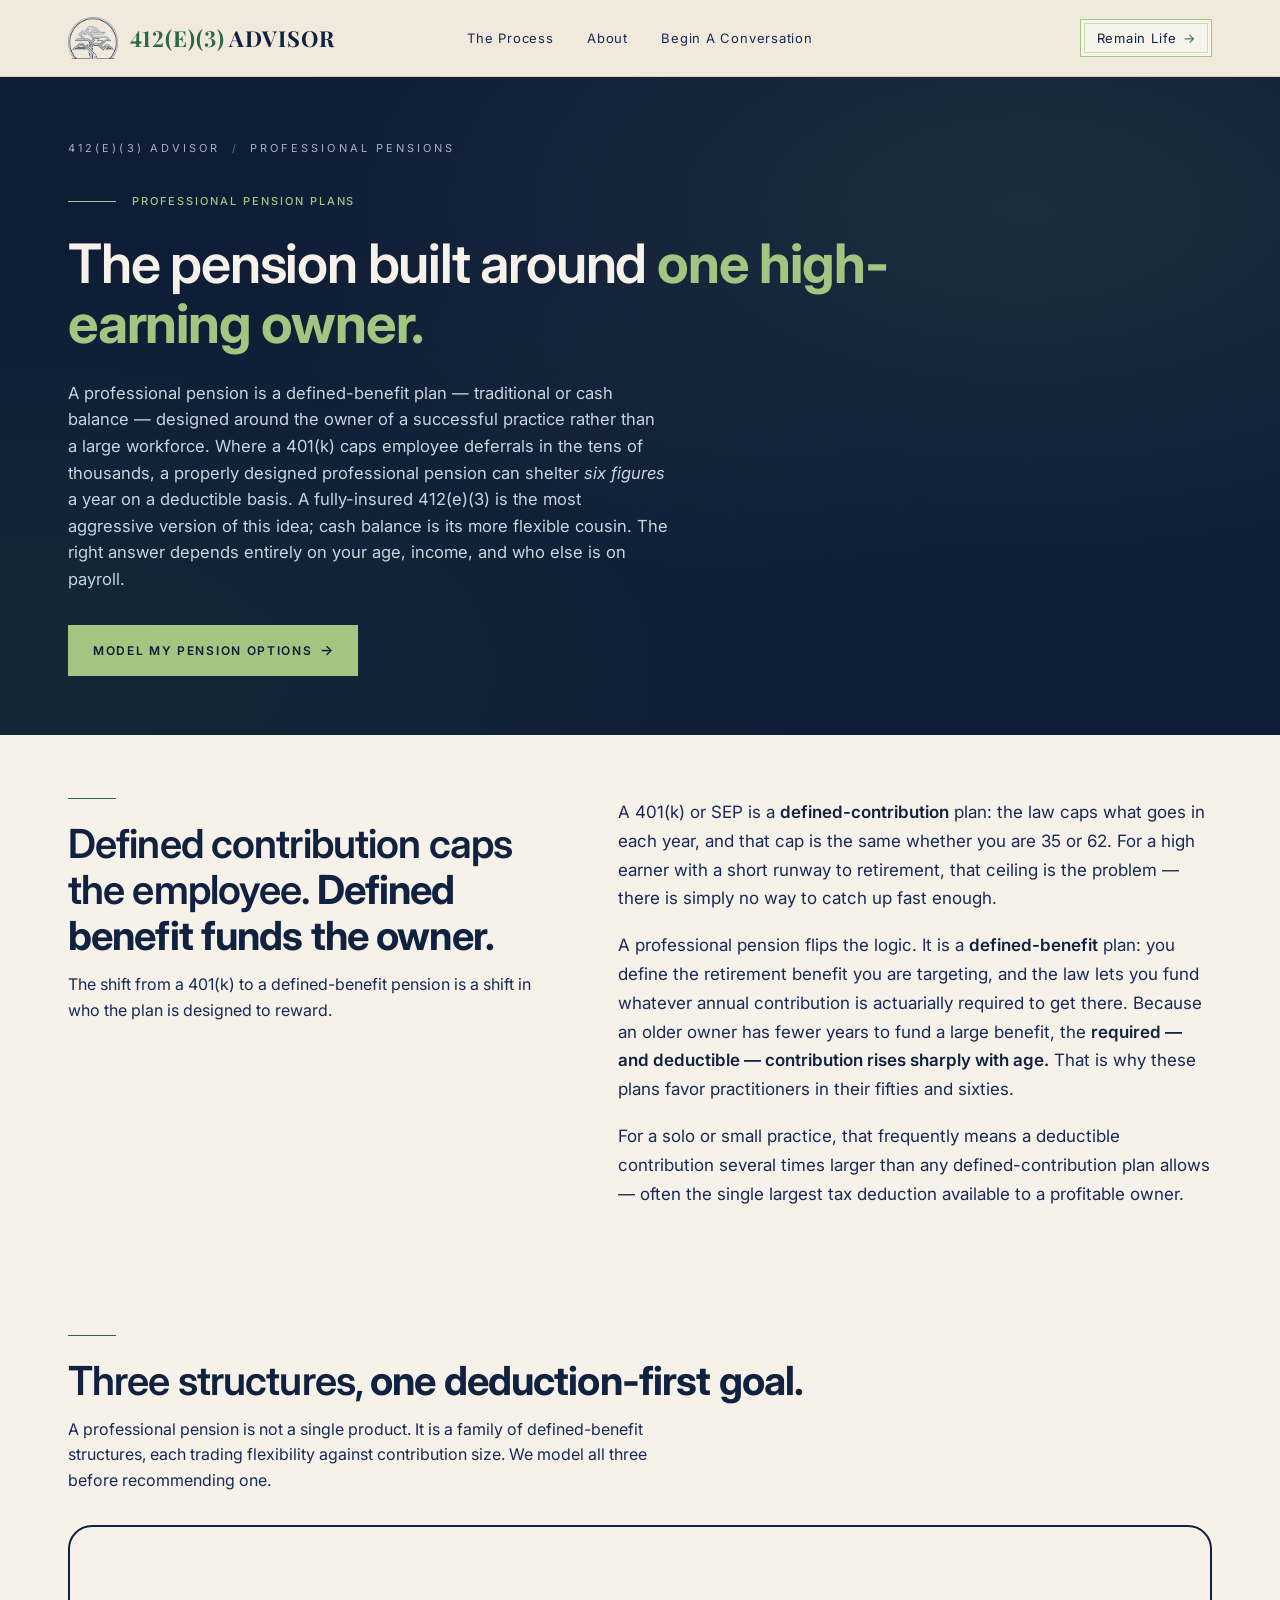
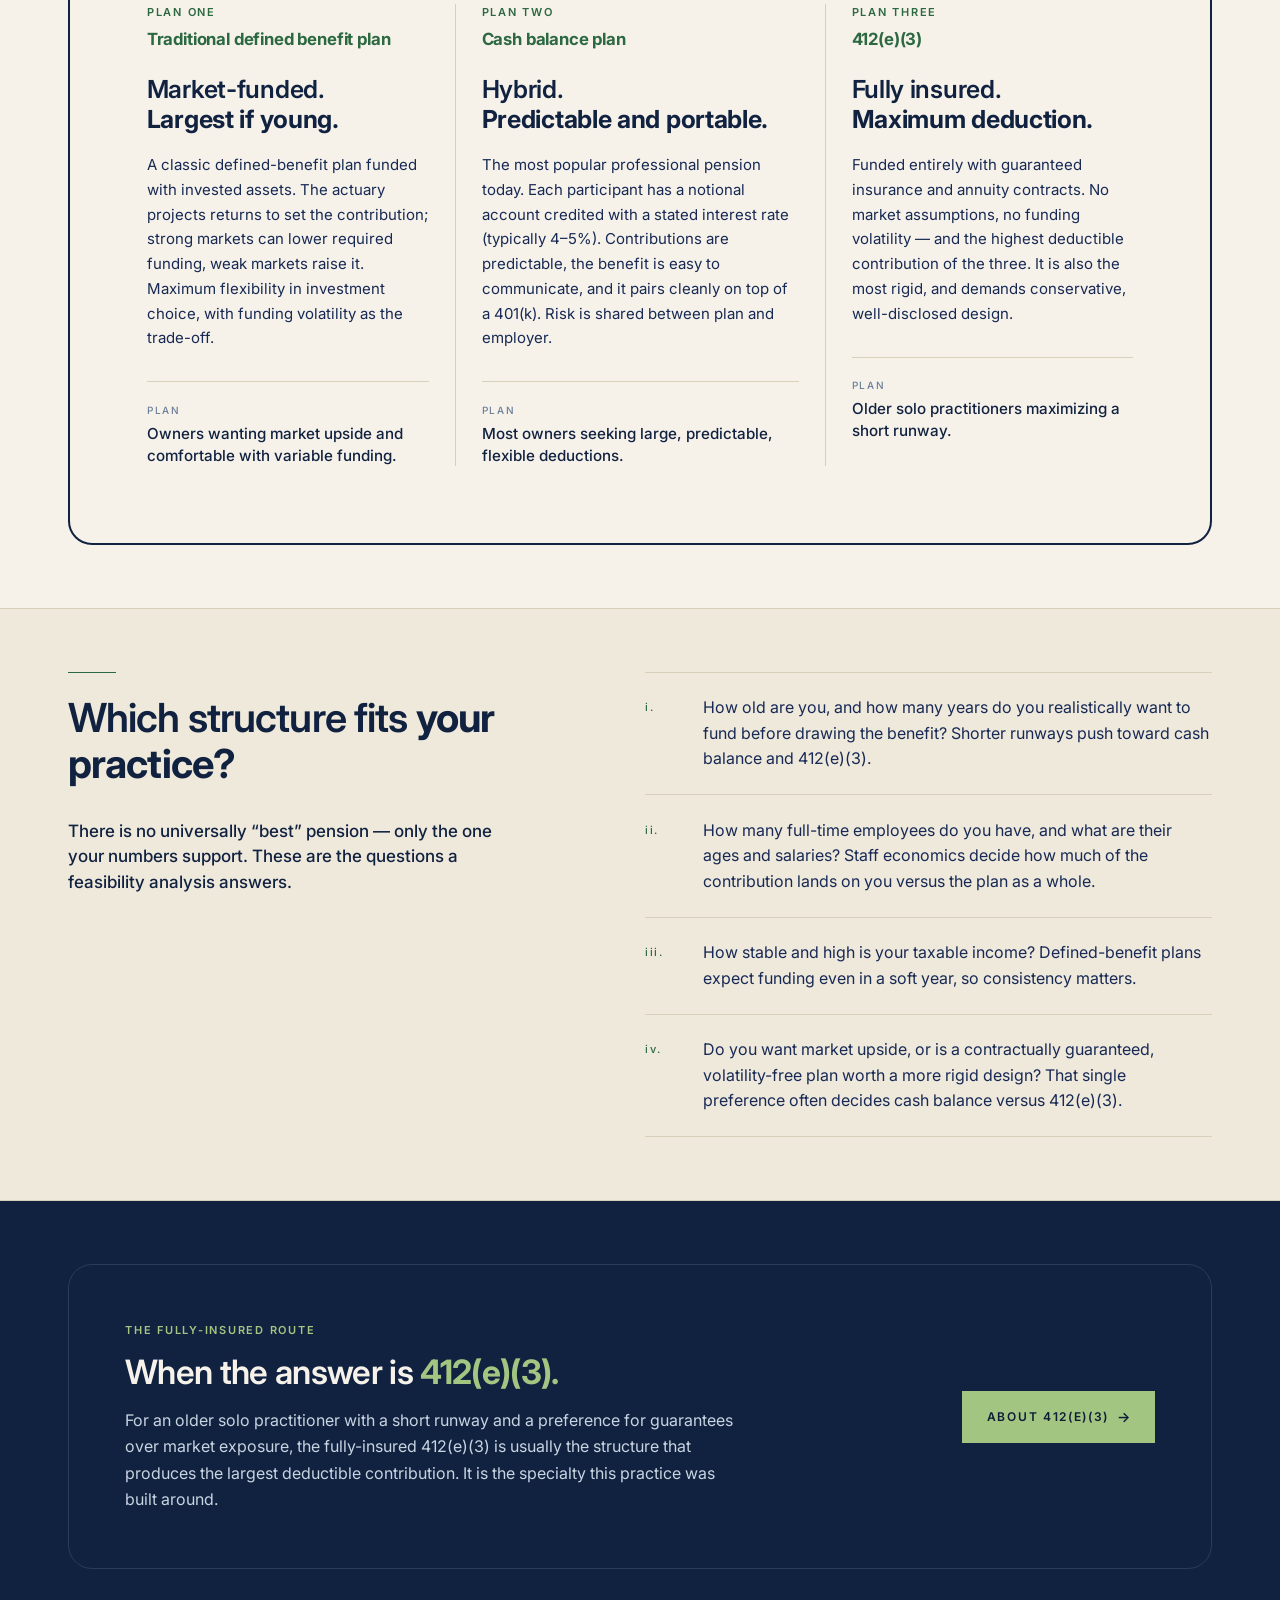
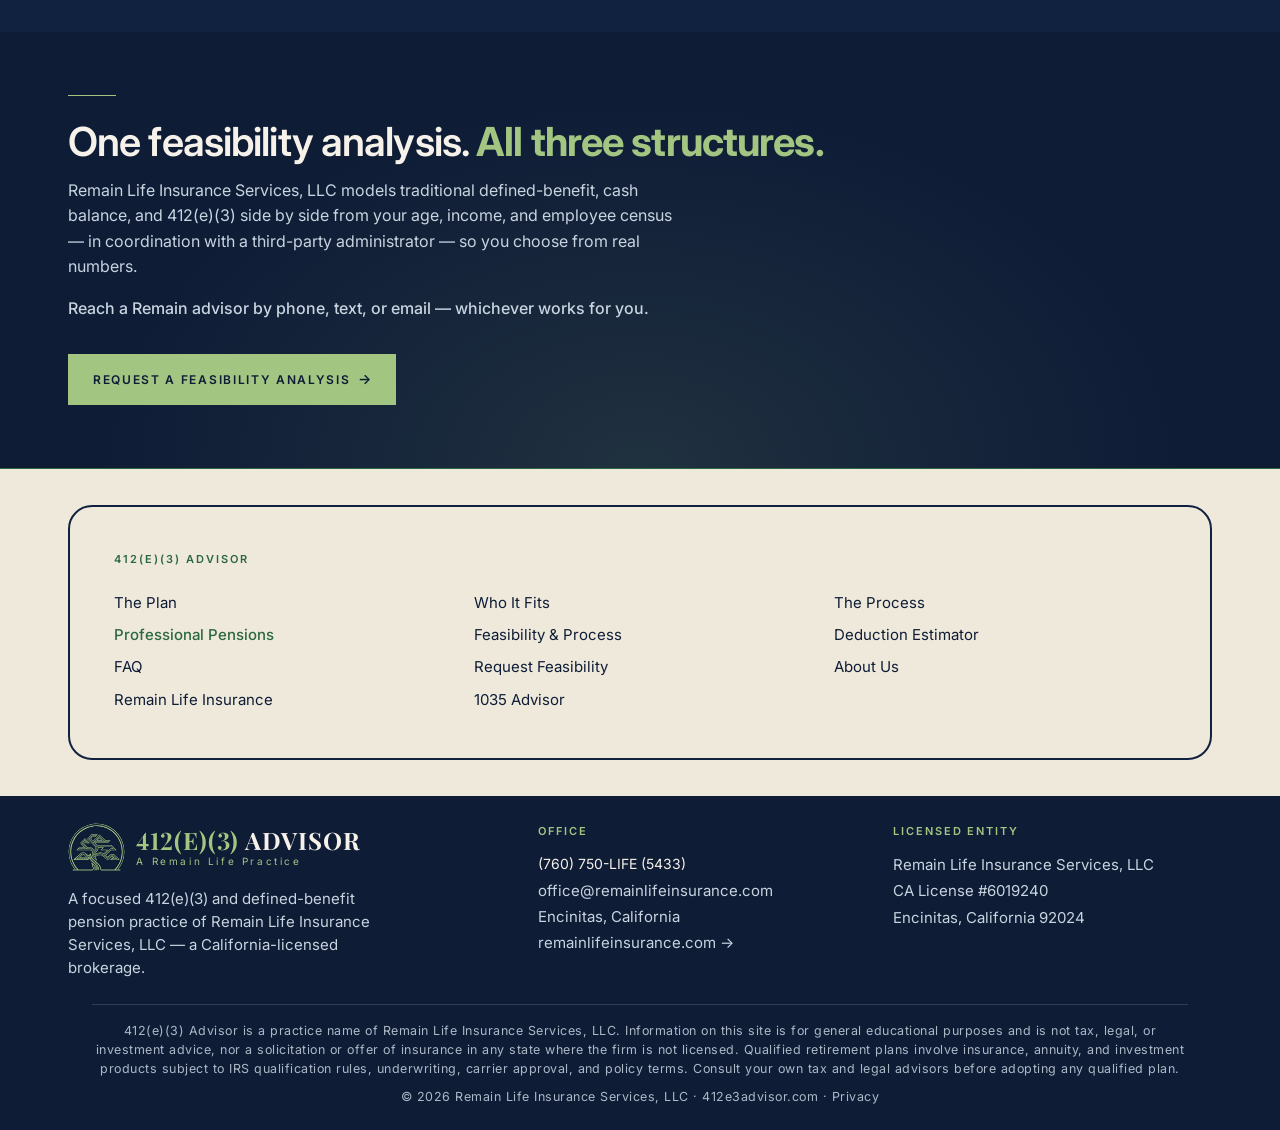
<file: professional-pension.html>
<!doctype html>
<html lang="en">
<head>
<script>document.documentElement.classList.add('js');</script>
<meta charset="UTF-8" />
<meta name="viewport" content="width=device-width, initial-scale=1.0" />
<!-- Google tag (gtag.js) -->
<script async src="https://www.googletagmanager.com/gtag/js?id=G-G8LLZYV89B"></script>
<script>
  window.dataLayer = window.dataLayer || [];
  function gtag(){dataLayer.push(arguments);}
  gtag('js', new Date());
  gtag('config', 'G-G8LLZYV89B');
  gtag('config', 'AW-18242442326');
</script>

<link rel="icon" type="image/png" sizes="32x32" href="/favicon-32.png" />
<link rel="apple-touch-icon" sizes="180x180" href="/apple-touch-icon.png" />
<title>Professional Pension Plans &mdash; Defined-Benefit &amp; Cash Balance | 412(e)(3) Advisor</title>
<meta name="description" content="A professional pension is a defined-benefit or cash balance plan built around a high-earning owner — far larger deductible contributions than a 401(k). How it compares to 412(e)(3), and which structure fits your practice." />
<link rel="canonical" href="https://412e3advisor.com/professional-pension" />
<meta name="robots" content="index, follow" />
<meta property="og:type" content="website" />
<meta property="og:site_name" content="412(e)(3) Advisor" />
<meta property="og:title" content="Professional Pension Plans — Defined-Benefit & Cash Balance" />
<meta property="og:description" content="A defined-benefit or cash balance pension built around a high-earning owner. How it compares to a fully-insured 412(e)(3), and which structure fits." />
<meta property="og:url" content="https://412e3advisor.com/professional-pension" />
<meta property="og:image" content="https://412e3advisor.com/og-image.png" />
<meta property="og:image:width" content="1200" />
<meta property="og:image:height" content="630" />
<meta property="og:image:alt" content="412(e)(3) Advisor — professional pension plans compared." />
<meta property="og:locale" content="en_US" />
<meta name="twitter:card" content="summary_large_image" />
<meta name="twitter:title" content="Professional Pension Plans — Defined-Benefit & Cash Balance" />
<meta name="twitter:description" content="A defined-benefit or cash balance pension built around a high-earning owner. How it compares to a fully-insured 412(e)(3)." />
<meta name="twitter:image" content="https://412e3advisor.com/og-image.png" />
<meta name="twitter:image:alt" content="412(e)(3) Advisor — professional pension plans compared." />

<link rel="preconnect" href="https://fonts.googleapis.com" />
<link rel="preconnect" href="https://fonts.gstatic.com" crossorigin />
<link href="https://fonts.googleapis.com/css2?family=Cormorant+Garamond:ital,wght@0,400;0,500;0,600;1,400&family=Inter:wght@300;400;500;600;700&display=swap" rel="stylesheet" />
<link rel="stylesheet" href="/assets/site.css?v=844a607a" />
<script type="application/ld+json">
{
  "@context": "https://schema.org",
  "@type": "BreadcrumbList",
  "itemListElement": [
    { "@type": "ListItem", "position": 1, "name": "412(e)(3) Advisor", "item": "https://412e3advisor.com/" },
    { "@type": "ListItem", "position": 2, "name": "Professional Pensions", "item": "https://412e3advisor.com/professional-pension" }
  ]
}
</script>
</head>

<body>

<!-- ──────────────────────── HEADER ──────────────────────── -->
<header class="site">
  <div class="container row">
    <a href="/" class="wordmark-small" aria-label="412(e)(3) Advisor — home">
      <img class="wm-mark" src="/logo-mark.png" alt="" />
      <span class="wm-text">
        <span class="wm-name"><span class="wm-num">412(e)(3)</span> <span class="wm-word">Advisor</span></span>
      </span>
    </a>
    <nav class="primary" aria-label="Primary">
      <a href="/how-it-works">The Process</a>
      <a href="/about">About</a>
      <a href="#contact" class="cta">Begin A Conversation</a>
    </nav>
    <a href="https://remainlifeinsurance.com" class="nav-assess"><span class="na-label">Remain&nbsp;Life</span><span class="na-arrow" aria-hidden="true">&rarr;</span></a>
  </div>
</header>

<main id="top">

<!-- ──────────────────────── HERO BAND ──────────────────────── -->
<section class="hero-band">
  <div class="container">
    <div class="crumb">
      <a href="/">412(e)(3) Advisor</a>
      <span class="sep">/</span>
      <span>Professional Pensions</span>
    </div>

    <div class="label-row">
      <hr class="rule-gold" />
      <span class="label">Professional Pension Plans</span>
    </div>

    <h1 class="display">
      The pension built around <em>one high-earning owner.</em>
    </h1>

    <p class="lede">
      A professional pension is a defined-benefit plan &mdash; traditional or cash balance &mdash; designed around the owner of a successful practice rather than a large workforce. Where a 401(k) caps employee deferrals in the tens of thousands, a properly designed professional pension can shelter <em>six figures</em> a year on a deductible basis. A fully-insured 412(e)(3) is the most aggressive version of this idea; cash balance is its more flexible cousin. The right answer depends entirely on your age, income, and who else is on payroll.
    </p>

    <a href="#contact" class="btn hero-band-cta" style="margin-top:2rem;">
      <span>Model my pension options</span>
      <span class="arrow">&rarr;</span>
    </a>
  </div>
</section>

<!-- ──────────────────────── DEFINE ──────────────────────── -->
<section class="define">
  <div class="container">
    <div class="section-head reveal" style="margin-bottom:0;">
      <hr class="rule-gold" />
      <h2 class="display">Defined contribution caps the employee. <em>Defined benefit funds the owner.</em></h2>
      <p class="sub">The shift from a 401(k) to a defined-benefit pension is a shift in who the plan is designed to reward.</p>
    </div>

    <div class="prose reveal">
      <p>A 401(k) or SEP is a <strong>defined-contribution</strong> plan: the law caps what goes in each year, and that cap is the same whether you are 35 or 62. For a high earner with a short runway to retirement, that ceiling is the problem &mdash; there is simply no way to catch up fast enough.</p>
      <p>A professional pension flips the logic. It is a <strong>defined-benefit</strong> plan: you define the retirement benefit you are targeting, and the law lets you fund whatever annual contribution is actuarially required to get there. Because an older owner has fewer years to fund a large benefit, the <strong>required &mdash; and deductible &mdash; contribution rises sharply with age.</strong> That is why these plans favor practitioners in their fifties and sixties.</p>
      <p>For a solo or small practice, that frequently means a deductible contribution several times larger than any defined-contribution plan allows &mdash; often the single largest tax deduction available to a profitable owner.</p>
    </div>
  </div>
</section>

<!-- ──────────────────────── THREE STRUCTURES ──────────────────────── -->
<section class="paths">
  <div class="container">
    <div class="section-head reveal">
      <hr class="rule-gold" />
      <h2 class="display">Three structures, <em>one deduction-first goal.</em></h2>
      <p class="sub">A professional pension is not a single product. It is a family of defined-benefit structures, each trading flexibility against contribution size. We model all three before recommending one.</p>
    </div>

    <div class="paths-box three-col reveal">
      <div class="path-col">
        <span class="path-label">Plan One<br><span class="plan-name">Traditional defined benefit plan</span></span>
        <h3>Market-funded.<br><em>Largest if young.</em></h3>
        <p class="body">A classic defined-benefit plan funded with invested assets. The actuary projects returns to set the contribution; strong markets can lower required funding, weak markets raise it. Maximum flexibility in investment choice, with funding volatility as the trade-off.</p>
        <div class="best-for"><span class="k">Plan</span><span class="v">Owners wanting market upside and comfortable with variable funding.</span></div>
      </div>
      <div class="path-col">
        <span class="path-label">Plan Two<br><span class="plan-name">Cash balance plan</span></span>
        <h3>Hybrid.<br><em>Predictable and portable.</em></h3>
        <p class="body">The most popular professional pension today. Each participant has a notional account credited with a stated interest rate (typically 4&ndash;5%). Contributions are predictable, the benefit is easy to communicate, and it pairs cleanly on top of a 401(k). Risk is shared between plan and employer.</p>
        <div class="best-for"><span class="k">Plan</span><span class="v">Most owners seeking large, predictable, flexible deductions.</span></div>
      </div>
      <div class="path-col feature">
        <span class="path-label">Plan Three<br><span class="plan-name">412(e)(3)</span></span>
        <h3>Fully insured.<br><em>Maximum deduction.</em></h3>
        <p class="body">Funded entirely with guaranteed insurance and annuity contracts. No market assumptions, no funding volatility &mdash; and the highest deductible contribution of the three. It is also the most rigid, and demands conservative, well-disclosed design.</p>
        <div class="best-for"><span class="k">Plan</span><span class="v">Older solo practitioners maximizing a short runway.</span></div>
      </div>
    </div>
  </div>
</section>

<!-- ──────────────────────── WHEN WHICH ──────────────────────── -->
<section class="scenario">
  <div class="container">
    <div class="section-head reveal" style="margin-bottom:0;">
      <hr class="rule-gold" />
      <h2 class="display">Which structure fits <em>your practice?</em></h2>
      <p class="closing">There is no universally &ldquo;best&rdquo; pension &mdash; only the one your numbers support. These are the questions a feasibility analysis answers.</p>
    </div>

    <ol class="scenario-list reveal">
      <li><span class="num">i.</span><span>How old are you, and how many years do you realistically want to fund before drawing the benefit? Shorter runways push toward cash balance and 412(e)(3).</span></li>
      <li><span class="num">ii.</span><span>How many full-time employees do you have, and what are their ages and salaries? Staff economics decide how much of the contribution lands on you versus the plan as a whole.</span></li>
      <li><span class="num">iii.</span><span>How stable and high is your taxable income? Defined-benefit plans expect funding even in a soft year, so consistency matters.</span></li>
      <li><span class="num">iv.</span><span>Do you want market upside, or is a contractually guaranteed, volatility-free plan worth a more rigid design? That single preference often decides cash balance versus 412(e)(3).</span></li>
    </ol>
  </div>
</section>

<!-- ──────────────────────── BACK TO 412e3 CALLOUT ──────────────────────── -->
<section class="callout">
  <div class="container">
    <div class="frame reveal">
      <div>
        <p class="path-label">The fully-insured route</p>
        <h2>When the answer is <em>412(e)(3).</em></h2>
        <p>For an older solo practitioner with a short runway and a preference for guarantees over market exposure, the fully-insured 412(e)(3) is usually the structure that produces the largest deductible contribution. It is the specialty this practice was built around.</p>
      </div>
      <div>
        <a href="/" class="btn"><span>About 412(e)(3)</span><span class="arrow">&rarr;</span></a>
      </div>
    </div>
  </div>
</section>

<!-- ──────────────────────── HANDOFF ──────────────────────── -->
<section class="handoff" id="contact">
  <div class="container">
    <div class="section-head reveal">
      <hr class="rule-gold" />
      <h2 class="display">One feasibility analysis. <em>All three structures.</em></h2>
      <p class="sub">Remain Life Insurance Services, LLC models traditional defined-benefit, cash balance, and 412(e)(3) side by side from your age, income, and employee census &mdash; in coordination with a third-party administrator &mdash; so you choose from real numbers.</p>
      <p class="sub closing-line">Reach a Remain advisor by phone, text, or email &mdash; whichever works for you.</p>
    </div>
    <div class="actions reveal">
      <a href="/#contact" class="btn"><span>Request a feasibility analysis</span><span class="arrow">&rarr;</span></a>
    </div>
  </div>
</section>

</main>

<!-- ──────────────────────── FOOTER ──────────────────────── -->
<footer class="site">
  <div class="footer-top">
    <div class="container">
      <div class="footer-practice-frame">
        <h4 class="footer-section-label">412(e)(3) Advisor</h4>
        <nav class="footer-practice-grid" aria-label="Footer navigation">
          <a href="/#what">The Plan</a>
          <a href="/#fit">Who It Fits</a>
          <a href="/#process">The Process</a>
          <a href="/professional-pension" class="current">Professional Pensions</a>
          <a href="/how-it-works">Feasibility &amp; Process</a>
          <a href="/deduction-estimator">Deduction Estimator</a>
          <a href="/#faq">FAQ</a>
          <a href="/#contact">Request Feasibility</a>
          <a href="/about">About Us</a>
          <a href="https://remainlifeinsurance.com">Remain Life Insurance</a>
          <a href="https://1035advisor.com">1035 Advisor</a>
        </nav>
      </div>
    </div>
  </div>
  <div class="footer-bottom">
    <div class="container">
      <div class="footer-info-grid">
        <div class="brand-col">
          <div class="wordmark-foot">
            <img class="wm-mark" src="/logo-mark-green.svg" alt="" />
            <span class="wm-text">
              <span class="wm-name"><span class="wm-num">412(e)(3)</span> <span class="wm-word">Advisor</span></span>
              <span class="sub">A Remain Life Practice</span>
            </span>
          </div>
          <p>A focused 412(e)(3) and defined-benefit pension practice of Remain Life Insurance Services, LLC &mdash; a California-licensed brokerage.</p>
        </div>
        <div class="info-col">
          <h4>Office</h4>
          <div class="stack">
            <a href="tel:+17607505433">(760) 750-LIFE (5433)</a>
            <a href="mailto:office@remainlifeinsurance.com">office@remainlifeinsurance.com</a>
            <p>Encinitas, California</p>
            <a href="https://remainlifeinsurance.com">remainlifeinsurance.com &rarr;</a>
          </div>
        </div>
        <div class="info-col">
          <h4>Licensed Entity</h4>
          <div class="stack">
            <p>Remain Life Insurance Services, LLC</p>
            <p>CA License #6019240</p>
            <p>Encinitas, California 92024</p>
          </div>
        </div>
      </div>
      <div class="legal">
        <p>412(e)(3) Advisor is a practice name of Remain Life Insurance Services, LLC. Information on this site is for general educational purposes and is not tax, legal, or investment advice, nor a solicitation or offer of insurance in any state where the firm is not licensed. Qualified retirement plans involve insurance, annuity, and investment products subject to IRS qualification rules, underwriting, carrier approval, and policy terms. Consult your own tax and legal advisors before adopting any qualified plan.</p>
        <p>&copy; <span id="year">2026</span> Remain Life Insurance Services, LLC &middot; 412e3advisor.com &middot; <a href="https://remainlifeinsurance.com/privacy" style="color: inherit;">Privacy</a></p>
      </div>
    </div>
  </div>
</footer>

<script>
  document.getElementById('year').textContent = new Date().getFullYear();
  if ('IntersectionObserver' in window) {
    const io = new IntersectionObserver((entries) => {
      for (const entry of entries) {
        if (entry.isIntersecting) { entry.target.classList.add('in'); io.unobserve(entry.target); }
      }
    }, { threshold: 0.12, rootMargin: '0px 0px -40px 0px' });
    document.querySelectorAll('.reveal').forEach(el => io.observe(el));
  } else {
    document.querySelectorAll('.reveal').forEach(el => el.classList.add('in'));
  }
</script>

<script>
(function () {
  // GA4 conversion events: call/text/email taps
  if (typeof gtag !== 'function') return;
  document.addEventListener('click', function (e) {
    var a = e.target && e.target.closest && e.target.closest('a[href^="tel:"], a[href^="sms:"], a[href^="mailto:"]');
    if (!a) return;
    var h = a.getAttribute('href') || '';
    var name = h.indexOf('tel:') === 0 ? 'call_click' : h.indexOf('sms:') === 0 ? 'text_click' : 'email_click';
    gtag('event', name, { link_url: h.split('?')[0], page_path: location.pathname });
  });
})();
</script>
<script>
(function () {
  // Desktop: show phone numbers as plain text (no app launching).
  var desktop = window.matchMedia('(hover: hover) and (pointer: fine)').matches && !('ontouchstart' in window);
  if (!desktop) return;
  document.querySelectorAll('a[href^="tel:"]').forEach(function (a) {
    var s = document.createElement('span');
    s.textContent = a.textContent;
    a.replaceWith(s);
  });
})();
</script>
</body>
</html>
</file>
<file: assets/site.css>
/* ============================================================================
   412(e)(3) Advisor — shared stylesheet
   A practice of Remain Life Insurance Services, LLC
   Built on the Remain design chassis; gold accents reskinned to forest + grass.
   ========================================================================== */

@import url('https://fonts.googleapis.com/css2?family=Playfair+Display:wght@700&display=swap');

:root {
  --navy-deep: #0E1C36;
  --navy:      #112240;
  --navy-mid:  #172954;
  --navy-soft: #2A3B5C;
  --fog:       #6B7E99;
  --fog-light: #A4B0C2;
  --mist:      #C8D4E0;

  --paper:      #F6F2EA;
  --paper-soft: #EFE9DC;
  --paper-line: #D9D0BC;

  /* Green accent family — forest + grass — in place of the Remain gold.
     Variable names retained from the Remain chassis to keep the proven
     stylesheet intact; values hold the two greens of this practice. */
  --gold:      #2C6840;  /* forest green  — accents on light backgrounds */
  --gold-soft: #A2C682;  /* grass green   — accents on dark backgrounds  */

  --serif:  'Cormorant Garamond', 'Garamond', 'Times New Roman', serif;
  --sans:   'Inter', -apple-system, BlinkMacSystemFont, 'Segoe UI', sans-serif;
  --label:  'Inter', sans-serif;

  --max: 1240px;
  --pad: clamp(1.5rem, 4vw, 3rem);
}

*, *::before, *::after { box-sizing: border-box; }
html { scroll-behavior: smooth; }

body {
  margin: 0;
  background: var(--paper);
  color: var(--navy);
  font-family: var(--sans);
  font-weight: 400;
  font-size: 16px;
  line-height: 1.6;
  -webkit-font-smoothing: antialiased;
  -moz-osx-font-smoothing: grayscale;
  text-rendering: optimizeLegibility;
}

::selection { background: var(--navy); color: var(--paper); }
a { color: inherit; text-decoration: none; }

.display { font-family: var(--sans); font-weight: 600; line-height: 1.1; letter-spacing: -0.022em; }
.display em { font-style: normal; font-weight: 700; }

.rule-gold { border: 0; height: 1px; width: 48px; background: var(--gold); margin: 0 0 1.4rem; }

.container { max-width: var(--max); margin-inline: auto; padding-inline: var(--pad); }

.label { font-family: var(--label); font-size: 11px; font-weight: 500; letter-spacing: 0.18em; text-transform: uppercase; color: var(--fog); }

/* ── Header ─────────────────────────────────────────────────────────── */
header.site {
  position: sticky; top: 0; z-index: 50;
  background: rgba(239, 233, 220, 0.92);
  backdrop-filter: saturate(180%) blur(14px);
  -webkit-backdrop-filter: saturate(180%) blur(14px);
  border-bottom: 1px solid var(--paper-line);
}
header.site .row { display: grid; grid-template-columns: 1fr auto 1fr; align-items: center; height: 76px; }
header.site .row .wordmark-small { justify-self: start; }
header.site .row nav.primary { justify-self: center; }
header.site .row .nav-assess { justify-self: end; }
.wordmark-small { display: flex; align-items: center; gap: 0.7rem; }
.wordmark-small .wm-mark { height: 42px; width: auto; display: block; flex: 0 0 auto; }
.wordmark-small .wm-text { display: flex; flex-direction: column; line-height: 1; gap: 4px; }
.wordmark-small .wm-name { font-family: 'Playfair Display', var(--serif); font-weight: 700; font-size: 22px; letter-spacing: 0.04em; color: var(--navy); text-transform: uppercase; line-height: 1; font-variant-numeric: lining-nums tabular-nums; font-feature-settings: "lnum" 1, "tnum" 1; }
.wm-name .wm-num { color: var(--gold); }
.wm-name .wm-word { color: var(--navy); }
.wordmark-small .sub { font-family: var(--label); font-size: 10px; font-weight: 500; letter-spacing: 0.22em; color: var(--fog); line-height: 1; }

nav.primary { display: flex; gap: clamp(1.2rem, 2.6vw, 2.1rem); align-items: center; }
nav.primary > a, nav.primary .dropdown-trigger {
  font-family: var(--sans); font-size: 13px; letter-spacing: 0.06em; color: var(--navy-mid);
  transition: color 220ms ease; background: none; border: 0; padding: 0.3rem 0; cursor: pointer;
}
nav.primary > a:hover, nav.primary .dropdown-trigger:hover { color: var(--gold); }
nav.primary .cta:hover { color: var(--gold); }
header.site .nav-assess {
  position: relative; display: inline-flex; align-items: center; gap: 0.45em;
  font-family: var(--sans); font-size: 13px; letter-spacing: 0.06em;
  color: var(--navy); padding: 0.5rem 0.95rem;
  border: 1px solid var(--gold-soft); background: rgba(255,255,255,0.45);
  transition: color 220ms ease, border-color 220ms ease, background 220ms ease;
}
header.site .nav-assess::after { content: ""; position: absolute; inset: 3px; border: 1px solid rgba(162,198,130,0.55); pointer-events: none; transition: border-color 220ms ease; }
header.site .nav-assess:hover { color: var(--gold); border-color: var(--gold); background: #fff; }
header.site .nav-assess:hover::after { border-color: var(--gold); }
header.site .nav-assess .na-arrow { color: var(--gold); }

@media (max-width: 860px) { header.site .row nav.primary { display: none; } }
@media (max-width: 760px) {
  header.site .nav-assess { font-size: 11px; letter-spacing: 0.03em; padding: 0.4rem 0.6rem; }
  header.site .nav-assess::after { inset: 2px; }
  .wordmark-small .wm-text .sub { display: none; }
  header.site .row { height: 64px; }
  .wordmark-small .wm-mark { height: 34px; }
  .wordmark-small .wm-name { font-size: 16px; letter-spacing: 0.03em; }
}

/* ── Hero band (navy) ───────────────────────────────────────────────── */
.hero-band { background: var(--navy-deep); color: var(--paper); padding: clamp(3rem, 7vh, 5rem) 0 clamp(3rem, 6.5vh, 4.5rem); position: relative; overflow: hidden; }
.hero-band::before {
  content: ""; position: absolute; inset: 0;
  background:
    radial-gradient(ellipse at 80% 20%, rgba(162, 198, 130, 0.10), transparent 55%),
    radial-gradient(ellipse at 0% 90%, rgba(44, 104, 64, 0.16), transparent 55%);
  pointer-events: none;
}
.hero-band .container { position: relative; }
.hero-band .crumb { display: flex; align-items: center; gap: 0.7rem; font-family: var(--label); font-size: 11px; letter-spacing: 0.28em; color: var(--fog-light); text-transform: uppercase; margin-bottom: 2.2rem; }
.hero-band .crumb a { color: var(--fog-light); transition: color 220ms ease; }
.hero-band .crumb a:hover { color: var(--gold-soft); }
.hero-band .crumb .sep { color: var(--gold-soft); opacity: 0.5; }
.hero-band .label-row { display: flex; align-items: center; gap: 1rem; margin-bottom: 1.5rem; }
.hero-band .label-row .rule-gold { background: var(--gold-soft); margin: 0; }
.hero-band .label-row .label { color: var(--gold-soft); }
.hero-band h1 { font-family: var(--sans); font-weight: 600; font-size: clamp(2rem, 4.6vw, 3.4rem); line-height: 1.1; letter-spacing: -0.022em; margin: 0 0 1.6rem; color: var(--paper); max-width: 28ch; }
.hero-band h1 em { font-style: normal; font-weight: 700; color: var(--gold-soft); }
.hero-band h1.tri-color { max-width: none; }
.hero-band h1.tri-color span { display: block; font-weight: 600; }
.hero-band h1.tri-color .h1-kicker { font-family: var(--label); font-size: clamp(11px, 1.1vw, 13px); font-weight: 500; letter-spacing: 0.18em; text-transform: uppercase; color: var(--gold-soft); margin-bottom: 1.1rem; }
.hero-band h1.tri-color .line-1 { color: var(--mist); }
.hero-band h1.tri-color .line-2 { color: var(--paper); }
.hero-band h1.tri-color .line-3 { color: var(--gold-soft); }
.hero-band .lede { color: var(--mist); font-size: clamp(1rem, 1.3vw, 1.1rem); line-height: 1.6; max-width: 60ch; margin: 0; font-weight: 400; }
.hero-actions { display: flex; flex-wrap: wrap; gap: 1rem 1.25rem; margin-top: 2rem; align-items: center; }

/* ── Section base ───────────────────────────────────────────────────── */
section { padding: clamp(3rem, 7vh, 5rem) 0; }
.section-head { margin-bottom: clamp(1.75rem, 3.5vh, 2.5rem); }
.section-head h2 { font-family: var(--sans); font-weight: 600; font-size: clamp(1.75rem, 3.6vw, 2.5rem); line-height: 1.15; letter-spacing: -0.022em; margin: 0 0 0.8rem; color: var(--navy); }
.section-head h2 em { font-style: normal; font-weight: 700; }
.section-head .sub { color: var(--navy-mid); font-size: 1rem; max-width: 62ch; margin: 0; font-weight: 400; }

/* ── Definition / prose split ───────────────────────────────────────── */
.define .container { display: grid; grid-template-columns: 1fr; gap: clamp(2rem, 5vw, 4rem); }
@media (min-width: 880px) { .define .container { grid-template-columns: 0.9fr 1.1fr; align-items: start; } }
.define .prose p { color: var(--navy-mid); font-size: 1.0625rem; line-height: 1.7; margin: 0 0 1.1rem; }
.define .prose p:last-child { margin-bottom: 0; }
.define .prose strong { color: var(--navy); font-weight: 600; }

/* ── Metrics band ───────────────────────────────────────────────────── */
.metrics { background: var(--paper-soft); border-top: 1px solid var(--paper-line); border-bottom: 1px solid var(--paper-line); }
.metrics-grid { display: grid; grid-template-columns: 1fr; gap: 0; }
@media (min-width: 720px) { .metrics-grid { grid-template-columns: repeat(3, 1fr); } }
.metric { padding: clamp(1.25rem, 3vw, 2rem) clamp(1rem, 3vw, 2.25rem); }
@media (min-width: 720px) { .metric + .metric { border-left: 1px solid var(--paper-line); } }
@media (max-width: 719px) { .metric + .metric { border-top: 1px solid var(--paper-line); } }
.metric .figure { font-family: var(--sans); font-weight: 700; font-size: clamp(2.2rem, 5vw, 3rem); line-height: 1; letter-spacing: -0.03em; color: var(--gold); margin: 0 0 0.6rem; }
.metric .k { font-family: var(--label); font-size: 11px; font-weight: 600; letter-spacing: 0.16em; text-transform: uppercase; color: var(--fog); margin: 0 0 0.4rem; }
.metric .v { color: var(--navy-mid); font-size: 0.95rem; line-height: 1.5; margin: 0; }

/* ── Two/three-path box ─────────────────────────────────────────────── */
.paths { background: var(--paper); }
.paths-box { border: 2px solid var(--navy); border-radius: 24px; padding: clamp(3rem, 6vw, 5.5rem); display: grid; grid-template-columns: 1fr; gap: clamp(2rem, 4vw, 3rem); position: relative; }
@media (min-width: 880px) {
  .paths-box { grid-template-columns: 1fr 1fr; gap: 0; }
  .paths-box.three-col { grid-template-columns: 1fr 1.2fr 1fr; }
  .paths-box.three-col .path-col { padding: 0 clamp(1rem, 2vw, 1.75rem); }
  .paths-box.three-col .path-col:first-child { padding-left: 0; }
  .paths-box.three-col .path-col:last-child { padding-right: 0; }
  .paths-box.three-col .path-col:nth-child(2) { border-left: 1px solid var(--paper-line); }
}
.path-col { display: flex; flex-direction: column; gap: 1.1rem; padding: 0; }
@media (min-width: 880px) {
  .path-col { padding: 0 clamp(1.5rem, 3vw, 2.75rem); }
  .path-col:first-child { padding-left: 0; }
  .path-col:last-child { padding-right: 0; border-left: 1px solid var(--paper-line); }
}
@media (max-width: 879px) {
  .path-col + .path-col { border-top: 1px solid var(--paper-line); padding-top: 2rem; margin-top: 0.5rem; }
}
.path-col .path-label { font-family: var(--label); font-size: 11px; font-weight: 600; letter-spacing: 0.16em; text-transform: uppercase; color: var(--gold); margin-bottom: 0.4rem; }
.path-col .path-label .plan-name { display: block; margin-top: 0.5rem; font-family: var(--sans); font-size: 1.05rem; font-weight: 700; letter-spacing: -0.01em; text-transform: none; color: var(--gold); line-height: 1.2; }
.path-col h3 { font-family: var(--sans); font-weight: 600; font-size: clamp(1.25rem, 2vw, 1.55rem); line-height: 1.25; letter-spacing: -0.012em; color: var(--navy); margin: 0; }
.path-col h3 em { font-style: normal; font-weight: 700; }
.path-col .body { color: var(--navy-mid); line-height: 1.65; font-size: 0.9375rem; margin: 0; }
.path-col ul { list-style: none; padding: 0; margin: 0.6rem 0 0.4rem; display: flex; flex-direction: column; gap: 0.5rem; }
.path-col ul li { position: relative; padding-left: 1.5rem; color: var(--navy-mid); line-height: 1.5; font-size: 0.9375rem; }
.path-col ul li::before { content: "—"; position: absolute; left: 0; top: 0; color: var(--gold); font-weight: 500; }
.path-col .best-for { margin-top: 0.8rem; padding-top: 1.2rem; border-top: 1px solid var(--paper-line); display: flex; flex-direction: column; gap: 0.35rem; }
.path-col .best-for .k { font-family: var(--label); font-size: 10px; font-weight: 500; letter-spacing: 0.18em; text-transform: uppercase; color: var(--fog); }
.path-col .best-for .v { font-family: var(--sans); font-weight: 500; font-size: 0.95rem; color: var(--navy); line-height: 1.4; }

/* ── Scenario / fit list ────────────────────────────────────────────── */
.scenario { background: var(--paper-soft); border-top: 1px solid var(--paper-line); border-bottom: 1px solid var(--paper-line); }
.scenario .container { display: grid; grid-template-columns: 1fr; gap: clamp(2rem, 5vw, 4rem); }
@media (min-width: 880px) { .scenario .container { grid-template-columns: 0.95fr 1.05fr; align-items: start; } }
.scenario-list { list-style: none; padding: 0; margin: 0; display: flex; flex-direction: column; }
.scenario-list li { display: grid; grid-template-columns: 36px 1fr; gap: 1.4rem; padding: 1.4rem 0; border-top: 1px solid var(--paper-line); color: var(--navy-mid); font-size: 1rem; line-height: 1.6; }
.scenario-list li:last-child { border-bottom: 1px solid var(--paper-line); }
.scenario-list li .num { font-family: var(--label); font-size: 11px; font-weight: 500; letter-spacing: 0.14em; color: var(--gold); padding-top: 0.25rem; }
.scenario .closing { font-family: var(--sans); font-weight: 500; color: var(--navy); font-size: 1.0625rem; line-height: 1.5; margin-top: 2rem; max-width: 42ch; }

/* ── Process steps ──────────────────────────────────────────────────── */
.process { background: var(--paper); }
.steps { list-style: none; counter-reset: step; padding: 0; margin: 0; display: grid; gap: 0; }
.steps li { counter-increment: step; display: grid; grid-template-columns: 64px 1fr; gap: clamp(1.25rem, 3vw, 2rem); padding: clamp(1.5rem, 3.5vw, 2.25rem) 0; border-top: 1px solid var(--paper-line); align-items: start; }
.steps li:last-child { border-bottom: 1px solid var(--paper-line); }
.steps li::before { content: counter(step, decimal-leading-zero); font-family: var(--label); font-weight: 600; font-size: 13px; letter-spacing: 0.1em; color: var(--gold); padding-top: 0.4rem; }
.steps li h3 { grid-column: 2; font-family: var(--sans); font-weight: 600; font-size: 1.2rem; letter-spacing: -0.01em; color: var(--navy); margin: 0 0 0.5rem; }
.steps li p { grid-column: 2; color: var(--navy-mid); font-size: 0.975rem; line-height: 1.65; margin: 0; max-width: 64ch; }
.inline-link { color: var(--gold); text-decoration: underline; text-underline-offset: 2px; transition: opacity 200ms ease; }
.inline-link:hover { opacity: 0.7; }

/* ── Supporting topic callout ───────────────────────────────────────── */
.callout { background: var(--navy); color: var(--paper); }
.callout .frame { border: 1px solid var(--navy-soft); border-radius: 24px; padding: clamp(2rem, 5vw, 3.5rem); display: grid; grid-template-columns: 1fr; gap: 1.5rem; align-items: center; }
@media (min-width: 820px) { .callout .frame { grid-template-columns: 1.4fr auto; gap: 2.5rem; } }
.callout .path-label { font-family: var(--label); font-size: 11px; font-weight: 600; letter-spacing: 0.16em; text-transform: uppercase; color: var(--gold-soft); margin: 0 0 0.8rem; }
.callout h2 { font-family: var(--sans); font-weight: 600; font-size: clamp(1.5rem, 3vw, 2.1rem); line-height: 1.2; letter-spacing: -0.02em; margin: 0 0 0.9rem; color: var(--paper); }
.callout h2 em { font-style: normal; font-weight: 700; color: var(--gold-soft); }
.callout p { color: var(--mist); font-size: 1rem; line-height: 1.65; margin: 0; max-width: 62ch; }

/* ── FAQ ────────────────────────────────────────────────────────────── */
.faq { background: var(--paper-soft); border-top: 1px solid var(--paper-line); }
.faq-list { display: flex; flex-direction: column; }
.faq-item { border-top: 1px solid var(--paper-line); padding: clamp(1.25rem, 3vw, 1.75rem) 0; }
.faq-item:last-child { border-bottom: 1px solid var(--paper-line); }
.faq-item h3 { font-family: var(--sans); font-weight: 600; font-size: 1.15rem; letter-spacing: -0.01em; color: var(--navy); margin: 0 0 0.7rem; }
.faq-item p { color: var(--navy-mid); font-size: 0.9875rem; line-height: 1.7; margin: 0; max-width: 70ch; }
.faq-item p + p { margin-top: 0.8rem; }

/* ── Credibility ────────────────────────────────────────────────────── */
.why .container { display: grid; grid-template-columns: 1fr; gap: clamp(2rem, 5vw, 3.5rem); }
@media (min-width: 880px) { .why .container { grid-template-columns: 0.85fr 1.15fr; align-items: start; } }
.why .points { display: grid; gap: 1.4rem; }
.why .point h3 { font-family: var(--sans); font-weight: 600; font-size: 1.1rem; color: var(--navy); margin: 0 0 0.4rem; }
.why .point p { color: var(--navy-mid); font-size: 0.975rem; line-height: 1.65; margin: 0; }

/* ── Handoff / contact (navy) ───────────────────────────────────────── */
.handoff { background: var(--navy-deep); color: var(--paper); position: relative; overflow: hidden; border-bottom: 1px solid var(--gold); }
.handoff::before { content: ""; position: absolute; inset: 0; background: radial-gradient(ellipse at 50% 100%, rgba(162, 198, 130, 0.12), transparent 60%); pointer-events: none; }
.handoff .container { position: relative; }
.handoff .section-head h2 { color: var(--paper); }
.handoff .section-head h2 em { color: var(--gold-soft); }
.handoff .section-head .rule-gold { background: var(--gold-soft); }
.handoff .section-head .sub { color: var(--mist); max-width: 62ch; }
.handoff .closing-line { color: var(--paper); font-weight: 500; margin-top: 1rem; }
.handoff .actions { display: flex; flex-wrap: wrap; gap: 1rem 1.5rem; margin-top: 2rem; align-items: center; }
.contact-rows { display: grid; grid-template-columns: 1fr; gap: 1.5rem 3rem; margin-top: 2.5rem; }
@media (min-width: 680px) { .contact-rows { grid-template-columns: repeat(3, auto); justify-content: start; } }
.contact-rows .c-k { font-family: var(--label); font-size: 10px; font-weight: 600; letter-spacing: 0.18em; text-transform: uppercase; color: var(--gold-soft); margin: 0 0 0.4rem; }
.contact-rows a, .contact-rows p { color: var(--paper); font-size: 1rem; margin: 0; transition: color 220ms ease; }
.contact-rows a:hover { color: var(--gold-soft); }

.external-link { text-decoration: none; border-bottom: 1px solid currentColor; transition: opacity 220ms ease; }
.external-link:hover { opacity: 0.7; }

.btn { display: inline-flex; align-items: center; gap: 0.5rem; padding: 0.85rem 1.5rem; font-family: var(--label); font-size: 12px; font-weight: 600; letter-spacing: 0.14em; text-transform: uppercase; border: 1px solid var(--gold-soft); background: var(--gold-soft); color: var(--navy-deep); transition: all 240ms ease; cursor: pointer; }
.btn:hover { background: var(--gold); border-color: var(--gold); color: var(--paper); }
.btn .arrow { transition: transform 240ms ease; font-size: 14px; letter-spacing: 0; }
.btn:hover .arrow { transform: translateX(4px); }
.btn-ghost { background: transparent; color: var(--paper); border-color: rgba(200, 212, 224, 0.35); }
.btn-ghost:hover { background: rgba(200, 212, 224, 0.08); color: var(--gold-soft); border-color: var(--gold-soft); }
.btn-dark { background: var(--navy); border-color: var(--navy); color: var(--paper); }
.btn-dark:hover { background: var(--navy-deep); border-color: var(--gold); color: var(--gold-soft); }

/* ── Footer ─────────────────────────────────────────────────────────── */
footer.site { color: var(--navy-deep); font-size: 0.875rem; }
.footer-top { background: var(--paper-soft); padding: clamp(2rem, 4vh, 3rem) 0; }
.footer-practice-frame { border: 2px solid var(--navy); border-radius: 24px; padding: clamp(2rem, 4vw, 2.75rem); }
.footer-section-label { font-family: var(--label); font-size: 11px; font-weight: 600; letter-spacing: 0.18em; text-transform: uppercase; color: var(--gold); margin: 0 0 1.2rem; }
.footer-practice-grid { display: grid; grid-template-columns: 1fr; gap: 0.2rem 1.75rem; }
@media (min-width: 600px) { .footer-practice-grid { grid-template-columns: repeat(2, 1fr); } }
@media (min-width: 900px) { .footer-practice-grid { grid-template-columns: repeat(3, 1fr); } }
.footer-practice-grid a { font-family: var(--sans); font-size: 0.9375rem; font-weight: 400; color: var(--navy-deep); line-height: 1.4; transition: color 220ms ease; padding: 0.25rem 0; display: block; }
.footer-practice-grid a:hover { color: var(--gold); }
.footer-practice-grid a.current { color: var(--gold); font-weight: 500; }

.footer-bottom { background: var(--navy-deep); padding: clamp(1.5rem, 3vh, 2rem) 0 1.5rem; color: var(--paper); }
.footer-info-grid { display: grid; grid-template-columns: 1fr; gap: 2rem; margin-bottom: 1.5rem; }
@media (min-width: 800px) { .footer-info-grid { grid-template-columns: 1.4fr 1fr 1.1fr; gap: 4rem; } }
.footer-bottom .wordmark-foot { display: flex; align-items: center; gap: 0.7rem; margin-bottom: 0.4rem; }
.footer-bottom .wordmark-foot .wm-mark { height: 48px; width: auto; display: block; flex: 0 0 auto; }
.footer-bottom .wordmark-foot .wm-text { display: flex; flex-direction: column; gap: 4px; line-height: 1; }
.footer-bottom .wordmark-foot .wm-name .wm-num { color: var(--gold-soft); }
.footer-bottom .wordmark-foot .wm-name { font-family: 'Playfair Display', var(--serif); font-size: 1.5rem; letter-spacing: 0.04em; color: var(--navy-deep); text-transform: uppercase; font-weight: 700; line-height: 1; font-variant-numeric: lining-nums tabular-nums; font-feature-settings: "lnum" 1, "tnum" 1; }
.footer-bottom .wordmark-foot .wm-name .wm-word { color: var(--paper); }
.footer-bottom .wordmark-foot .sub { font-family: var(--label); font-size: 10px; letter-spacing: 0.26em; color: var(--gold-soft); font-weight: 400; line-height: 1; }
.brand-col p { max-width: 38ch; margin: 1rem 0 0; line-height: 1.55; color: var(--mist); font-size: 0.9375rem; }
.info-col h4 { font-family: var(--label); font-size: 11px; font-weight: 600; letter-spacing: 0.18em; text-transform: uppercase; color: var(--gold-soft); margin: 0 0 0.8rem; }
.info-col .stack { display: flex; flex-direction: column; gap: 0.2rem; }
.info-col p, .info-col a { color: var(--mist); line-height: 1.55; margin: 0; font-size: 0.9375rem; transition: color 220ms ease; }
.info-col a:hover { color: var(--gold-soft); }
.footer-bottom .legal { border-top: 1px solid rgba(244, 241, 233, 0.18); margin-inline: clamp(0.5rem, 2vw, 1.5rem); padding-top: 1rem; text-align: center; color: var(--mist); font-size: 0.78rem; line-height: 1.55; letter-spacing: 0.04em; opacity: 0.85; }
.footer-bottom .legal p { margin: 0 0 0.5rem; max-width: none; }
.footer-bottom .legal p:last-child { margin-bottom: 0; }

/* ── Generic prose page (subpages) ──────────────────────────────────── */
.page { background: var(--paper); }
.page .container { max-width: 820px; }
.page h2 { font-family: var(--sans); font-weight: 600; font-size: clamp(1.5rem, 3vw, 2.1rem); line-height: 1.2; letter-spacing: -0.02em; color: var(--navy); margin: 2.5rem 0 1rem; }
.page h2:first-of-type { margin-top: 0; }
.page h3 { font-family: var(--sans); font-weight: 600; font-size: 1.2rem; color: var(--navy); margin: 1.8rem 0 0.6rem; }
.page p { color: var(--navy-mid); font-size: 1.0625rem; line-height: 1.75; margin: 0 0 1.1rem; }
.page p strong { color: var(--navy); font-weight: 600; }
.page ul { margin: 0 0 1.4rem; padding-left: 0; list-style: none; }
.page ul li { position: relative; padding-left: 1.6rem; margin-bottom: 0.6rem; color: var(--navy-mid); line-height: 1.6; }
.page ul li::before { content: "—"; position: absolute; left: 0; color: var(--gold); font-weight: 500; }

@media (prefers-reduced-motion: no-preference) {
  .js .reveal { opacity: 0; transform: translateY(12px); transition: opacity 800ms cubic-bezier(.2,.6,.2,1), transform 800ms cubic-bezier(.2,.6,.2,1); }
  .js .reveal.in { opacity: 1; transform: translateY(0); }
}

/* ── Lead form contact ─────────────────────────────────────────────── */
.contact-grid { display: grid; grid-template-columns: 1fr; gap: 3rem; margin-top: 2.5rem; }
@media (min-width: 880px) { .contact-grid { grid-template-columns: 1.35fr 1fr; gap: 4rem; } }
.lead-form label { display: block; font-family: var(--label); font-size: 11px; font-weight: 600;
  letter-spacing: 0.16em; text-transform: uppercase; color: var(--gold-soft); margin-bottom: 1.1rem; }
.lead-form .opt { color: var(--mist); font-weight: 400; letter-spacing: 0.08em; text-transform: none; }
.lead-form input, .lead-form textarea { display: block; width: 100%; margin-top: 0.45rem;
  background: rgba(244,241,233,0.07); border: 1px solid rgba(244,241,233,0.3); border-radius: 4px;
  color: var(--paper); font: 400 1rem/1.5 var(--sans); padding: 0.7rem 0.9rem; outline: none;
  transition: border-color 200ms ease; box-sizing: border-box; }
.lead-form input:focus, .lead-form textarea:focus { border-color: var(--gold-soft); }
.lead-form .lf-row.two { display: grid; grid-template-columns: 1fr; gap: 0 1.2rem; }
@media (min-width: 640px) { .lead-form .lf-row.two { grid-template-columns: 1fr 1fr; } }
.lead-form button.btn { margin-top: 0.4rem; cursor: pointer; }
.lead-form .lf-note { font-size: 0.85rem; color: var(--mist); margin: 0.9rem 0 0; line-height: 1.6; }
.lead-form .lf-status { font-size: 1rem; color: var(--gold-soft); margin: 0.9rem 0 0; min-height: 1.4em; font-weight: 500; }
.contact-direct h3 { font-family: var(--label); font-size: 11px; font-weight: 600; letter-spacing: 0.18em;
  text-transform: uppercase; color: var(--gold-soft); margin: 0 0 0.4rem; }
.contact-direct h3 + p { margin: 0 0 1.6rem; }
.contact-direct .cd-num { font-family: 'Playfair Display', var(--serif); font-size: clamp(1.5rem, 2.6vw, 1.9rem);
  color: var(--paper); margin: 0 0 0.2rem; }
.contact-direct .cd-num a { color: inherit; text-decoration: none; }
.contact-direct .cd-sub { font-size: 0.85rem; color: var(--mist); margin: 0 0 1.6rem; }
.contact-direct a { color: var(--paper); }
.contact-direct a:hover { color: var(--gold-soft); }
.contact-direct p { color: var(--mist); }

/* ── About page ─────────────────────────────────────────────────────── */
.about-section { padding: clamp(3rem, 7vh, 5rem) 0; }
.about-prose { max-width: 66ch; margin-top: 2.2rem; }
.about-prose p { font-size: 1rem; line-height: 1.75; color: var(--navy-mid); }
.about-prose a { color: var(--gold); }
.carrier-names { margin: 2.2rem 0 0; padding: 1.8rem 0;
  border-top: 1px solid var(--paper-line); border-bottom: 1px solid var(--paper-line);
  font-family: 'Playfair Display', var(--serif); font-size: clamp(1.3rem, 2.1vw, 1.6rem);
  line-height: 1.9; color: var(--navy); text-align: center; }
.carrier-names .nm { white-space: nowrap; }
.carrier-names .sep { color: var(--gold); margin: 0 0.7rem; }
.about-pull { font-family: 'Playfair Display', var(--serif); font-style: italic; font-weight: 500;
  font-size: clamp(1.3rem, 2.2vw, 1.6rem); line-height: 1.55; color: var(--navy);
  text-align: center; max-width: 46ch; margin: 2.4rem auto 0; }
.about-pull strong { color: var(--gold); font-weight: 500; }

/* ── Estimator result CTA ───────────────────────────────────────────── */
.est-cta { margin-top: 1.8rem; padding-top: 1.6rem; border-top: 1px solid var(--paper-line); }
.est-cta .est-cta-note { font-size: 0.85rem; color: var(--navy-mid); margin: 0.8rem 0 0; }
</file>
